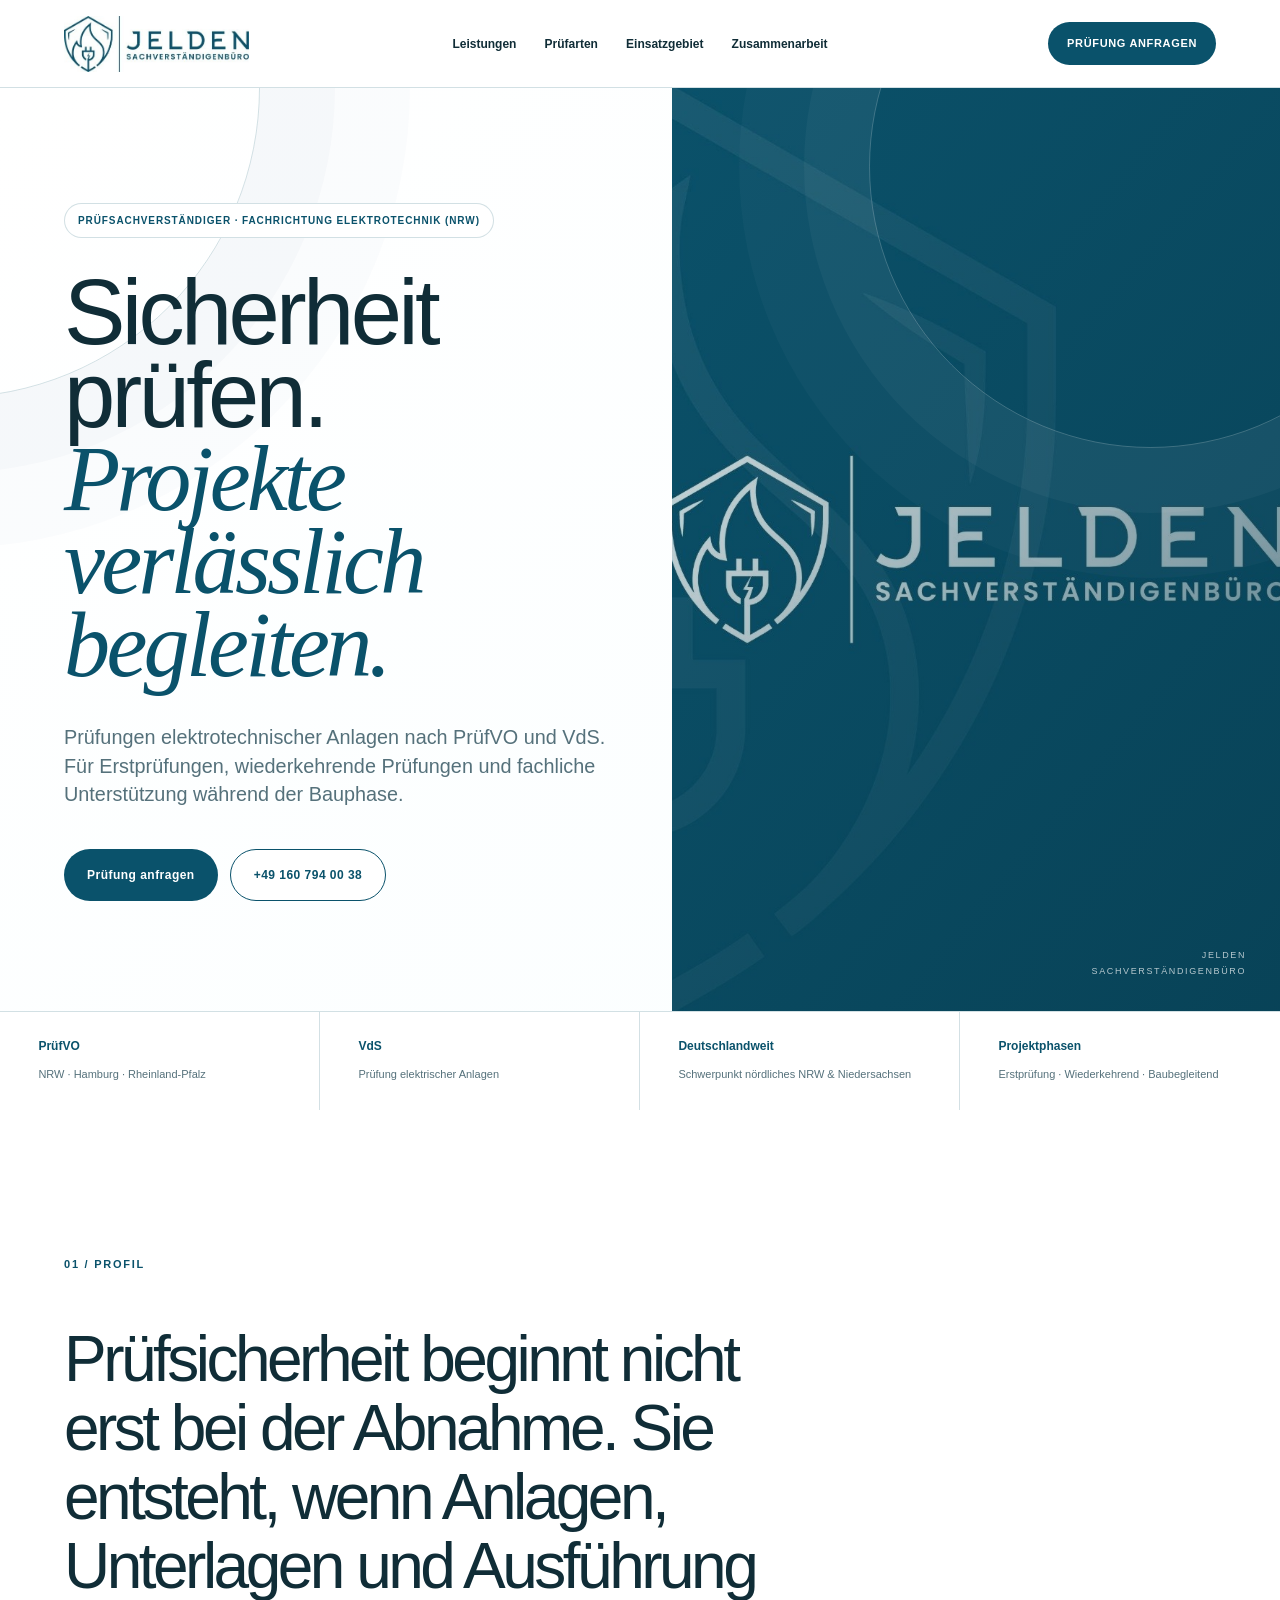
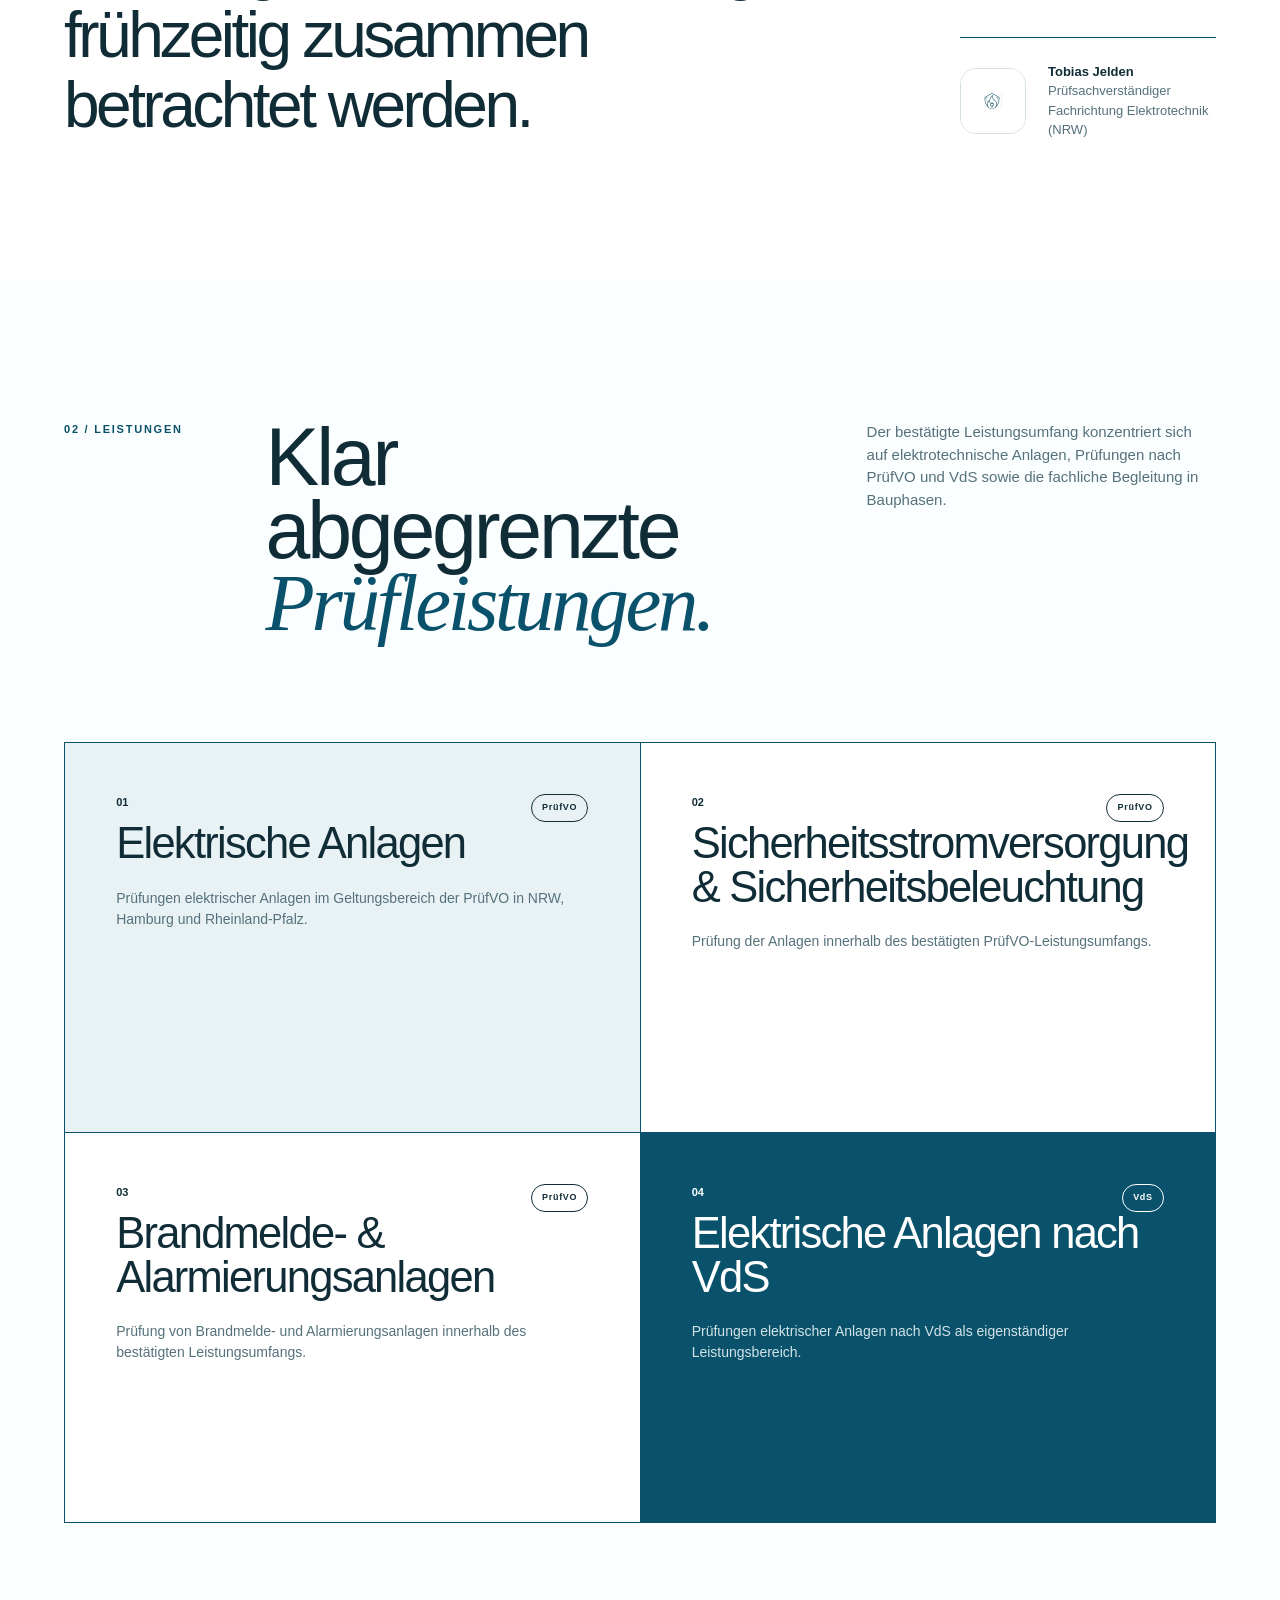
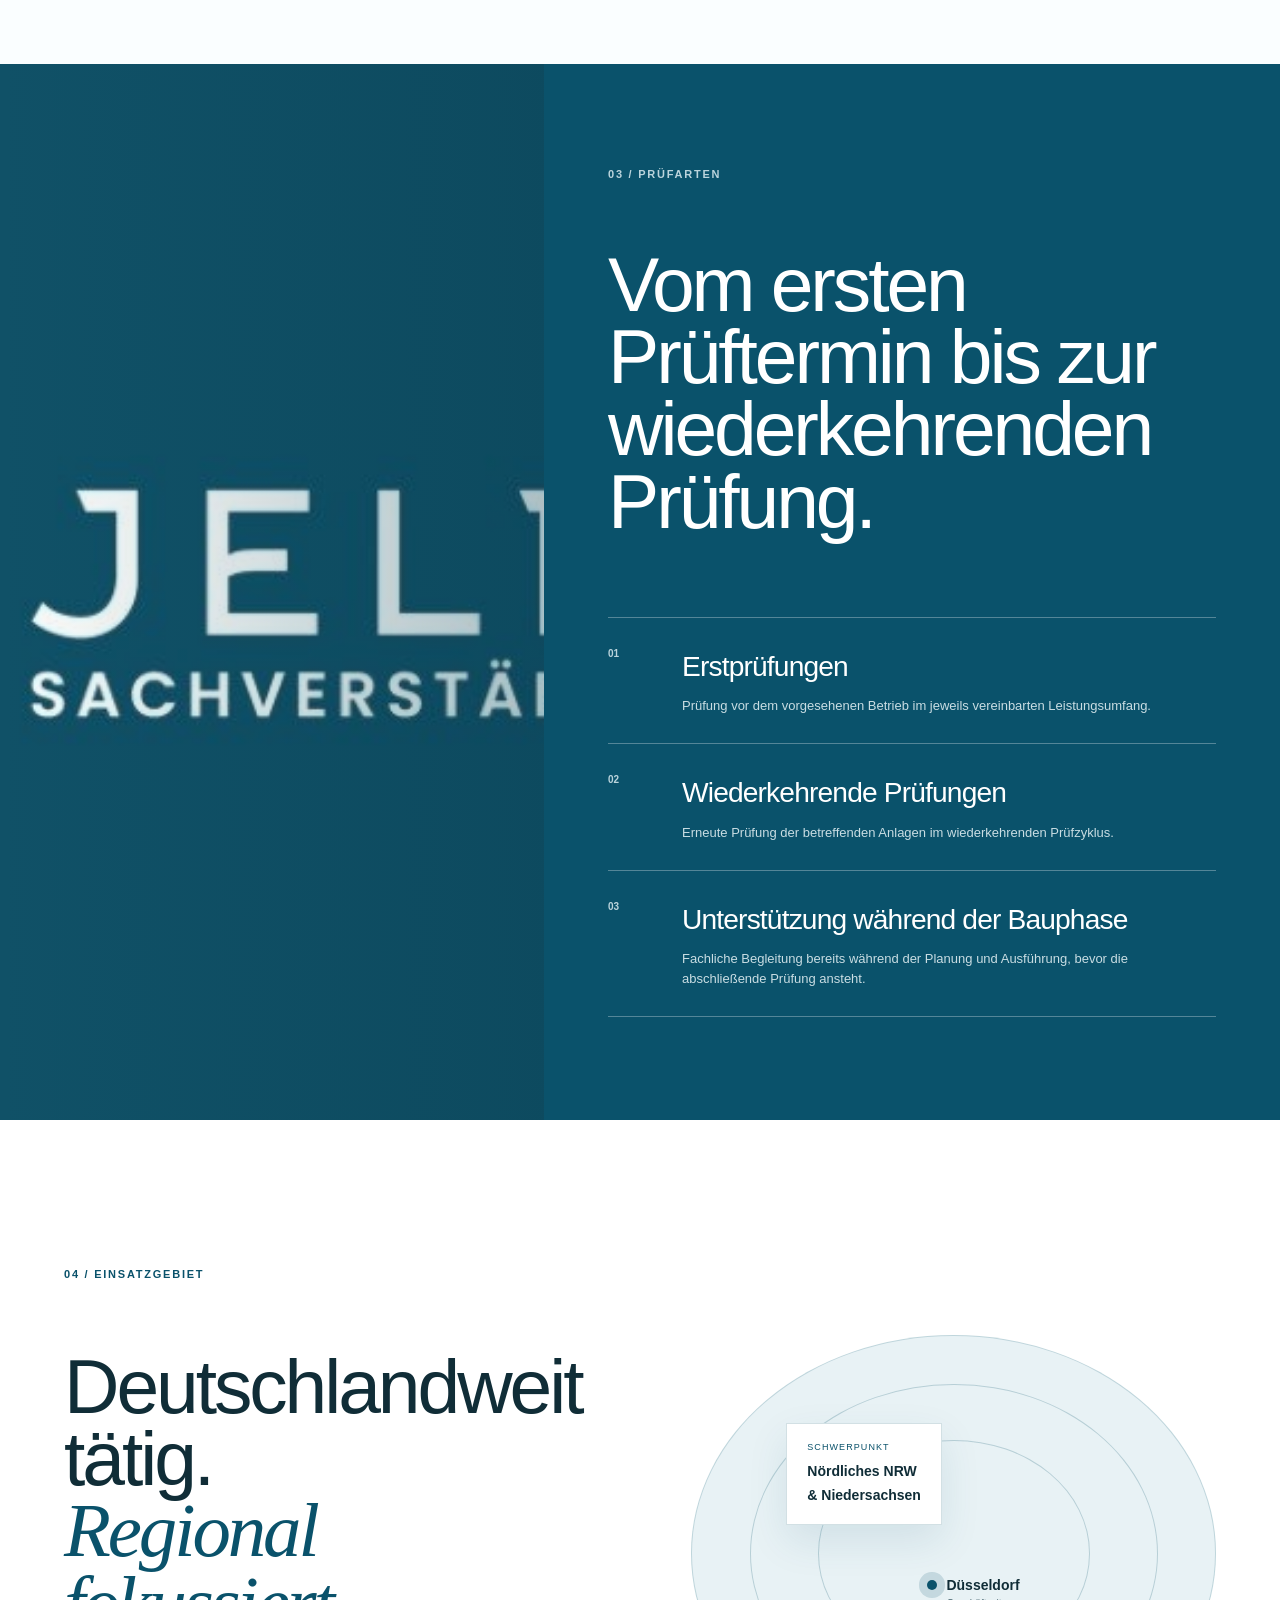
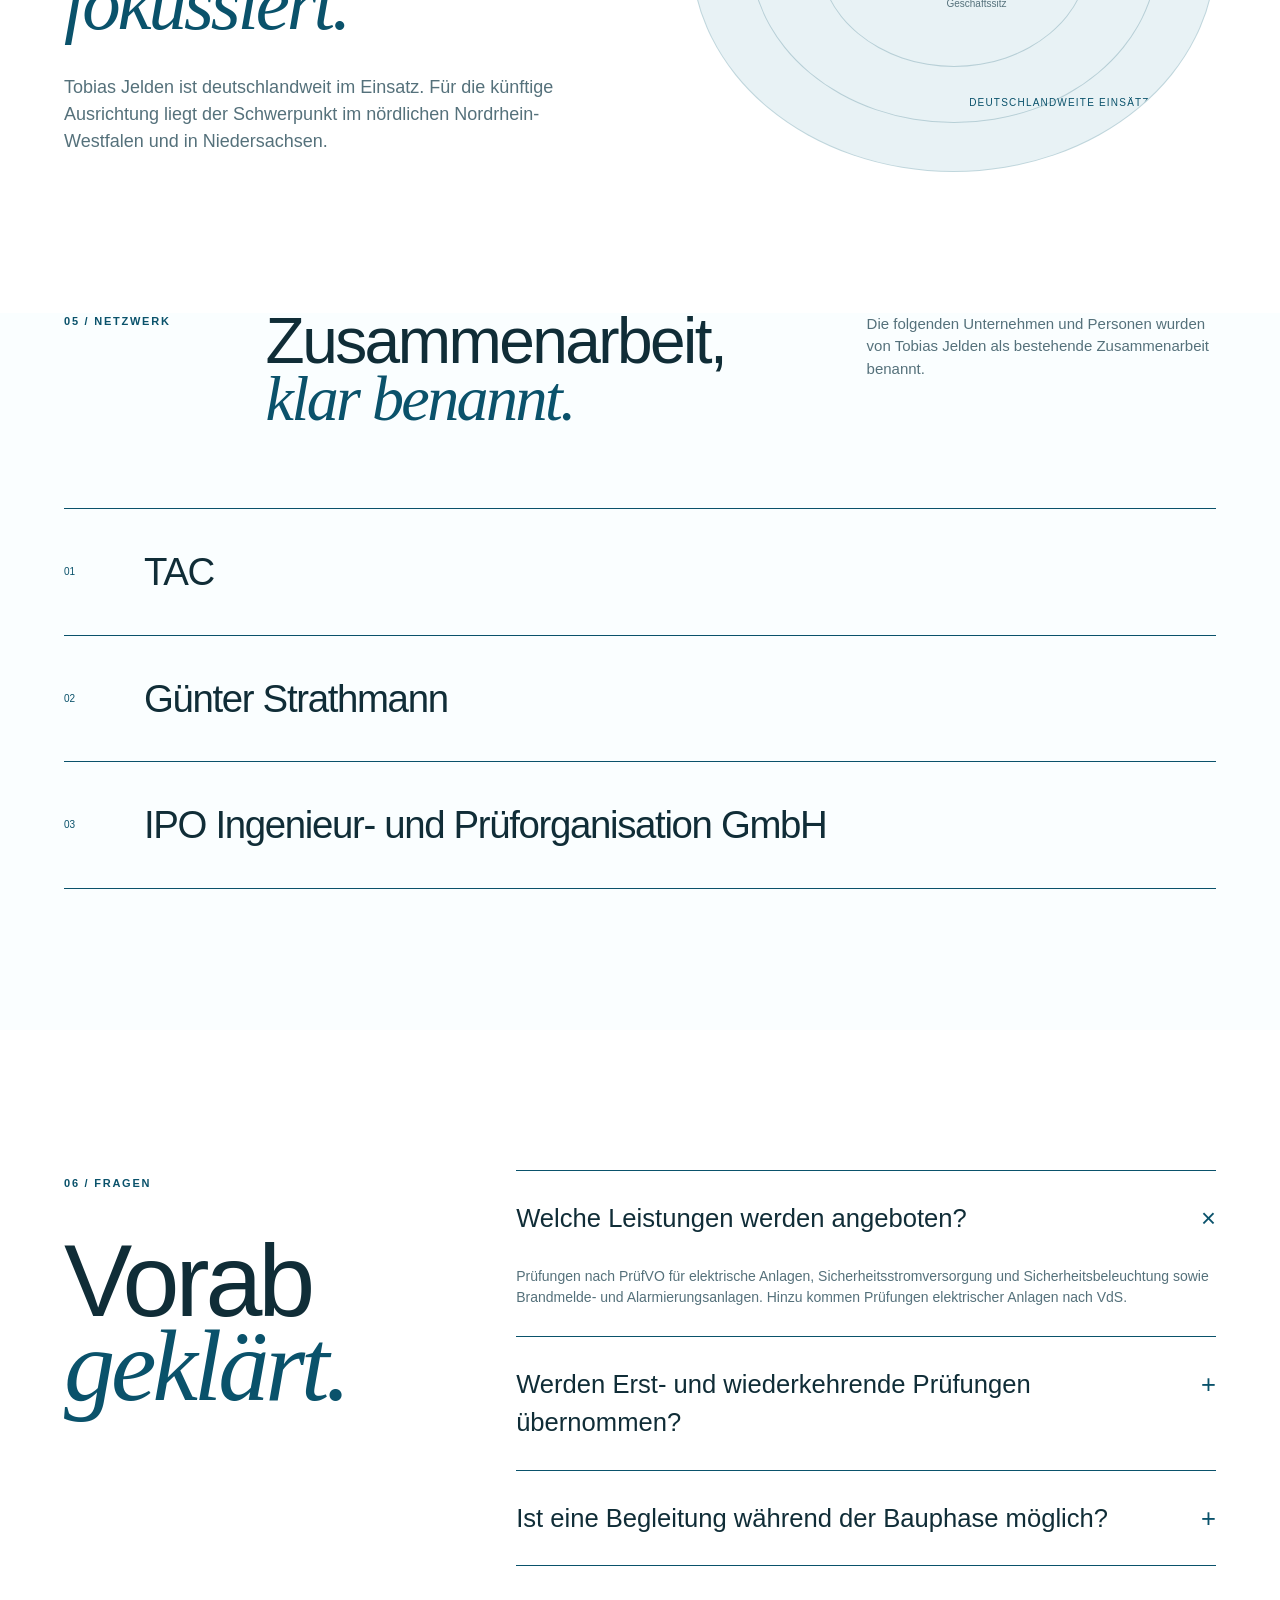
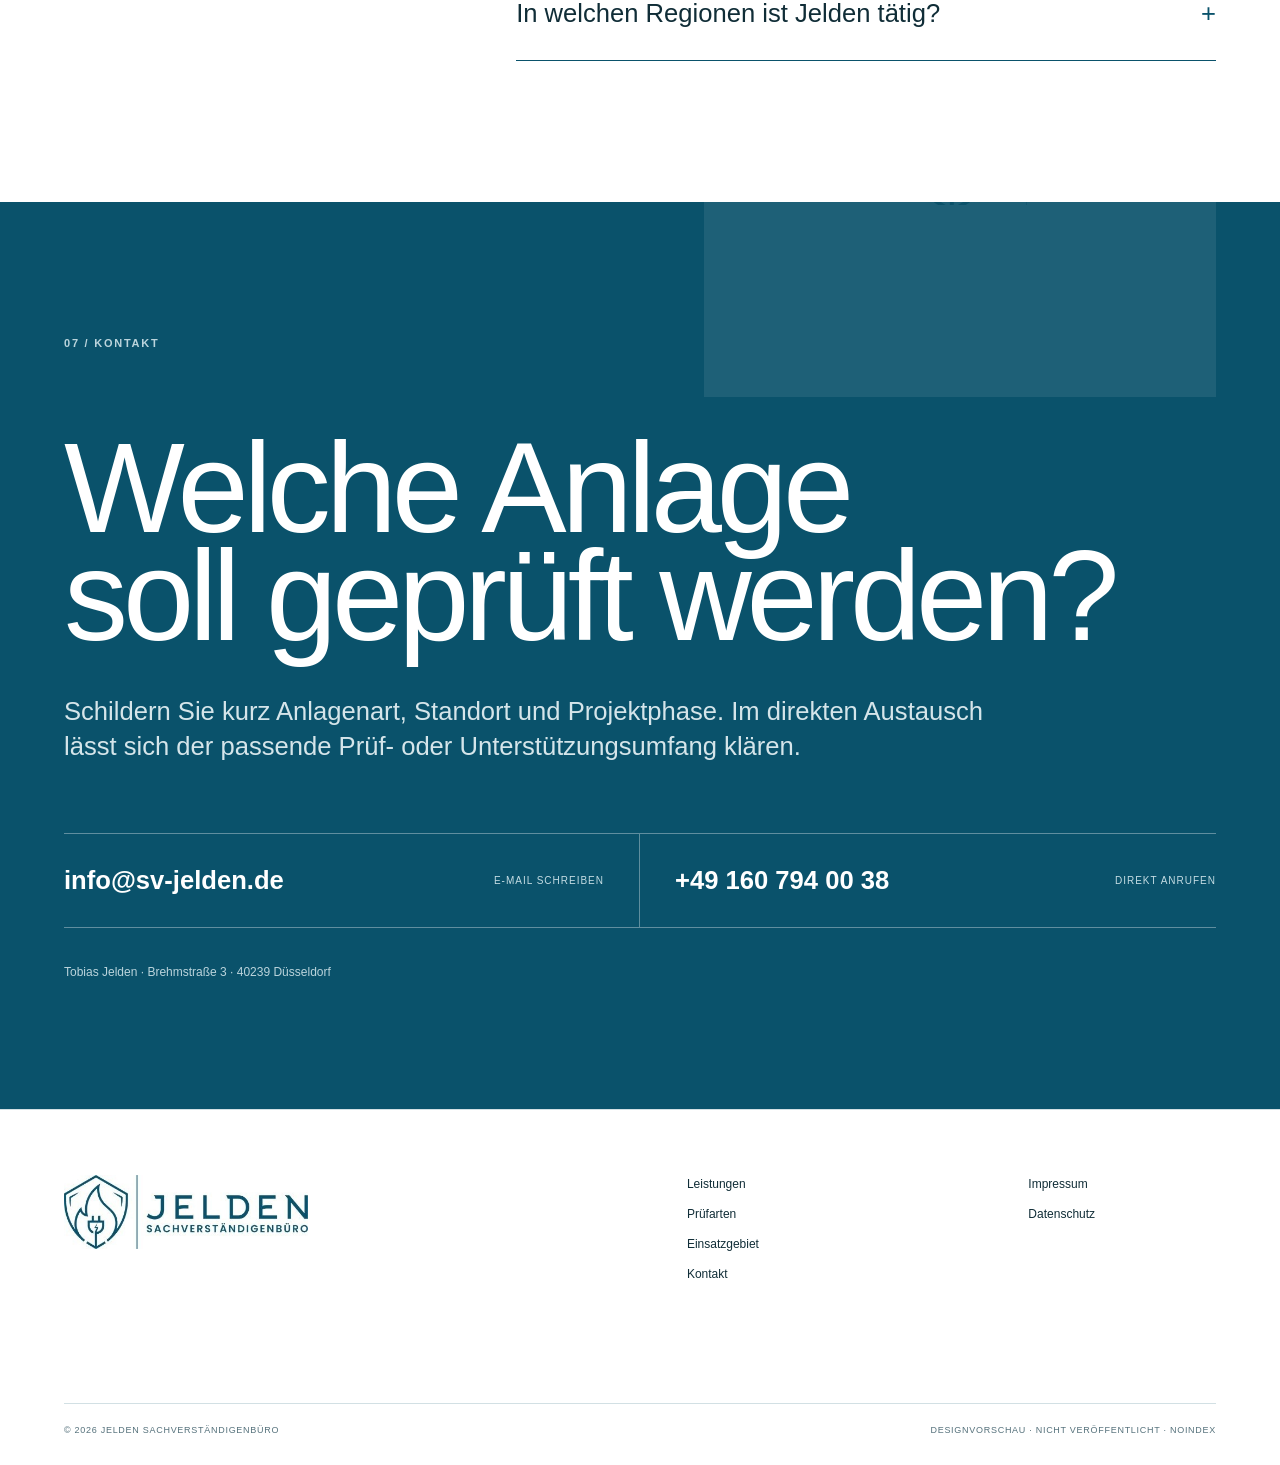
<file: index.html>
<!doctype html>
<html lang="de">
<head>
  <meta charset="utf-8">
  <meta name="viewport" content="width=device-width, initial-scale=1">
  <meta name="robots" content="noindex,nofollow,noarchive">
  <meta name="description" content="Jelden Sachverständigenbüro: Prüfungen elektrotechnischer Anlagen nach PrüfVO und VdS, Erst- und wiederkehrende Prüfungen sowie fachliche Unterstützung während der Bauphase.">
  <meta name="theme-color" content="#0A526B">
  <meta property="og:title" content="Jelden Sachverständigenbüro">
  <meta property="og:description" content="Prüfungen elektrotechnischer Anlagen und fachliche Unterstützung während der Bauphase.">
  <meta property="og:image" content="assets/brand/brand-banner.jpg">
  <title>Jelden Sachverständigenbüro | Prüfsachverständiger Elektrotechnik</title>
  <link rel="icon" href="assets/favicon-32.png?v=4" type="image/png" sizes="32x32">
  <link rel="shortcut icon" href="assets/favicon.ico?v=4">
  <link rel="apple-touch-icon" href="assets/apple-touch-icon.png?v=4">
  <link rel="stylesheet" href="styles.css?v=4">
  <script src="script.js?v=4" defer></script>
</head>
<body>
  <a class="skip-link" href="#main">Zum Inhalt springen</a>

  <header class="site-header" data-header>
    <a class="brand" href="#top" aria-label="Jelden Sachverständigenbüro Startseite">
      <img src="assets/brand/logo-horizontal.jpg" alt="Jelden Sachverständigenbüro">
    </a>
    <button class="menu-toggle" type="button" aria-expanded="false" aria-controls="main-nav" data-menu-toggle>
      <span></span><span></span><span class="sr-only">Menü öffnen</span>
    </button>
    <nav class="main-nav" id="main-nav" aria-label="Hauptnavigation" data-nav>
      <a href="#leistungen">Leistungen</a>
      <a href="#pruefarten">Prüfarten</a>
      <a href="#einsatzgebiet">Einsatzgebiet</a>
      <a href="#zusammenarbeit">Zusammenarbeit</a>
    </nav>
    <a class="header-cta" href="#kontakt">Prüfung anfragen</a>
  </header>

  <main id="main">
    <section class="hero" id="top" aria-labelledby="hero-title">
      <div class="hero-copy">
        <span class="eyebrow">Prüfsachverständiger · Fachrichtung Elektrotechnik (NRW)</span>
        <h1 id="hero-title">Sicherheit prüfen.<br><em>Projekte verlässlich begleiten.</em></h1>
        <p class="hero-lead">Prüfungen elektrotechnischer Anlagen nach PrüfVO und VdS. Für Erstprüfungen, wiederkehrende Prüfungen und fachliche Unterstützung während der Bauphase.</p>
        <div class="hero-actions">
          <a class="button button-primary" href="mailto:info@sv-jelden.de?subject=Anfrage%20Prüfung%20elektrotechnischer%20Anlagen">Prüfung anfragen</a>
          <a class="button button-secondary" href="tel:+491607940038">+49 160 794 00 38</a>
        </div>
      </div>
      <div class="hero-visual" aria-hidden="true">
        <img src="assets/brand/brand-square.jpg" alt="">
        <div class="hero-orbit"></div>
        <span class="visual-note">JELDEN<br>SACHVERSTÄNDIGENBÜRO</span>
      </div>
      <div class="hero-facts" aria-label="Leistungsübersicht">
        <div><strong>PrüfVO</strong><span>NRW · Hamburg · Rheinland-Pfalz</span></div>
        <div><strong>VdS</strong><span>Prüfung elektrischer Anlagen</span></div>
        <div><strong>Deutschlandweit</strong><span>Schwerpunkt nördliches NRW & Niedersachsen</span></div>
        <div><strong>Projektphasen</strong><span>Erstprüfung · Wiederkehrend · Baubegleitend</span></div>
      </div>
    </section>

    <section class="intro section" aria-labelledby="intro-title">
      <span class="section-index">01 / Profil</span>
      <div class="intro-content">
        <p class="statement" id="intro-title">Prüfsicherheit beginnt nicht erst bei der Abnahme. Sie entsteht, wenn Anlagen, Unterlagen und Ausführung frühzeitig zusammen betrachtet werden.</p>
        <div class="intro-aside">
          <img src="assets/brand/brand-mark.png" alt="Bildmarke Jelden Sachverständigenbüro">
          <p><strong>Tobias Jelden</strong><br>Prüfsachverständiger<br>Fachrichtung Elektrotechnik (NRW)</p>
        </div>
      </div>
    </section>

    <section class="services section" id="leistungen" aria-labelledby="services-title">
      <div class="section-heading">
        <span class="section-index">02 / Leistungen</span>
        <h2 id="services-title">Klar abgegrenzte<br><em>Prüfleistungen.</em></h2>
        <p>Der bestätigte Leistungsumfang konzentriert sich auf elektrotechnische Anlagen, Prüfungen nach PrüfVO und VdS sowie die fachliche Begleitung in Bauphasen.</p>
      </div>

      <div class="service-grid">
        <article class="service-card service-card-featured">
          <span class="card-no">01</span>
          <span class="card-tag">PrüfVO</span>
          <h3>Elektrische Anlagen</h3>
          <p>Prüfungen elektrischer Anlagen im Geltungsbereich der PrüfVO in NRW, Hamburg und Rheinland-Pfalz.</p>
        </article>
        <article class="service-card">
          <span class="card-no">02</span>
          <span class="card-tag">PrüfVO</span>
          <h3>Sicherheitsstromversorgung & Sicherheitsbeleuchtung</h3>
          <p>Prüfung der Anlagen innerhalb des bestätigten PrüfVO-Leistungsumfangs.</p>
        </article>
        <article class="service-card">
          <span class="card-no">03</span>
          <span class="card-tag">PrüfVO</span>
          <h3>Brandmelde- & Alarmierungsanlagen</h3>
          <p>Prüfung von Brandmelde- und Alarmierungsanlagen innerhalb des bestätigten Leistungsumfangs.</p>
        </article>
        <article class="service-card service-card-dark">
          <span class="card-no">04</span>
          <span class="card-tag">VdS</span>
          <h3>Elektrische Anlagen nach VdS</h3>
          <p>Prüfungen elektrischer Anlagen nach VdS als eigenständiger Leistungsbereich.</p>
        </article>
      </div>
    </section>

    <section class="modes" id="pruefarten" aria-labelledby="modes-title">
      <div class="modes-brand" aria-hidden="true"><img src="assets/brand/brand-banner.jpg" alt=""></div>
      <div class="modes-copy">
        <span class="section-index section-index-light">03 / Prüfarten</span>
        <h2 id="modes-title">Vom ersten Prüftermin bis zur wiederkehrenden Prüfung.</h2>
        <div class="mode-list">
          <article><span>01</span><div><h3>Erstprüfungen</h3><p>Prüfung vor dem vorgesehenen Betrieb im jeweils vereinbarten Leistungsumfang.</p></div></article>
          <article><span>02</span><div><h3>Wiederkehrende Prüfungen</h3><p>Erneute Prüfung der betreffenden Anlagen im wiederkehrenden Prüfzyklus.</p></div></article>
          <article><span>03</span><div><h3>Unterstützung während der Bauphase</h3><p>Fachliche Begleitung bereits während der Planung und Ausführung, bevor die abschließende Prüfung ansteht.</p></div></article>
        </div>
      </div>
    </section>

    <section class="region section" id="einsatzgebiet" aria-labelledby="region-title">
      <span class="section-index">04 / Einsatzgebiet</span>
      <div class="region-grid">
        <div>
          <h2 id="region-title">Deutschlandweit tätig.<br><em>Regional fokussiert.</em></h2>
          <p>Tobias Jelden ist deutschlandweit im Einsatz. Für die künftige Ausrichtung liegt der Schwerpunkt im nördlichen Nordrhein-Westfalen und in Niedersachsen.</p>
        </div>
        <div class="region-map" aria-label="Regionale Einordnung">
          <div class="region-ring region-ring-one"></div>
          <div class="region-ring region-ring-two"></div>
          <div class="region-point"><i></i><strong>Düsseldorf</strong><span>Geschäftssitz</span></div>
          <div class="region-focus"><span>Schwerpunkt</span><strong>Nördliches NRW<br>& Niedersachsen</strong></div>
          <div class="region-wide">Deutschlandweite Einsätze</div>
        </div>
      </div>
    </section>

    <section class="partners section" id="zusammenarbeit" aria-labelledby="partners-title">
      <div class="section-heading compact">
        <span class="section-index">05 / Netzwerk</span>
        <h2 id="partners-title">Zusammenarbeit,<br><em>klar benannt.</em></h2>
        <p>Die folgenden Unternehmen und Personen wurden von Tobias Jelden als bestehende Zusammenarbeit benannt.</p>
      </div>
      <div class="partner-list">
        <div><span>01</span><strong>TAC</strong></div>
        <div><span>02</span><strong>Günter Strathmann</strong></div>
        <div><span>03</span><strong>IPO Ingenieur- und Prüforganisation GmbH</strong></div>
      </div>
    </section>

    <section class="faq section" aria-labelledby="faq-title">
      <div class="faq-head"><span class="section-index">06 / Fragen</span><h2 id="faq-title">Vorab<br><em>geklärt.</em></h2></div>
      <div class="accordion" data-accordion>
        <article class="accordion-item">
          <button aria-expanded="true"><span>Welche Leistungen werden angeboten?</span><i>×</i></button>
          <div class="accordion-panel"><p>Prüfungen nach PrüfVO für elektrische Anlagen, Sicherheitsstromversorgung und Sicherheitsbeleuchtung sowie Brandmelde- und Alarmierungsanlagen. Hinzu kommen Prüfungen elektrischer Anlagen nach VdS.</p></div>
        </article>
        <article class="accordion-item">
          <button aria-expanded="false"><span>Werden Erst- und wiederkehrende Prüfungen übernommen?</span><i>+</i></button>
          <div class="accordion-panel"><p>Ja. Beide Prüfarten gehören zum bestätigten Leistungsumfang.</p></div>
        </article>
        <article class="accordion-item">
          <button aria-expanded="false"><span>Ist eine Begleitung während der Bauphase möglich?</span><i>+</i></button>
          <div class="accordion-panel"><p>Ja. Fachliche Unterstützung während der Bauphase wird neben den eigentlichen Prüfungen angeboten.</p></div>
        </article>
        <article class="accordion-item">
          <button aria-expanded="false"><span>In welchen Regionen ist Jelden tätig?</span><i>+</i></button>
          <div class="accordion-panel"><p>Die Tätigkeit ist deutschlandweit. Der künftige regionale Schwerpunkt liegt im nördlichen NRW und in Niedersachsen. PrüfVO-Leistungen werden für NRW, Hamburg und Rheinland-Pfalz ausgewiesen.</p></div>
        </article>
      </div>
    </section>

    <section class="contact" id="kontakt" aria-labelledby="contact-title">
      <div class="contact-mark" aria-hidden="true"><img src="assets/brand/brand-mark.png" alt=""></div>
      <span class="section-index section-index-light">07 / Kontakt</span>
      <h2 id="contact-title">Welche Anlage<br>soll geprüft werden?</h2>
      <p>Schildern Sie kurz Anlagenart, Standort und Projektphase. Im direkten Austausch lässt sich der passende Prüf- oder Unterstützungsumfang klären.</p>
      <div class="contact-actions">
        <a href="mailto:info@sv-jelden.de?subject=Anfrage%20Jelden%20Sachverständigenbüro"><strong>info@sv-jelden.de</strong><span>E-Mail schreiben</span></a>
        <a href="tel:+491607940038"><strong>+49 160 794 00 38</strong><span>Direkt anrufen</span></a>
      </div>
      <address>Tobias Jelden · Brehmstraße 3 · 40239 Düsseldorf</address>
    </section>
  </main>

  <footer class="site-footer">
    <img src="assets/brand/logo-horizontal.jpg" alt="Jelden Sachverständigenbüro">
    <nav><a href="#leistungen">Leistungen</a><a href="#pruefarten">Prüfarten</a><a href="#einsatzgebiet">Einsatzgebiet</a><a href="#kontakt">Kontakt</a></nav>
    <div class="footer-legal"><button type="button" data-legal="impressum">Impressum</button><button type="button" data-legal="datenschutz">Datenschutz</button></div>
    <div class="footer-meta"><span>© <span data-year></span> Jelden Sachverständigenbüro</span><span>Designvorschau · nicht veröffentlicht · noindex</span></div>
  </footer>

  <dialog class="legal-dialog" data-legal-dialog>
    <button class="dialog-close" type="button" data-legal-close aria-label="Dialog schließen">×</button>
    <div data-legal-content></div>
  </dialog>
</body>
</html>
</file>
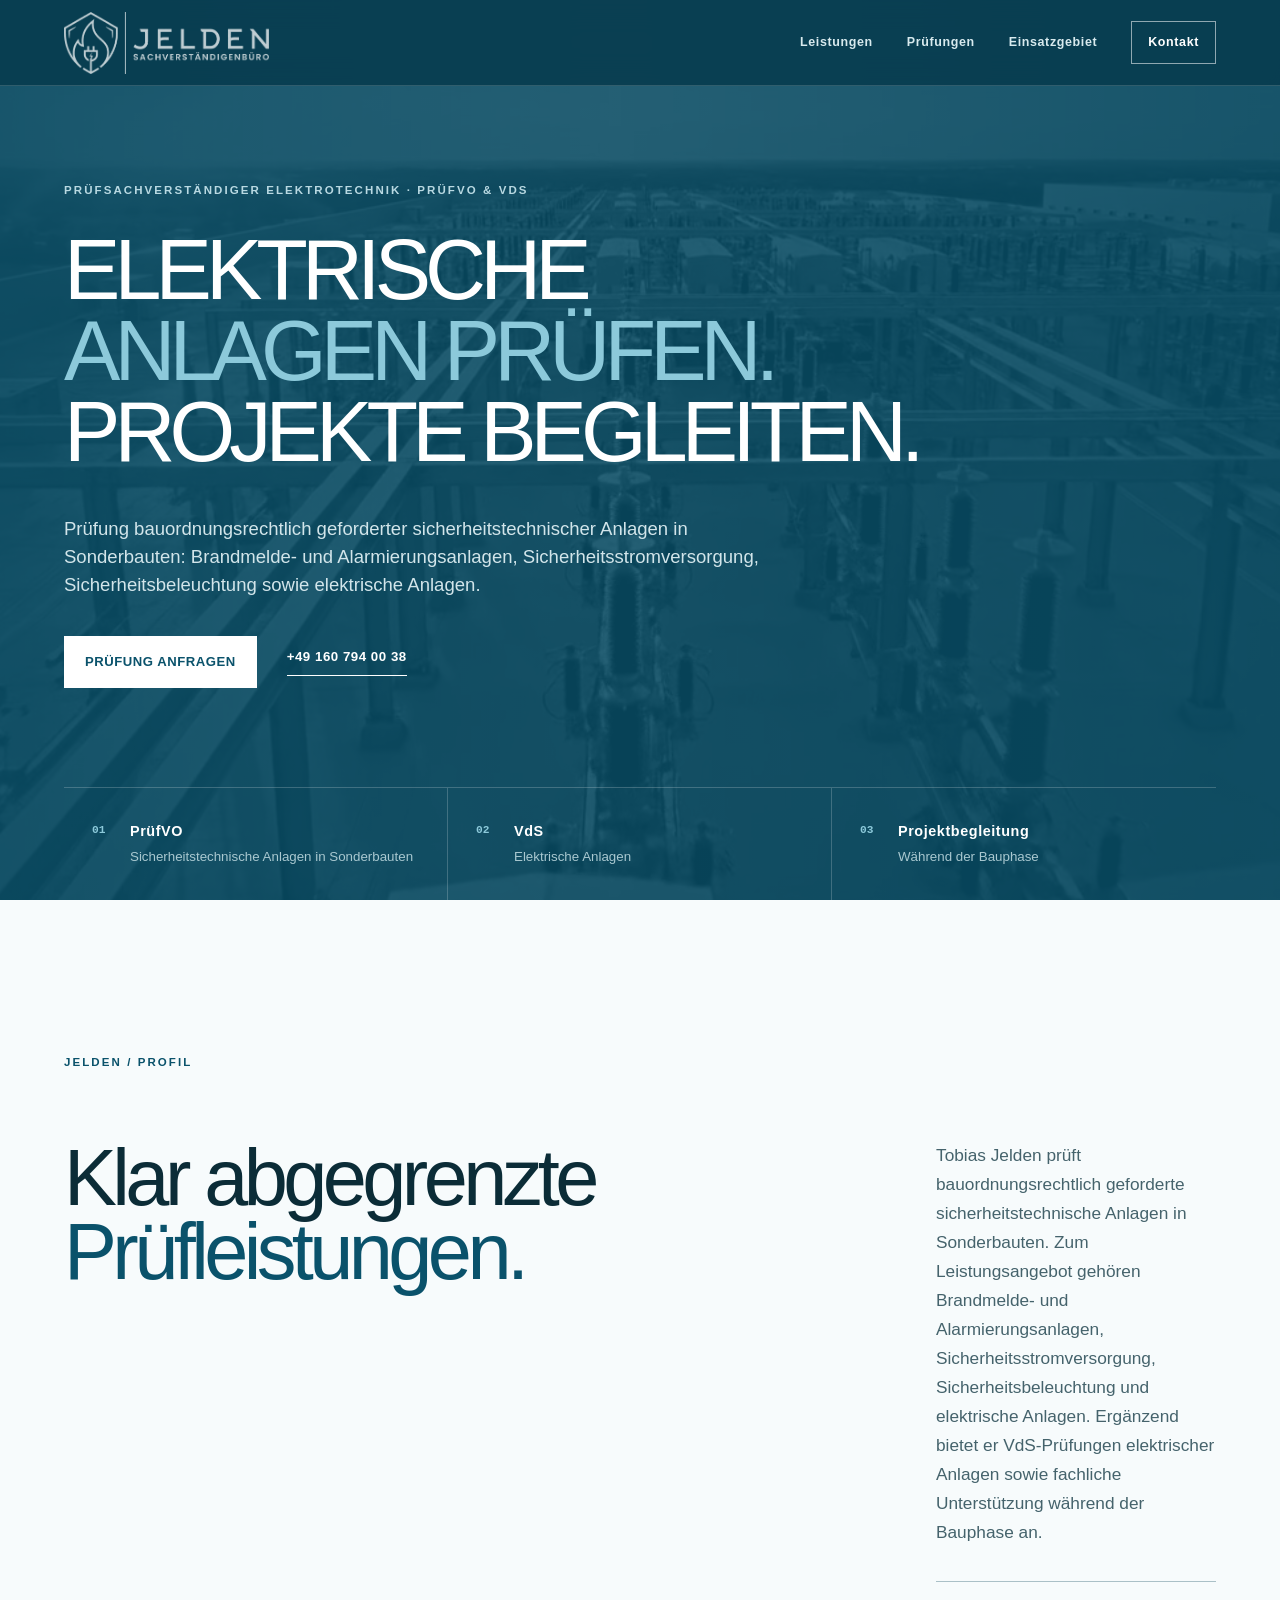
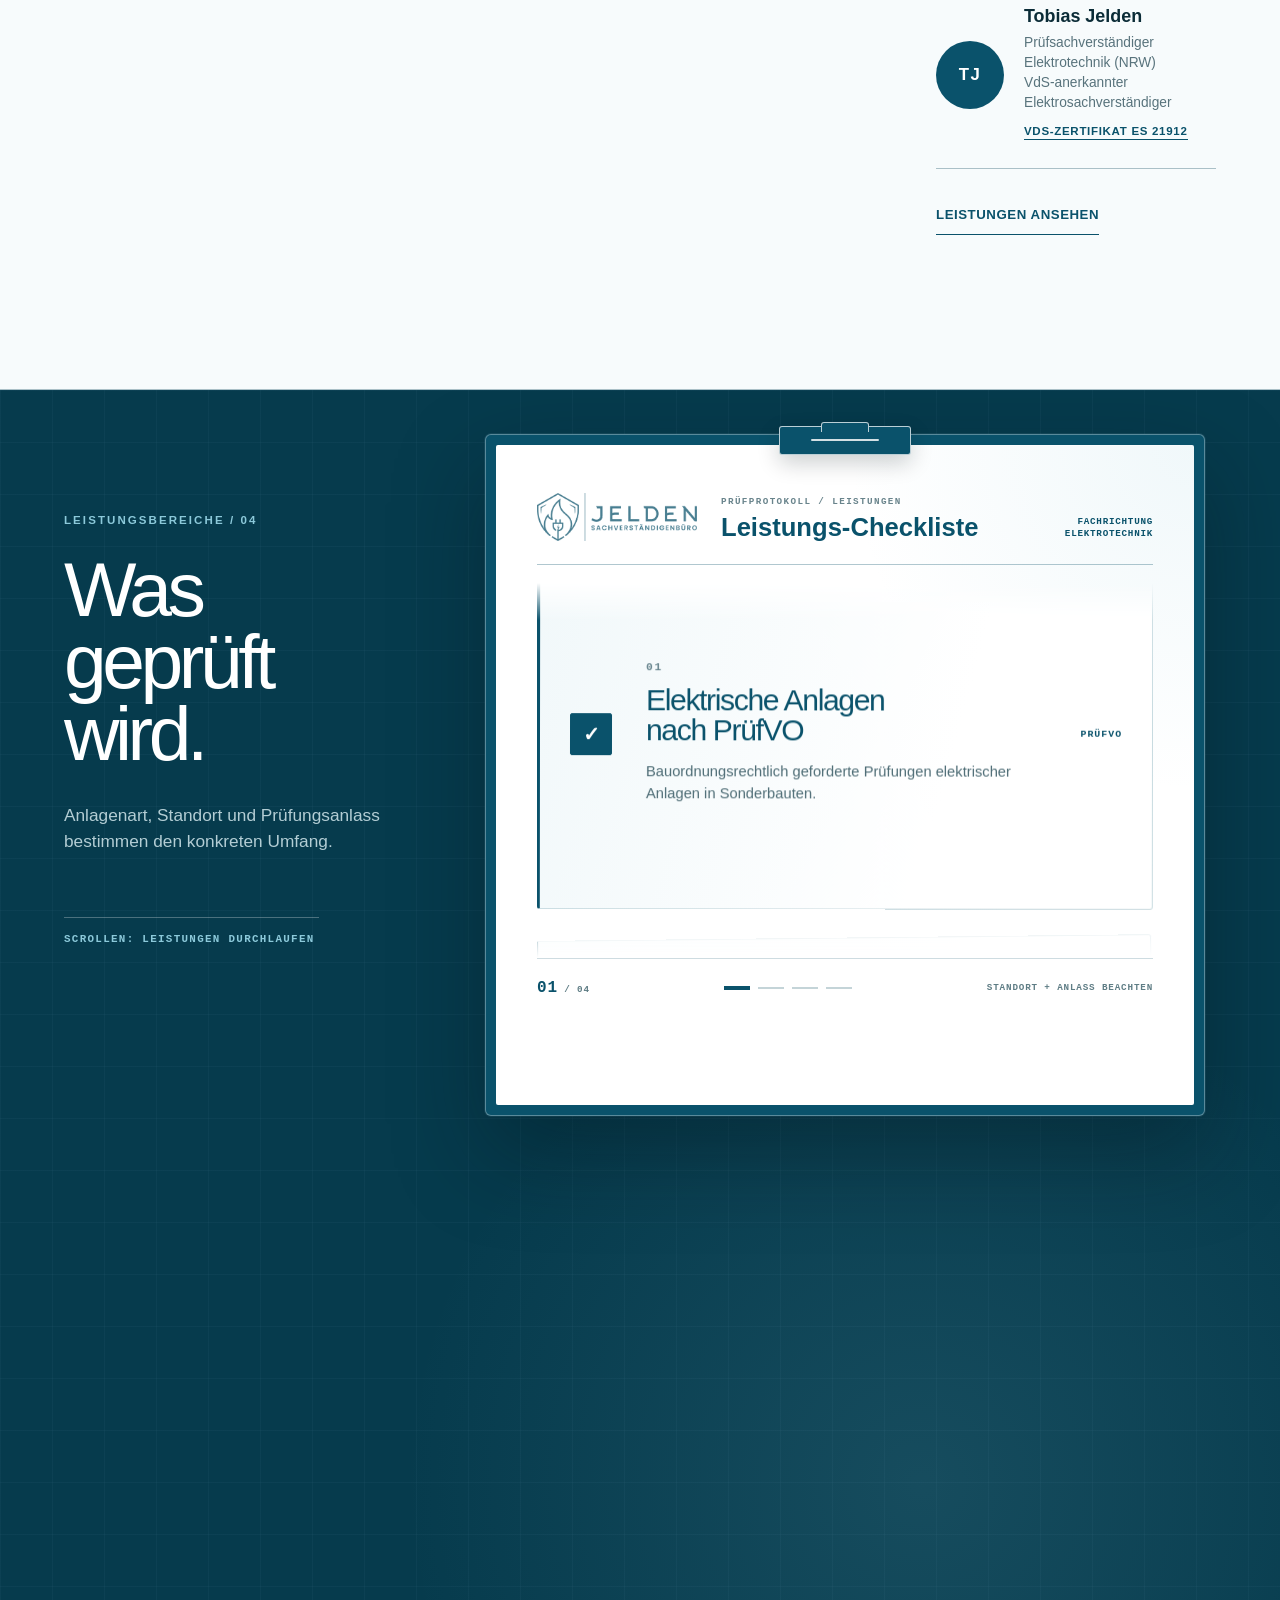
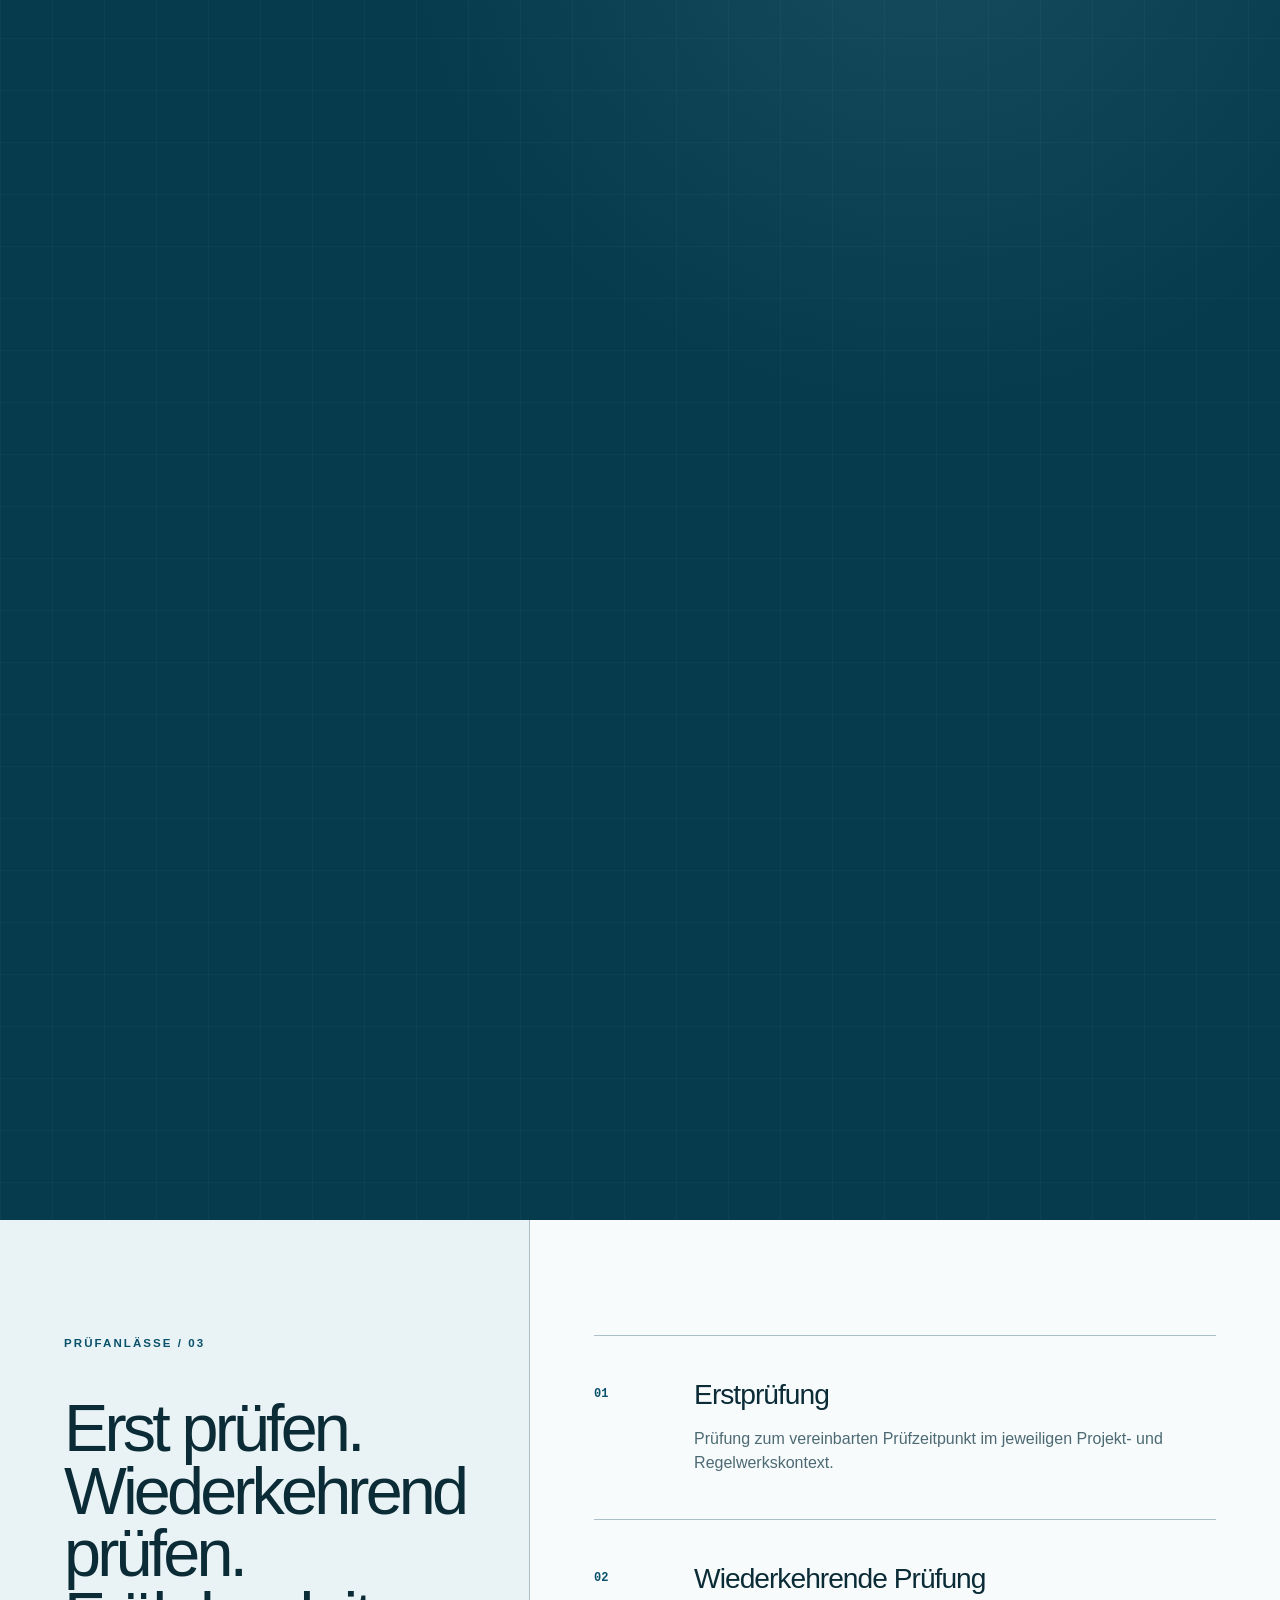
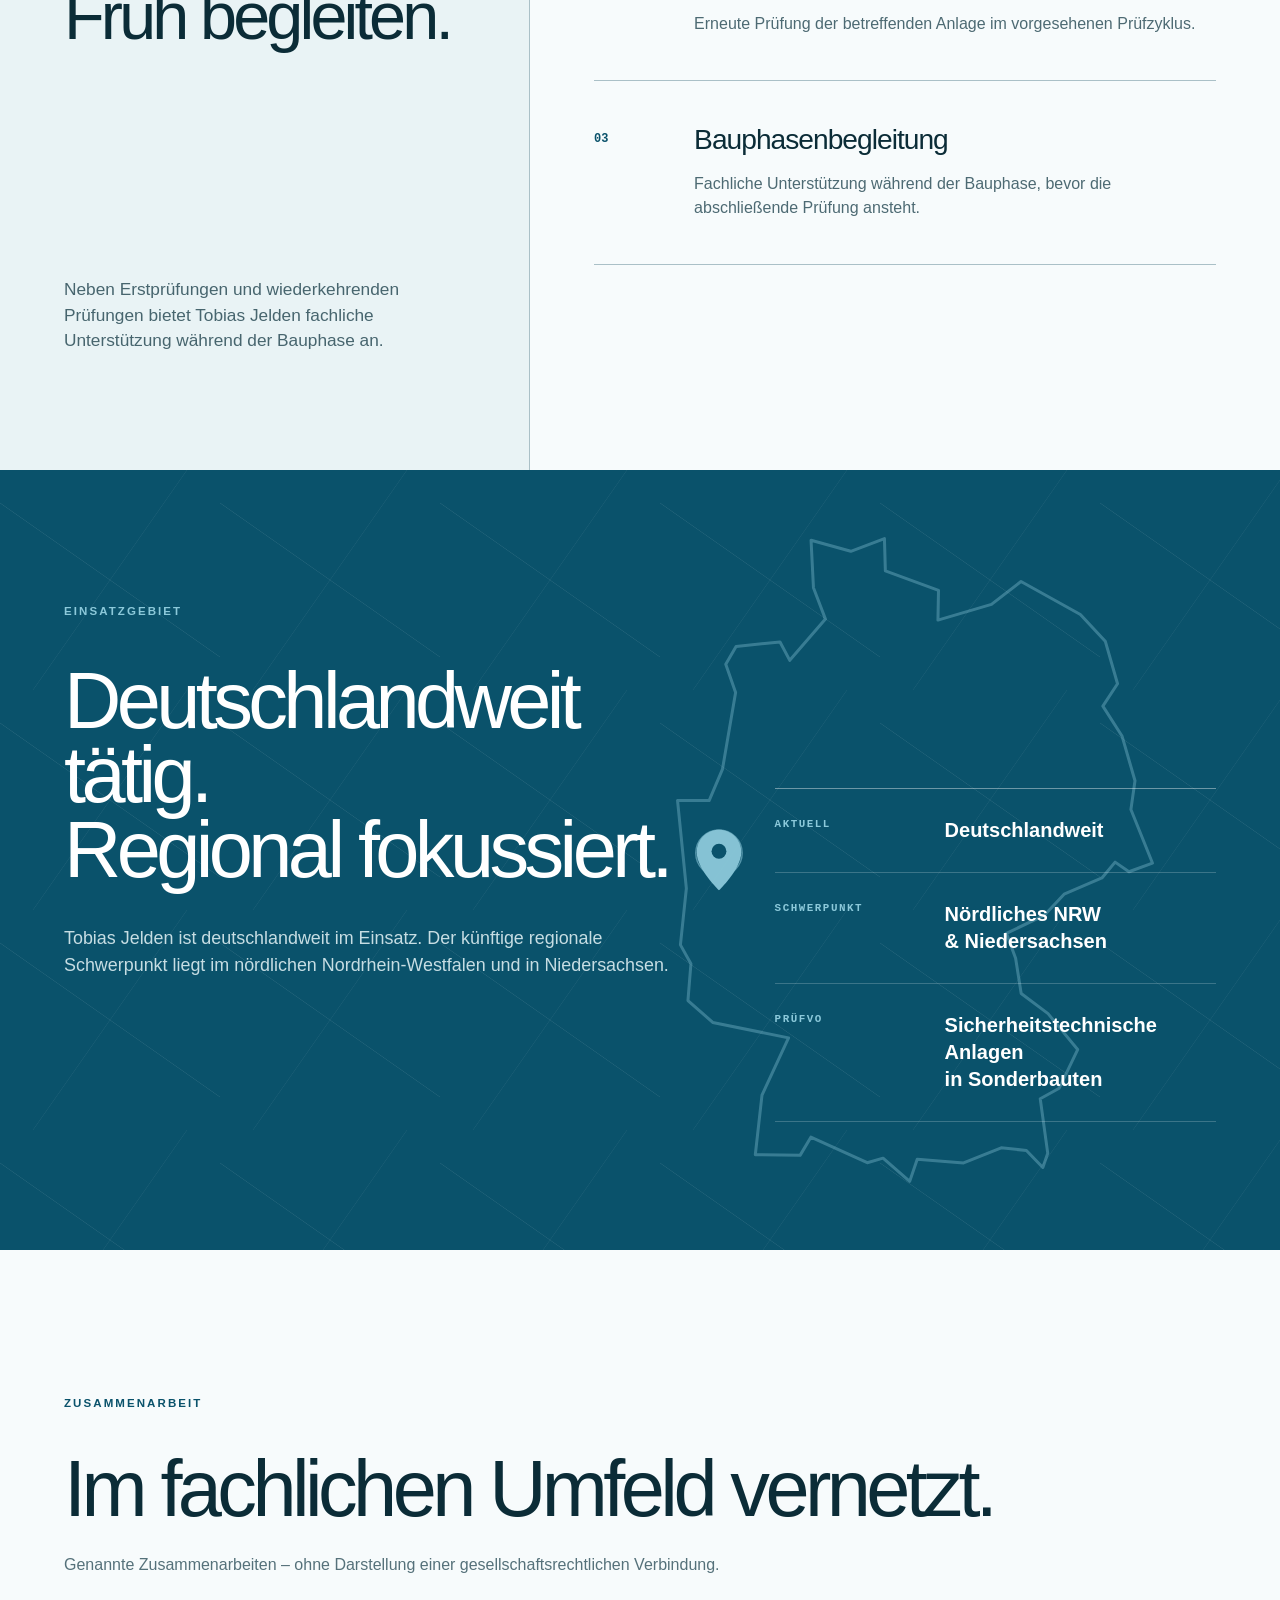
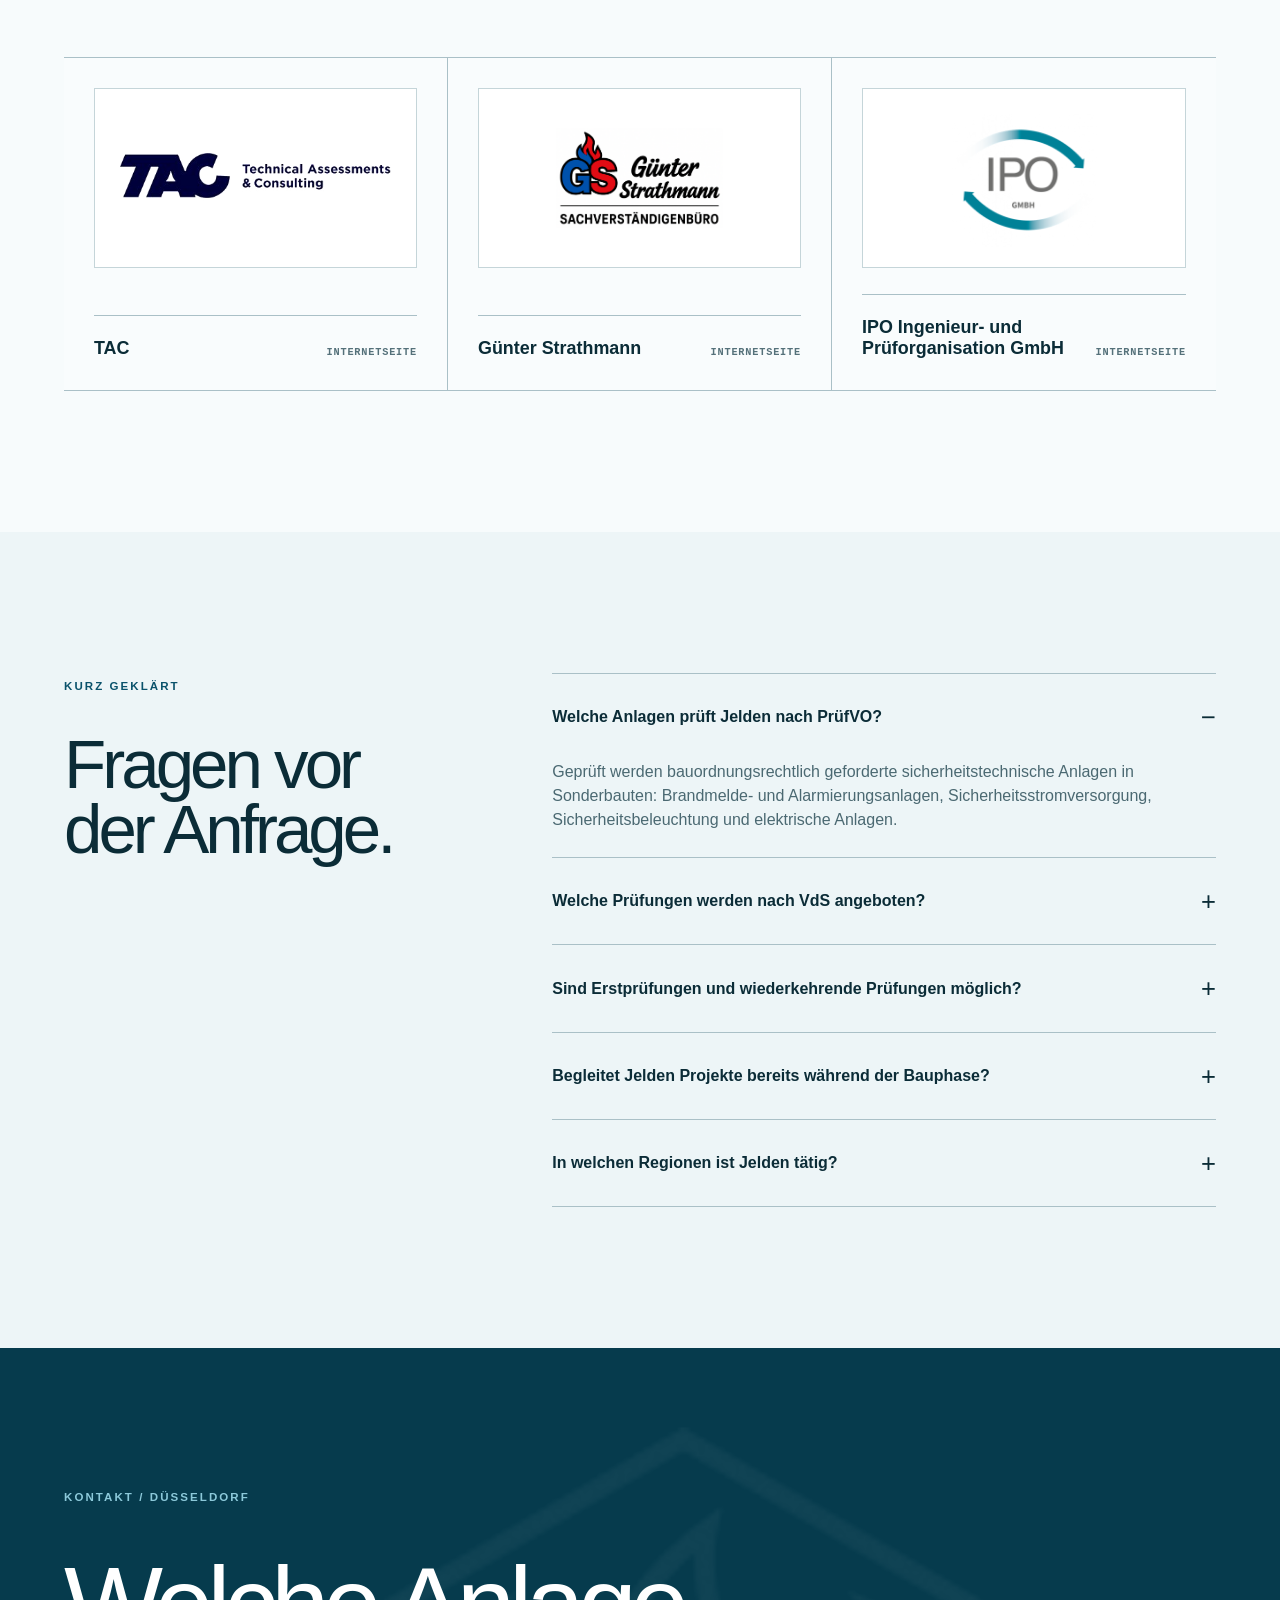
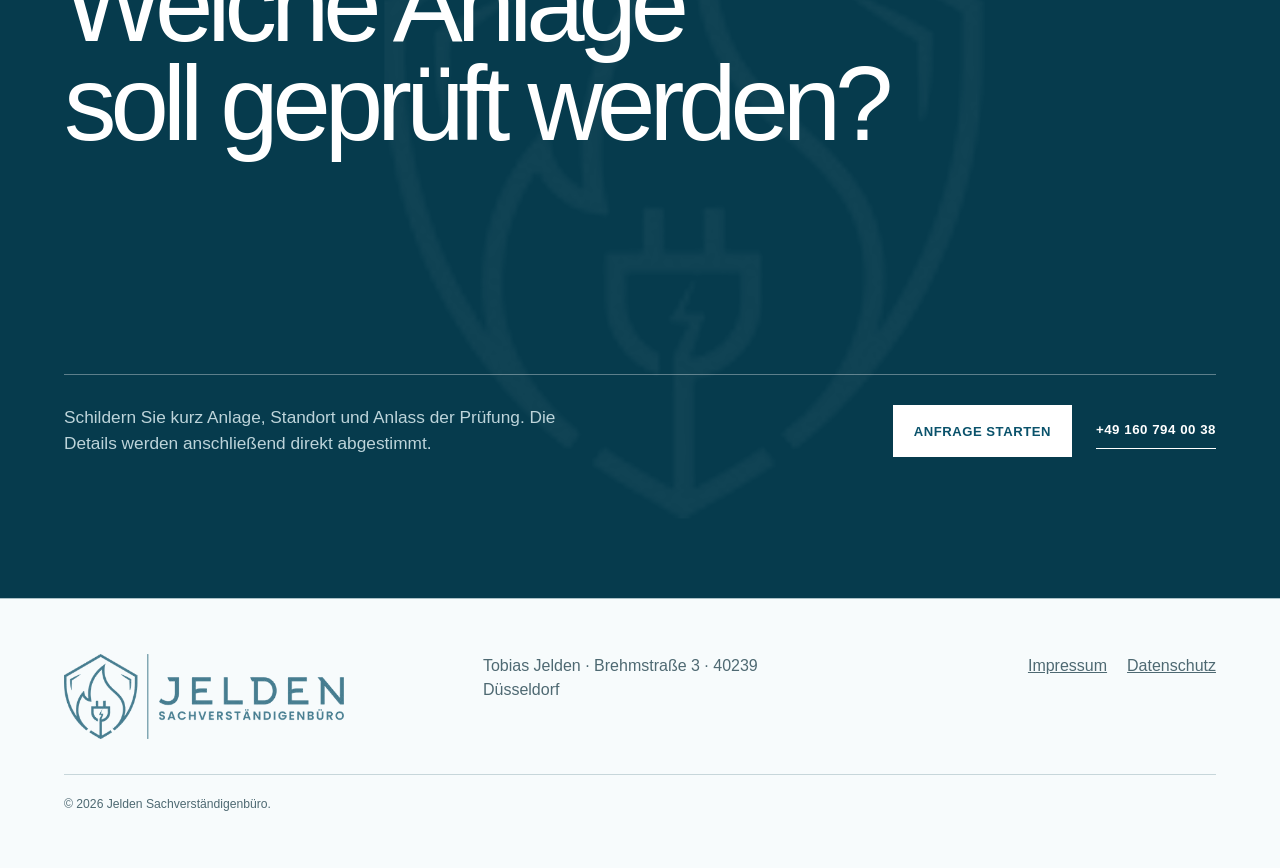
<file: v2/index.html>
<!doctype html>
<html lang="de">
<head>
  <meta charset="utf-8">
  <meta name="viewport" content="width=device-width, initial-scale=1">
  <meta name="robots" content="noindex,nofollow,noarchive">
  <meta name="description" content="Prüfungen elektrischer Anlagen, Sicherheitsstromversorgung, Sicherheitsbeleuchtung sowie Brandmelde- und Alarmierungsanlagen nach PrüfVO und VdS.">
  <meta name="theme-color" content="#0a526b">
  <meta property="og:title" content="Prüfsachverständiger Elektrotechnik | Jelden">
  <meta property="og:description" content="Prüfungen elektrischer Anlagen, Sicherheitsstromversorgung, Sicherheitsbeleuchtung sowie Brandmelde- und Alarmierungsanlagen nach PrüfVO und VdS.">
  <meta property="og:type" content="website">
  <title>Prüfsachverständiger Elektrotechnik | Jelden</title>
  <link rel="icon" href="../assets/favicon.ico?v=5">
  <link rel="apple-touch-icon" href="../assets/apple-touch-icon.png?v=5">
  <link rel="stylesheet" href="styles.css?v=28">
  <script src="script.js?v=13" defer></script>
</head>
<body>
  <a class="skip-link" href="#main">Zum Inhalt springen</a>

  <header class="site-header" data-header>
    <a class="brand" href="#top" aria-label="Jelden Sachverständigenbüro – Start">
      <img src="../assets/brand/logo-white-transparent.png?v=3" alt="Jelden Sachverständigenbüro" width="449" height="136">
    </a>
    <button class="menu-toggle" type="button" aria-label="Menü öffnen" aria-controls="main-nav" aria-expanded="false" data-menu-toggle>
      <span></span><span></span>
    </button>
    <nav class="main-nav" id="main-nav" aria-label="Hauptnavigation" data-nav>
      <a href="#leistungen">Leistungen</a>
      <a href="#pruefungen">Prüfungen</a>
      <a href="#gebiet">Einsatzgebiet</a>
      <a href="#kontakt" class="nav-cta">Kontakt</a>
    </nav>
  </header>

  <main id="main">
    <section class="hero" id="top">
      <div class="hero-media" aria-hidden="true">
        <video class="hero-video hero-video-pruefanlagen" data-hero-video muted autoplay loop playsinline preload="auto" poster="../assets/video/hero-jelden-pruefanlagen.jpg?v=5">
          <source src="../assets/video/hero-jelden-pruefanlagen.mp4?v=5" type="video/mp4">
          <source src="../assets/video/hero-jelden-pruefanlagen.webm?v=5" type="video/webm">
        </video>
      </div>
      <div class="hero-content">
        <p class="kicker">Prüfsachverständiger Elektrotechnik · PrüfVO &amp; VdS</p>
        <h1>ELEKTRISCHE<br><span>ANLAGEN PRÜFEN.</span><br>PROJEKTE BEGLEITEN.</h1>
        <p class="hero-lead">Prüfung bauordnungsrechtlich geforderter sicherheitstechnischer Anlagen in Sonderbauten: Brandmelde- und Alarmierungsanlagen, Sicherheitsstromversorgung, Sicherheitsbeleuchtung sowie elektrische Anlagen.</p>
        <div class="hero-actions">
          <a class="button button-light" href="kontakt.html">Prüfung anfragen</a>
          <a class="text-link" href="tel:+491607940038">+49 160 794 00 38</a>
        </div>
      </div>
      <div class="hero-facts">
        <div><span>01</span><strong>PrüfVO</strong><small>Sicherheitstechnische Anlagen in Sonderbauten</small></div>
        <div><span>02</span><strong>VdS</strong><small>Elektrische Anlagen</small></div>
        <div><span>03</span><strong>Projektbegleitung</strong><small>Während der Bauphase</small></div>
      </div>
    </section>

    <section class="statement" aria-labelledby="statement-title">
      <div class="section-code">JELDEN / PROFIL</div>
      <h2 id="statement-title">Klar abgegrenzte<br><span>Prüfleistungen.</span></h2>
      <div class="statement-copy">
        <p>Tobias Jelden prüft bauordnungsrechtlich geforderte sicherheitstechnische Anlagen in Sonderbauten. Zum Leistungsangebot gehören Brandmelde- und Alarmierungsanlagen, Sicherheitsstromversorgung, Sicherheitsbeleuchtung und elektrische Anlagen. Ergänzend bietet er VdS-Prüfungen elektrischer Anlagen sowie fachliche Unterstützung während der Bauphase an.</p>
        <div class="profile-proof" aria-label="Qualifikation von Tobias Jelden">
          <span class="profile-monogram" aria-hidden="true">TJ</span>
          <div>
            <strong>Tobias Jelden</strong>
            <span>Prüfsachverständiger Elektrotechnik (NRW)<br>VdS-anerkannter Elektrosachverständiger</span>
            <a href="https://vds.de/zertifikate/zertifikat/3F853292" target="_blank" rel="noopener noreferrer">VdS-Zertifikat ES 21912</a>
          </div>
        </div>
        <a class="line-link" href="#leistungen">Leistungen ansehen</a>
      </div>
    </section>

    <section class="services" id="leistungen" aria-labelledby="services-title" data-clipboard-section>
      <header class="services-intro dark-head">
        <span class="section-code">LEISTUNGSBEREICHE / 04</span>
        <h2 id="services-title">Was geprüft wird.</h2>
        <p>Anlagenart, Standort und Prüfungsanlass bestimmen den konkreten Umfang.</p>
        <span class="scroll-note" aria-hidden="true">Scrollen: Leistungen durchlaufen</span>
      </header>
      <div class="clipboard-track">
        <div class="clipboard-stage">
          <div class="clipboard" data-clipboard data-current-service="01">
            <div class="clipboard-clip" aria-hidden="true"><span></span></div>
            <div class="clipboard-sheet">
              <div class="sheet-head">
                <img class="sheet-logo" src="../assets/brand/logo-teal-transparent.png" alt="Jelden Sachverständigenbüro" width="449" height="136">
                <div><span>PRÜFPROTOKOLL / LEISTUNGEN</span><strong>Leistungs-Checkliste</strong></div>
                <small>Fachrichtung<br>Elektrotechnik</small>
              </div>
              <div class="service-list" aria-label="Vier Leistungsbereiche, die beim Scrollen nacheinander angezeigt werden">
                <article class="service-row is-active is-checked" data-clipboard-item>
                  <span class="service-check" aria-hidden="true">✓</span>
                  <div><span class="service-number">01</span><h3>Elektrische Anlagen nach PrüfVO</h3><p>Bauordnungsrechtlich geforderte Prüfungen elektrischer Anlagen in Sonderbauten.</p></div>
                  <span class="service-tag">PRÜFVO</span>
                </article>
                <article class="service-row" data-clipboard-item>
                  <span class="service-check" aria-hidden="true">✓</span>
                  <div><span class="service-number">02</span><h3>Sicherheitsstrom&shy;versorgung &amp; Sicherheits&shy;beleuchtung</h3><p>Prüfungen von Sicherheitsstromversorgungs- und Sicherheitsbeleuchtungsanlagen nach PrüfVO.</p></div>
                  <span class="service-tag">PRÜFVO</span>
                </article>
                <article class="service-row" data-clipboard-item>
                  <span class="service-check" aria-hidden="true">✓</span>
                  <div><span class="service-number">03</span><h3>Brandmelde- &amp; Alarmierungs&shy;anlagen</h3><p>Prüfungen von Brandmelde- und Alarmierungsanlagen nach PrüfVO.</p></div>
                  <span class="service-tag">PRÜFVO</span>
                </article>
                <article class="service-row" data-clipboard-item>
                  <span class="service-check" aria-hidden="true">✓</span>
                  <div><span class="service-number">04</span><h3>VdS-Prüfung elektrischer Anlagen</h3><p>Prüfungen elektrischer Anlagen durch einen VdS-anerkannten Elektrosachverständigen.</p></div>
                  <span class="service-tag">VdS</span>
                </article>
              </div>
              <div class="sheet-foot" aria-hidden="true">
                <span class="sheet-counter"><b data-service-current>01</b> / 04</span>
                <span class="service-progress"><i class="is-current"></i><i></i><i></i><i></i></span>
                <span>Standort + Anlass beachten</span>
              </div>
            </div>
          </div>
        </div>
      </div>
    </section>

    <section class="inspection-modes" id="pruefungen" aria-labelledby="modes-title">
      <div class="modes-intro">
        <span class="section-code">PRÜFANLÄSSE / 03</span>
        <h2 id="modes-title">Erst prüfen.<br>Wiederkehrend prüfen.<br>Früh begleiten.</h2>
        <p>Neben Erstprüfungen und wiederkehrenden Prüfungen bietet Tobias Jelden fachliche Unterstützung während der Bauphase an.</p>
      </div>
      <div class="modes-list">
        <article><span>01</span><h3>Erstprüfung</h3><p>Prüfung zum vereinbarten Prüfzeitpunkt im jeweiligen Projekt- und Regelwerkskontext.</p></article>
        <article><span>02</span><h3>Wiederkehrende Prüfung</h3><p>Erneute Prüfung der betreffenden Anlage im vorgesehenen Prüfzyklus.</p></article>
        <article><span>03</span><h3>Bauphasenbegleitung</h3><p>Fachliche Unterstützung während der Bauphase, bevor die abschließende Prüfung ansteht.</p></article>
      </div>
    </section>

    <section class="territory" id="gebiet" aria-labelledby="territory-title">
      <div class="territory-grid" aria-hidden="true"></div>
      <div class="territory-map" aria-hidden="true">
        <img src="../assets/maps/germany-duesseldorf.svg?v=2" alt="" width="620" height="760">
      </div>
      <div class="territory-copy">
        <span class="section-code">EINSATZGEBIET</span>
        <h2 id="territory-title">Deutschlandweit tätig.<br>Regional fokussiert.</h2>
        <p>Tobias Jelden ist deutschlandweit im Einsatz. Der künftige regionale Schwerpunkt liegt im nördlichen Nordrhein-Westfalen und in Niedersachsen.</p>
      </div>
      <div class="territory-data">
        <div><span>AKTUELL</span><strong>Deutschlandweit</strong></div>
        <div><span>SCHWERPUNKT</span><strong>Nördliches NRW<br>& Niedersachsen</strong></div>
        <div><span>PRÜFVO</span><strong>Sicherheitstechnische Anlagen<br>in Sonderbauten</strong></div>
      </div>
    </section>

    <section class="partners" aria-labelledby="partners-title">
      <span class="section-code">ZUSAMMENARBEIT</span>
      <h2 id="partners-title">Im fachlichen Umfeld vernetzt.</h2>
      <p class="partners-note">Genannte Zusammenarbeiten – ohne Darstellung einer gesellschaftsrechtlichen Verbindung.</p>
      <div class="partner-list">
        <a class="partner-card" href="https://www.tac-sv.de/" target="_blank" rel="noopener noreferrer" aria-label="Internetseite von TAC – Technical Assessments &amp; Consulting öffnen">
          <span class="partner-logo partner-logo-tac">
            <img src="../assets/partners/tac-technical-assessments-consulting.png" alt="TAC – Technical Assessments &amp; Consulting" width="392" height="72">
          </span>
          <span class="partner-meta"><strong>TAC</strong><small>Internetseite</small></span>
        </a>
        <a class="partner-card" href="https://www.xn--geprfte-sicherheit-p6b.de/" target="_blank" rel="noopener noreferrer" aria-label="Internetseite des Sachverständigenbüros Günter Strathmann öffnen">
          <span class="partner-logo partner-logo-strathmann">
            <img src="../assets/partners/guenter-strathmann-sachverstaendigenbuero.png" alt="Günter Strathmann Sachverständigenbüro" width="753" height="451">
          </span>
          <span class="partner-meta"><strong>Günter Strathmann</strong><small>Internetseite</small></span>
        </a>
        <a class="partner-card" href="https://www.ipo-sv.de/" target="_blank" rel="noopener noreferrer" aria-label="Internetseite der IPO Ingenieur- und Prüforganisation GmbH öffnen">
          <span class="partner-logo partner-logo-ipo">
            <img src="../assets/partners/ipo-ingenieur-prueforganisation.png" alt="IPO Ingenieur- und Prüforganisation GmbH" width="300" height="276">
          </span>
          <span class="partner-meta"><strong>IPO Ingenieur- und Prüforganisation GmbH</strong><small>Internetseite</small></span>
        </a>
      </div>
    </section>

    <section class="faq-section" aria-labelledby="faq-title">
      <div>
        <span class="section-code">KURZ GEKLÄRT</span>
        <h2 id="faq-title">Fragen vor der Anfrage.</h2>
      </div>
      <div class="faq-list" data-accordion>
        <article class="faq-item is-open">
          <button id="faq-question-1" type="button" aria-expanded="true" aria-controls="faq-answer-1"><span>Welche Anlagen prüft Jelden nach PrüfVO?</span><span class="faq-icon">−</span></button>
          <div class="faq-answer" id="faq-answer-1" role="region" aria-labelledby="faq-question-1" aria-hidden="false"><p>Geprüft werden bauordnungsrechtlich geforderte sicherheitstechnische Anlagen in Sonderbauten: Brandmelde- und Alarmierungsanlagen, Sicherheitsstromversorgung, Sicherheitsbeleuchtung und elektrische Anlagen.</p></div>
        </article>
        <article class="faq-item">
          <button id="faq-question-2" type="button" aria-expanded="false" aria-controls="faq-answer-2"><span>Welche Prüfungen werden nach VdS angeboten?</span><span class="faq-icon">+</span></button>
          <div class="faq-answer" id="faq-answer-2" role="region" aria-labelledby="faq-question-2" aria-hidden="true"><p>Prüfungen elektrischer Anlagen nach VdS. Tobias Jeldens Anerkennung als Elektrosachverständiger ist über das verlinkte VdS-Zertifikat ES 21912 nachweisbar.</p></div>
        </article>
        <article class="faq-item">
          <button id="faq-question-3" type="button" aria-expanded="false" aria-controls="faq-answer-3"><span>Sind Erstprüfungen und wiederkehrende Prüfungen möglich?</span><span class="faq-icon">+</span></button>
          <div class="faq-answer" id="faq-answer-3" role="region" aria-labelledby="faq-question-3" aria-hidden="true"><p>Ja. Beide Prüfarten gehören zum bestätigten Leistungsumfang.</p></div>
        </article>
        <article class="faq-item">
          <button id="faq-question-4" type="button" aria-expanded="false" aria-controls="faq-answer-4"><span>Begleitet Jelden Projekte bereits während der Bauphase?</span><span class="faq-icon">+</span></button>
          <div class="faq-answer" id="faq-answer-4" role="region" aria-labelledby="faq-question-4" aria-hidden="true"><p>Ja. Neben den Prüfungen ist fachliche Unterstützung während der Bauphase möglich.</p></div>
        </article>
        <article class="faq-item">
          <button id="faq-question-5" type="button" aria-expanded="false" aria-controls="faq-answer-5"><span>In welchen Regionen ist Jelden tätig?</span><span class="faq-icon">+</span></button>
          <div class="faq-answer" id="faq-answer-5" role="region" aria-labelledby="faq-question-5" aria-hidden="true"><p>Deutschlandweit. Der künftige regionale Schwerpunkt liegt im nördlichen NRW und in Niedersachsen.</p></div>
        </article>
      </div>
    </section>

    <section class="contact" id="kontakt" aria-labelledby="contact-title">
      <div class="contact-mark" aria-hidden="true"><img src="../assets/brand/mark-white-transparent.png?v=2" alt=""></div>
      <span class="section-code">KONTAKT / DÜSSELDORF</span>
      <h2 id="contact-title">Welche Anlage<br>soll geprüft werden?</h2>
      <div class="contact-bottom">
        <p>Schildern Sie kurz Anlage, Standort und Anlass der Prüfung. Die Details werden anschließend direkt abgestimmt.</p>
        <div class="contact-actions">
          <a class="button button-light" href="kontakt.html">Anfrage starten</a>
          <a class="text-link" href="tel:+491607940038">+49 160 794 00 38</a>
        </div>
      </div>
    </section>
  </main>

  <footer class="site-footer">
    <a class="footer-brand" href="#top"><img src="../assets/brand/logo-teal-transparent.png" alt="Jelden Sachverständigenbüro"></a>
    <address>Tobias Jelden · Brehmstraße 3 · 40239 Düsseldorf</address>
    <div class="footer-links"><a href="impressum.html">Impressum</a><a href="datenschutz.html">Datenschutz</a></div>
    <p>© <span data-year></span> Jelden Sachverständigenbüro.</p>
  </footer>

</body>
</html>
</file>
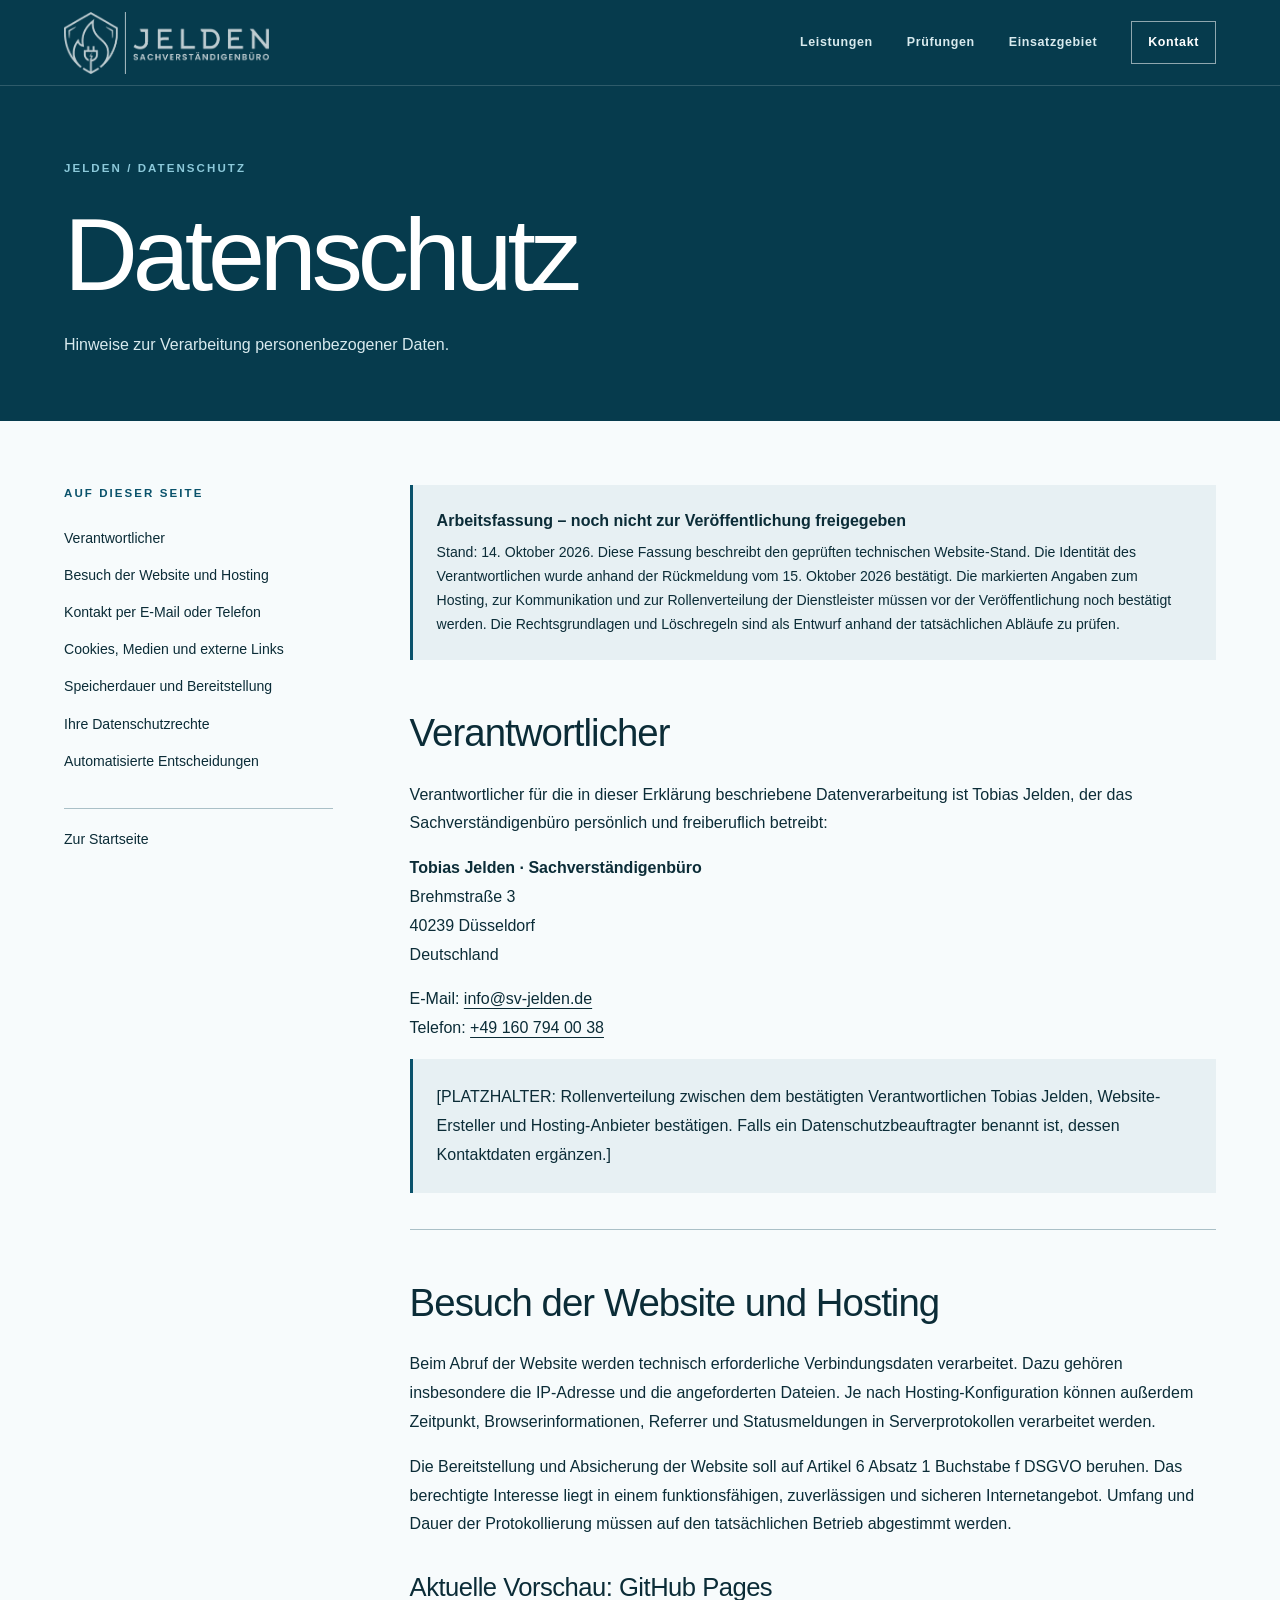
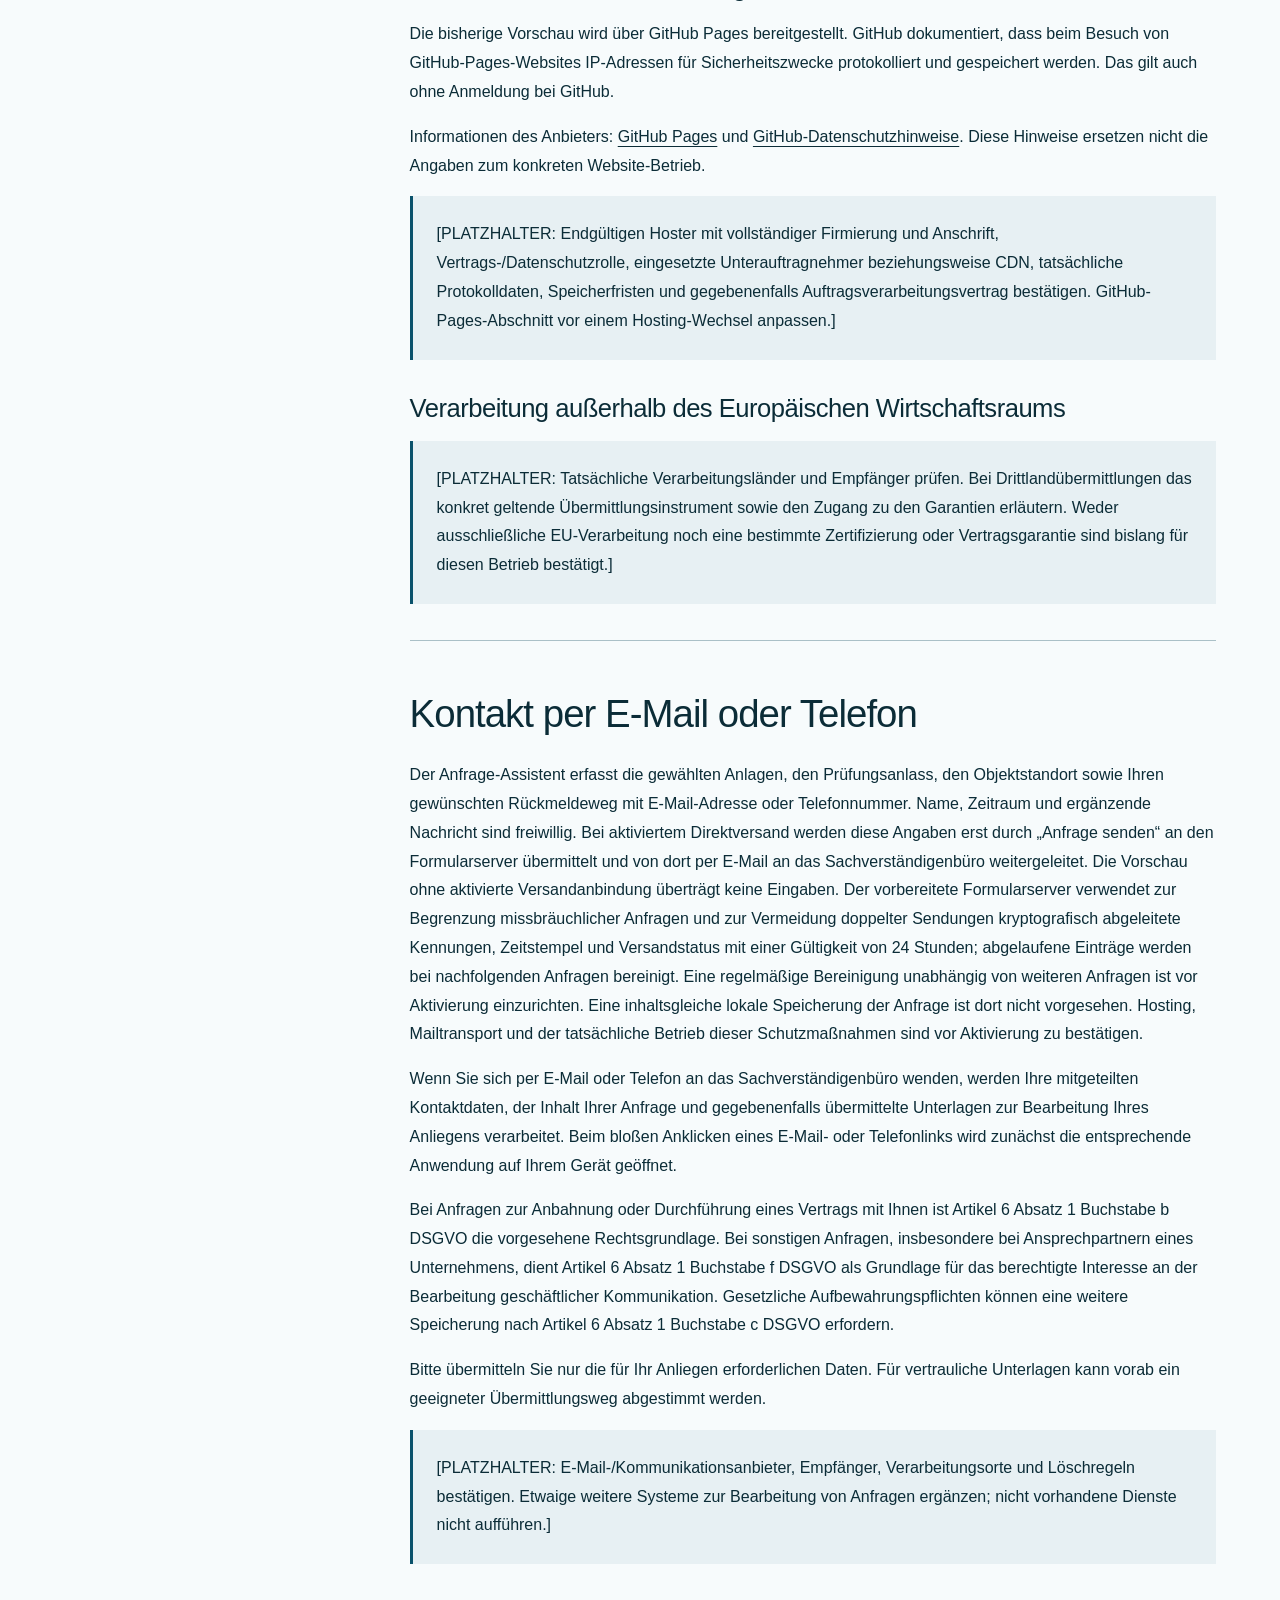
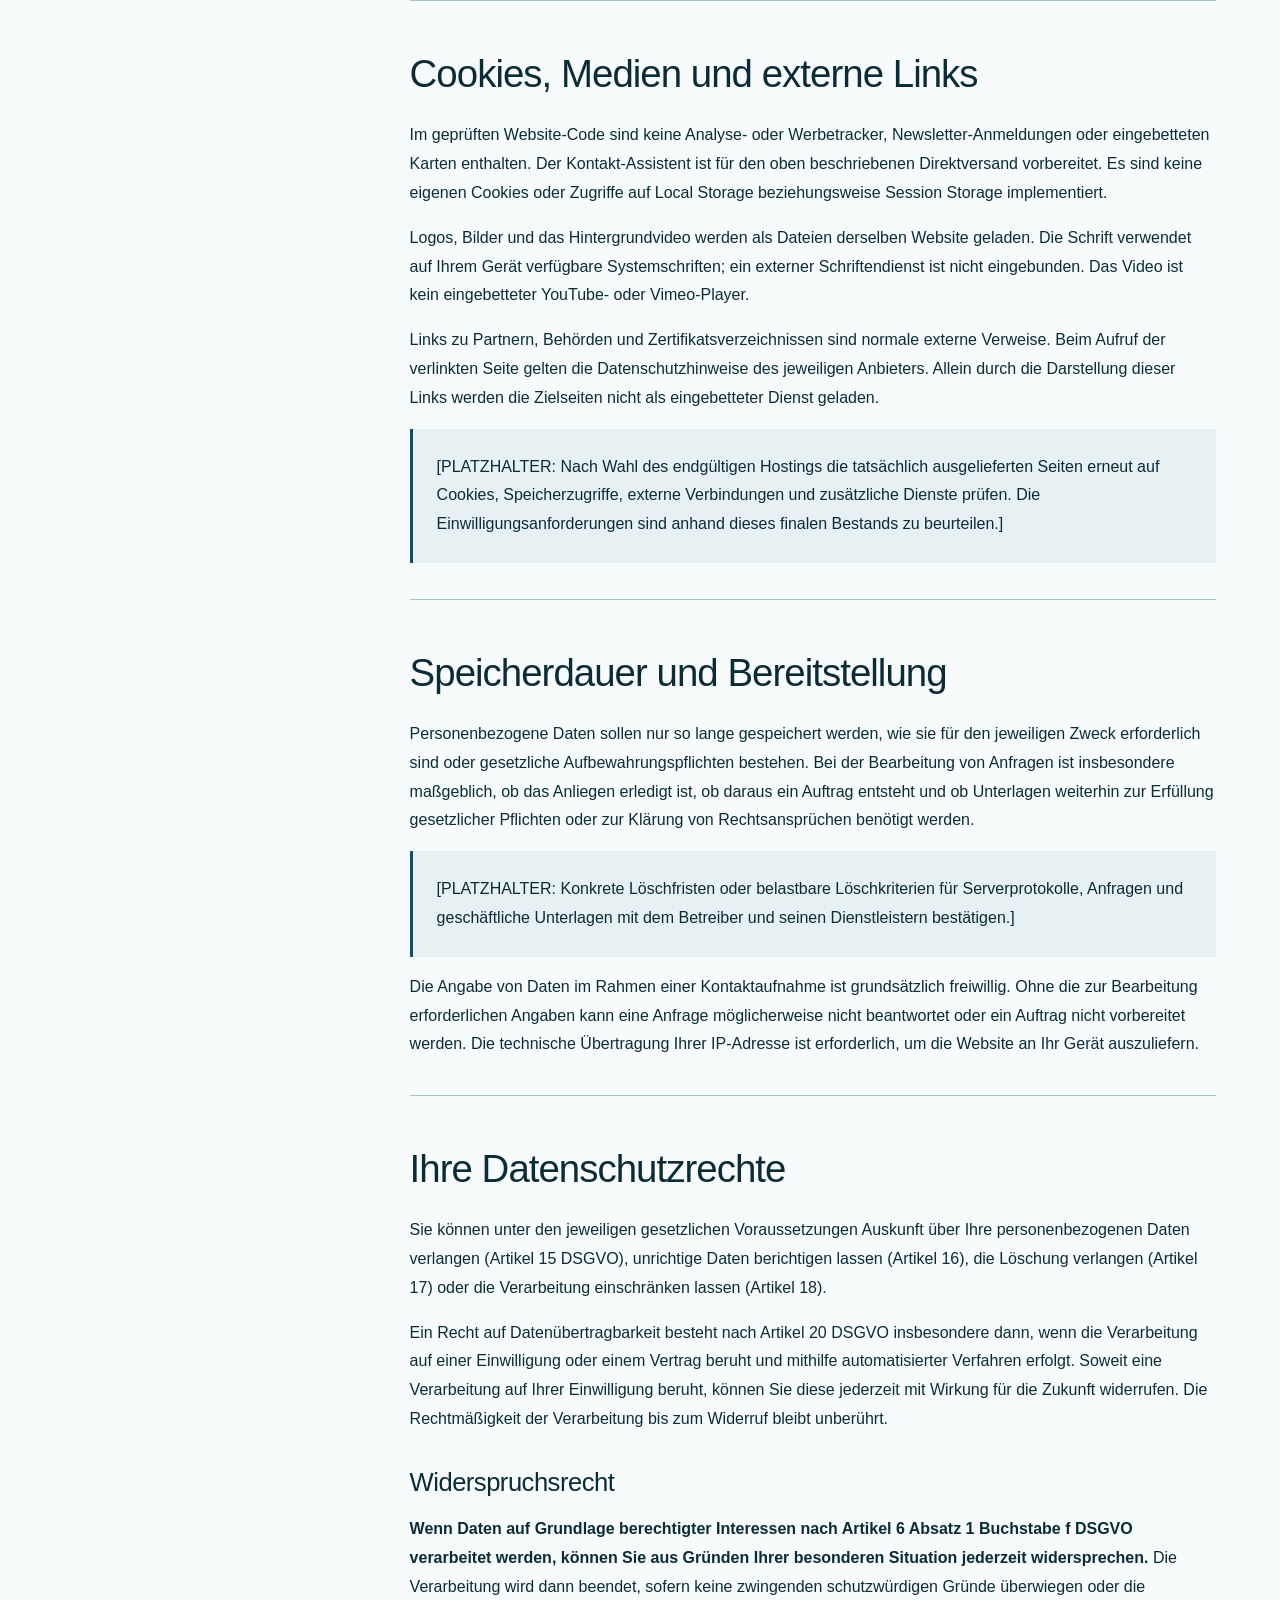
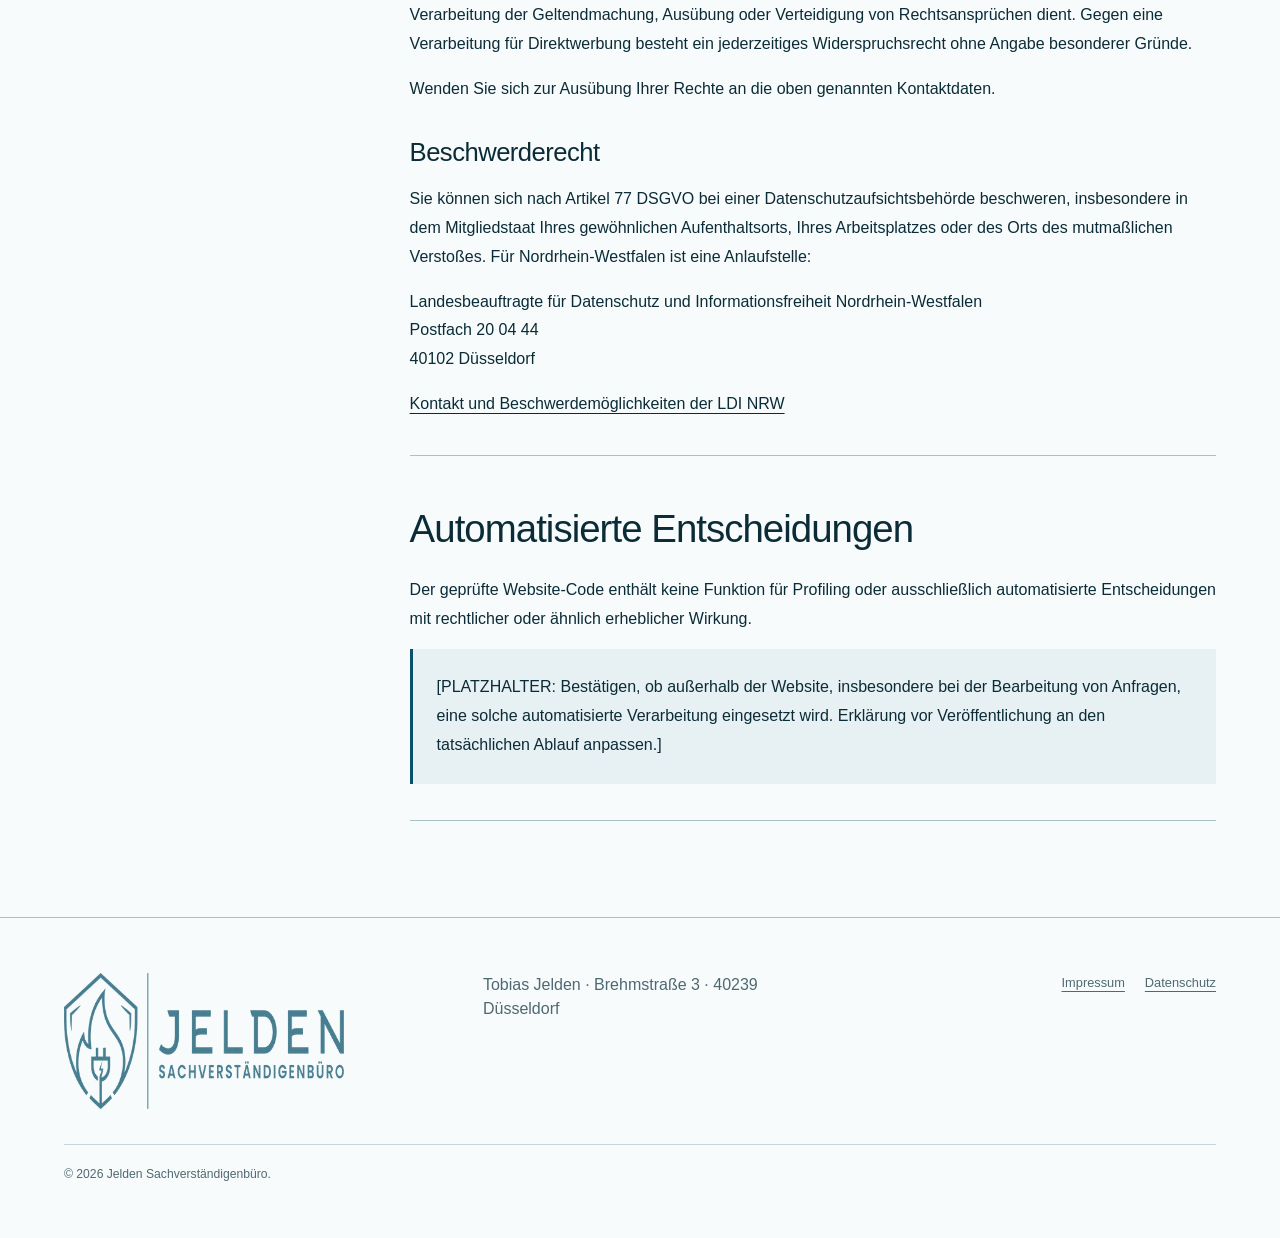
<file: v2/datenschutz.html>
<!doctype html>
<html lang="de">
<head>
  <meta charset="utf-8">
  <meta name="viewport" content="width=device-width, initial-scale=1">
  <meta name="robots" content="noindex,nofollow,noarchive">
  <meta name="description" content="Hinweise zum Datenschutz beim Besuch der Website und bei Kontaktaufnahme mit dem Sachverständigenbüro Tobias Jelden.">
  <meta name="theme-color" content="#0a526b">
  <title>Datenschutz | Jelden Sachverständigenbüro</title>
  <link rel="icon" href="../assets/favicon.ico?v=5">
  <link rel="apple-touch-icon" href="../assets/apple-touch-icon.png?v=5">
  <link rel="stylesheet" href="styles.css?v=28">
  <link rel="stylesheet" href="legal.css?v=2">
  <script src="script.js?v=13" defer></script>
</head>
<body class="legal-page">
  <a class="skip-link" href="#main">Zum Inhalt springen</a>
  <header class="site-header" data-header>
    <a class="brand" href="index.html" aria-label="Jelden Sachverständigenbüro – Startseite"><img src="../assets/brand/logo-white-transparent.png?v=3" alt="Jelden Sachverständigenbüro" width="449" height="136"></a>
    <button class="menu-toggle" type="button" aria-label="Menü öffnen" aria-controls="main-nav" aria-expanded="false" data-menu-toggle><span></span><span></span></button>
    <nav class="main-nav" id="main-nav" aria-label="Hauptnavigation" data-nav>
      <a href="index.html#leistungen">Leistungen</a><a href="index.html#pruefungen">Prüfungen</a><a href="index.html#gebiet">Einsatzgebiet</a><a href="index.html#kontakt" class="nav-cta">Kontakt</a>
    </nav>
  </header>
  <main id="main"><section class="legal-heading" aria-labelledby="legal-title"><p class="section-code">JELDEN / DATENSCHUTZ</p><h1 id="legal-title">Datenschutz</h1><p>Hinweise zur Verarbeitung personenbezogener Daten.</p></section><div class="legal-layout"><aside class="legal-index" aria-label="Inhaltsübersicht"><span class="section-code">AUF DIESER SEITE</span><a href="#verantwortlich">Verantwortlicher</a><a href="#website">Besuch der Website und Hosting</a><a href="#kontakt">Kontakt per E-Mail oder Telefon</a><a href="#technik">Cookies, Medien und externe Links</a><a href="#speicherung">Speicherdauer und Bereitstellung</a><a href="#rechte">Ihre Datenschutzrechte</a><a href="#entscheidungen">Automatisierte Entscheidungen</a><a href="index.html" class="legal-back">Zur Startseite</a></aside><div class="legal-content"><aside class="legal-review" aria-label="Bearbeitungsstand"><strong>Arbeitsfassung – noch nicht zur Veröffentlichung freigegeben</strong><p>Stand: 14. Oktober 2026. Diese Fassung beschreibt den geprüften technischen Website-Stand. Die Identität des Verantwortlichen wurde anhand der Rückmeldung vom 15. Oktober 2026 bestätigt. Die markierten Angaben zum Hosting, zur Kommunikation und zur Rollenverteilung der Dienstleister müssen vor der Veröffentlichung noch bestätigt werden. Die Rechtsgrundlagen und Löschregeln sind als Entwurf anhand der tatsächlichen Abläufe zu prüfen.</p></aside><section id="verantwortlich" aria-labelledby="verantwortlich-title"><h2 id="verantwortlich-title">Verantwortlicher</h2><p>Verantwortlicher für die in dieser Erklärung beschriebene Datenverarbeitung ist Tobias Jelden, der das Sachverständigenbüro persönlich und freiberuflich betreibt:</p><address><strong>Tobias Jelden · Sachverständigenbüro</strong><br>Brehmstraße 3<br>40239 Düsseldorf<br>Deutschland</address><p>E-Mail: <a href="mailto:info@sv-jelden.de">info@sv-jelden.de</a><br>Telefon: <a href="tel:+491607940038">+49 160 794 00 38</a></p><p class="legal-review" data-release-blocker="verantwortlicher">[PLATZHALTER: Rollenverteilung zwischen dem bestätigten Verantwortlichen Tobias Jelden, Website-Ersteller und Hosting-Anbieter bestätigen. Falls ein Datenschutzbeauftragter benannt ist, dessen Kontaktdaten ergänzen.]</p></section><section id="website" aria-labelledby="website-title"><h2 id="website-title">Besuch der Website und Hosting</h2><p>Beim Abruf der Website werden technisch erforderliche Verbindungsdaten verarbeitet. Dazu gehören insbesondere die IP-Adresse und die angeforderten Dateien. Je nach Hosting-Konfiguration können außerdem Zeitpunkt, Browserinformationen, Referrer und Statusmeldungen in Serverprotokollen verarbeitet werden.</p><p>Die Bereitstellung und Absicherung der Website soll auf Artikel 6 Absatz 1 Buchstabe f DSGVO beruhen. Das berechtigte Interesse liegt in einem funktionsfähigen, zuverlässigen und sicheren Internetangebot. Umfang und Dauer der Protokollierung müssen auf den tatsächlichen Betrieb abgestimmt werden.</p><h3>Aktuelle Vorschau: GitHub Pages</h3><p>Die bisherige Vorschau wird über GitHub Pages bereitgestellt. GitHub dokumentiert, dass beim Besuch von GitHub-Pages-Websites IP-Adressen für Sicherheitszwecke protokolliert und gespeichert werden. Das gilt auch ohne Anmeldung bei GitHub.</p><p>Informationen des Anbieters: <a href="https://docs.github.com/en/pages/getting-started-with-github-pages/what-is-github-pages" target="_blank" rel="noopener noreferrer">GitHub Pages</a> und <a href="https://docs.github.com/en/site-policy/privacy-policies/github-general-privacy-statement" target="_blank" rel="noopener noreferrer">GitHub-Datenschutzhinweise</a>. Diese Hinweise ersetzen nicht die Angaben zum konkreten Website-Betrieb.</p><p class="legal-review" data-release-blocker="hosting">[PLATZHALTER: Endgültigen Hoster mit vollständiger Firmierung und Anschrift, Vertrags-/Datenschutzrolle, eingesetzte Unterauftragnehmer beziehungsweise CDN, tatsächliche Protokolldaten, Speicherfristen und gegebenenfalls Auftragsverarbeitungsvertrag bestätigen. GitHub-Pages-Abschnitt vor einem Hosting-Wechsel anpassen.]</p><h3>Verarbeitung außerhalb des Europäischen Wirtschaftsraums</h3><p class="legal-review" data-release-blocker="drittland">[PLATZHALTER: Tatsächliche Verarbeitungsländer und Empfänger prüfen. Bei Drittlandübermittlungen das konkret geltende Übermittlungsinstrument sowie den Zugang zu den Garantien erläutern. Weder ausschließliche EU-Verarbeitung noch eine bestimmte Zertifizierung oder Vertragsgarantie sind bislang für diesen Betrieb bestätigt.]</p></section><section id="kontakt" aria-labelledby="kontakt-title"><h2 id="kontakt-title">Kontakt per E-Mail oder Telefon</h2><p>Der Anfrage-Assistent erfasst die gewählten Anlagen, den Prüfungsanlass, den Objektstandort sowie Ihren gewünschten Rückmeldeweg mit E-Mail-Adresse oder Telefonnummer. Name, Zeitraum und ergänzende Nachricht sind freiwillig. Bei aktiviertem Direktversand werden diese Angaben erst durch „Anfrage senden“ an den Formularserver übermittelt und von dort per E-Mail an das Sachverständigenbüro weitergeleitet. Die Vorschau ohne aktivierte Versandanbindung überträgt keine Eingaben. Der vorbereitete Formularserver verwendet zur Begrenzung missbräuchlicher Anfragen und zur Vermeidung doppelter Sendungen kryptografisch abgeleitete Kennungen, Zeitstempel und Versandstatus mit einer Gültigkeit von 24 Stunden; abgelaufene Einträge werden bei nachfolgenden Anfragen bereinigt. Eine regelmäßige Bereinigung unabhängig von weiteren Anfragen ist vor Aktivierung einzurichten. Eine inhaltsgleiche lokale Speicherung der Anfrage ist dort nicht vorgesehen. Hosting, Mailtransport und der tatsächliche Betrieb dieser Schutzmaßnahmen sind vor Aktivierung zu bestätigen.</p><p>Wenn Sie sich per E-Mail oder Telefon an das Sachverständigenbüro wenden, werden Ihre mitgeteilten Kontaktdaten, der Inhalt Ihrer Anfrage und gegebenenfalls übermittelte Unterlagen zur Bearbeitung Ihres Anliegens verarbeitet. Beim bloßen Anklicken eines E-Mail- oder Telefonlinks wird zunächst die entsprechende Anwendung auf Ihrem Gerät geöffnet.</p><p>Bei Anfragen zur Anbahnung oder Durchführung eines Vertrags mit Ihnen ist Artikel 6 Absatz 1 Buchstabe b DSGVO die vorgesehene Rechtsgrundlage. Bei sonstigen Anfragen, insbesondere bei Ansprechpartnern eines Unternehmens, dient Artikel 6 Absatz 1 Buchstabe f DSGVO als Grundlage für das berechtigte Interesse an der Bearbeitung geschäftlicher Kommunikation. Gesetzliche Aufbewahrungspflichten können eine weitere Speicherung nach Artikel 6 Absatz 1 Buchstabe c DSGVO erfordern.</p><p>Bitte übermitteln Sie nur die für Ihr Anliegen erforderlichen Daten. Für vertrauliche Unterlagen kann vorab ein geeigneter Übermittlungsweg abgestimmt werden.</p><p class="legal-review" data-release-blocker="kommunikation">[PLATZHALTER: E-Mail-/Kommunikationsanbieter, Empfänger, Verarbeitungsorte und Löschregeln bestätigen. Etwaige weitere Systeme zur Bearbeitung von Anfragen ergänzen; nicht vorhandene Dienste nicht aufführen.]</p></section><section id="technik" aria-labelledby="technik-title"><h2 id="technik-title">Cookies, Medien und externe Links</h2><p>Im geprüften Website-Code sind keine Analyse- oder Werbetracker, Newsletter-Anmeldungen oder eingebetteten Karten enthalten. Der Kontakt-Assistent ist für den oben beschriebenen Direktversand vorbereitet. Es sind keine eigenen Cookies oder Zugriffe auf Local Storage beziehungsweise Session Storage implementiert.</p><p>Logos, Bilder und das Hintergrundvideo werden als Dateien derselben Website geladen. Die Schrift verwendet auf Ihrem Gerät verfügbare Systemschriften; ein externer Schriftendienst ist nicht eingebunden. Das Video ist kein eingebetteter YouTube- oder Vimeo-Player.</p><p>Links zu Partnern, Behörden und Zertifikatsverzeichnissen sind normale externe Verweise. Beim Aufruf der verlinkten Seite gelten die Datenschutzhinweise des jeweiligen Anbieters. Allein durch die Darstellung dieser Links werden die Zielseiten nicht als eingebetteter Dienst geladen.</p><p class="legal-review" data-release-blocker="live-technik">[PLATZHALTER: Nach Wahl des endgültigen Hostings die tatsächlich ausgelieferten Seiten erneut auf Cookies, Speicherzugriffe, externe Verbindungen und zusätzliche Dienste prüfen. Die Einwilligungsanforderungen sind anhand dieses finalen Bestands zu beurteilen.]</p></section><section id="speicherung" aria-labelledby="speicherung-title"><h2 id="speicherung-title">Speicherdauer und Bereitstellung</h2><p>Personenbezogene Daten sollen nur so lange gespeichert werden, wie sie für den jeweiligen Zweck erforderlich sind oder gesetzliche Aufbewahrungspflichten bestehen. Bei der Bearbeitung von Anfragen ist insbesondere maßgeblich, ob das Anliegen erledigt ist, ob daraus ein Auftrag entsteht und ob Unterlagen weiterhin zur Erfüllung gesetzlicher Pflichten oder zur Klärung von Rechtsansprüchen benötigt werden.</p><p class="legal-review" data-release-blocker="loeschung">[PLATZHALTER: Konkrete Löschfristen oder belastbare Löschkriterien für Serverprotokolle, Anfragen und geschäftliche Unterlagen mit dem Betreiber und seinen Dienstleistern bestätigen.]</p><p>Die Angabe von Daten im Rahmen einer Kontaktaufnahme ist grundsätzlich freiwillig. Ohne die zur Bearbeitung erforderlichen Angaben kann eine Anfrage möglicherweise nicht beantwortet oder ein Auftrag nicht vorbereitet werden. Die technische Übertragung Ihrer IP-Adresse ist erforderlich, um die Website an Ihr Gerät auszuliefern.</p></section><section id="rechte" aria-labelledby="rechte-title"><h2 id="rechte-title">Ihre Datenschutzrechte</h2><p>Sie können unter den jeweiligen gesetzlichen Voraussetzungen Auskunft über Ihre personenbezogenen Daten verlangen (Artikel 15 DSGVO), unrichtige Daten berichtigen lassen (Artikel 16), die Löschung verlangen (Artikel 17) oder die Verarbeitung einschränken lassen (Artikel 18).</p><p>Ein Recht auf Datenübertragbarkeit besteht nach Artikel 20 DSGVO insbesondere dann, wenn die Verarbeitung auf einer Einwilligung oder einem Vertrag beruht und mithilfe automatisierter Verfahren erfolgt. Soweit eine Verarbeitung auf Ihrer Einwilligung beruht, können Sie diese jederzeit mit Wirkung für die Zukunft widerrufen. Die Rechtmäßigkeit der Verarbeitung bis zum Widerruf bleibt unberührt.</p><h3>Widerspruchsrecht</h3><p><strong>Wenn Daten auf Grundlage berechtigter Interessen nach Artikel 6 Absatz 1 Buchstabe f DSGVO verarbeitet werden, können Sie aus Gründen Ihrer besonderen Situation jederzeit widersprechen.</strong> Die Verarbeitung wird dann beendet, sofern keine zwingenden schutzwürdigen Gründe überwiegen oder die Verarbeitung der Geltendmachung, Ausübung oder Verteidigung von Rechtsansprüchen dient. Gegen eine Verarbeitung für Direktwerbung besteht ein jederzeitiges Widerspruchsrecht ohne Angabe besonderer Gründe.</p><p>Wenden Sie sich zur Ausübung Ihrer Rechte an die oben genannten Kontaktdaten.</p><h3>Beschwerderecht</h3><p>Sie können sich nach Artikel 77 DSGVO bei einer Datenschutzaufsichtsbehörde beschweren, insbesondere in dem Mitgliedstaat Ihres gewöhnlichen Aufenthaltsorts, Ihres Arbeitsplatzes oder des Orts des mutmaßlichen Verstoßes. Für Nordrhein-Westfalen ist eine Anlaufstelle:</p><address>Landesbeauftragte für Datenschutz und Informationsfreiheit Nordrhein-Westfalen<br>Postfach 20 04 44<br>40102 Düsseldorf</address><p><a href="https://www.ldi.nrw.de/kontakt" target="_blank" rel="noopener noreferrer">Kontakt und Beschwerdemöglichkeiten der LDI NRW</a></p></section><section id="entscheidungen" aria-labelledby="entscheidungen-title"><h2 id="entscheidungen-title">Automatisierte Entscheidungen</h2><p>Der geprüfte Website-Code enthält keine Funktion für Profiling oder ausschließlich automatisierte Entscheidungen mit rechtlicher oder ähnlich erheblicher Wirkung.</p><p class="legal-review" data-release-blocker="automatisierung">[PLATZHALTER: Bestätigen, ob außerhalb der Website, insbesondere bei der Bearbeitung von Anfragen, eine solche automatisierte Verarbeitung eingesetzt wird. Erklärung vor Veröffentlichung an den tatsächlichen Ablauf anpassen.]</p></section></div></div></main>
  <footer class="site-footer">
    <a class="footer-brand" href="index.html"><img src="../assets/brand/logo-teal-transparent.png" alt="Jelden Sachverständigenbüro" width="449" height="136"></a>
    <address>Tobias Jelden · Brehmstraße 3 · 40239 Düsseldorf</address>
    <div class="footer-links"><a href="impressum.html">Impressum</a><a href="datenschutz.html" aria-current="page">Datenschutz</a></div>
    <p>© <span data-year>2026</span> Jelden Sachverständigenbüro.</p>
  </footer>
</body>
</html>
</file>
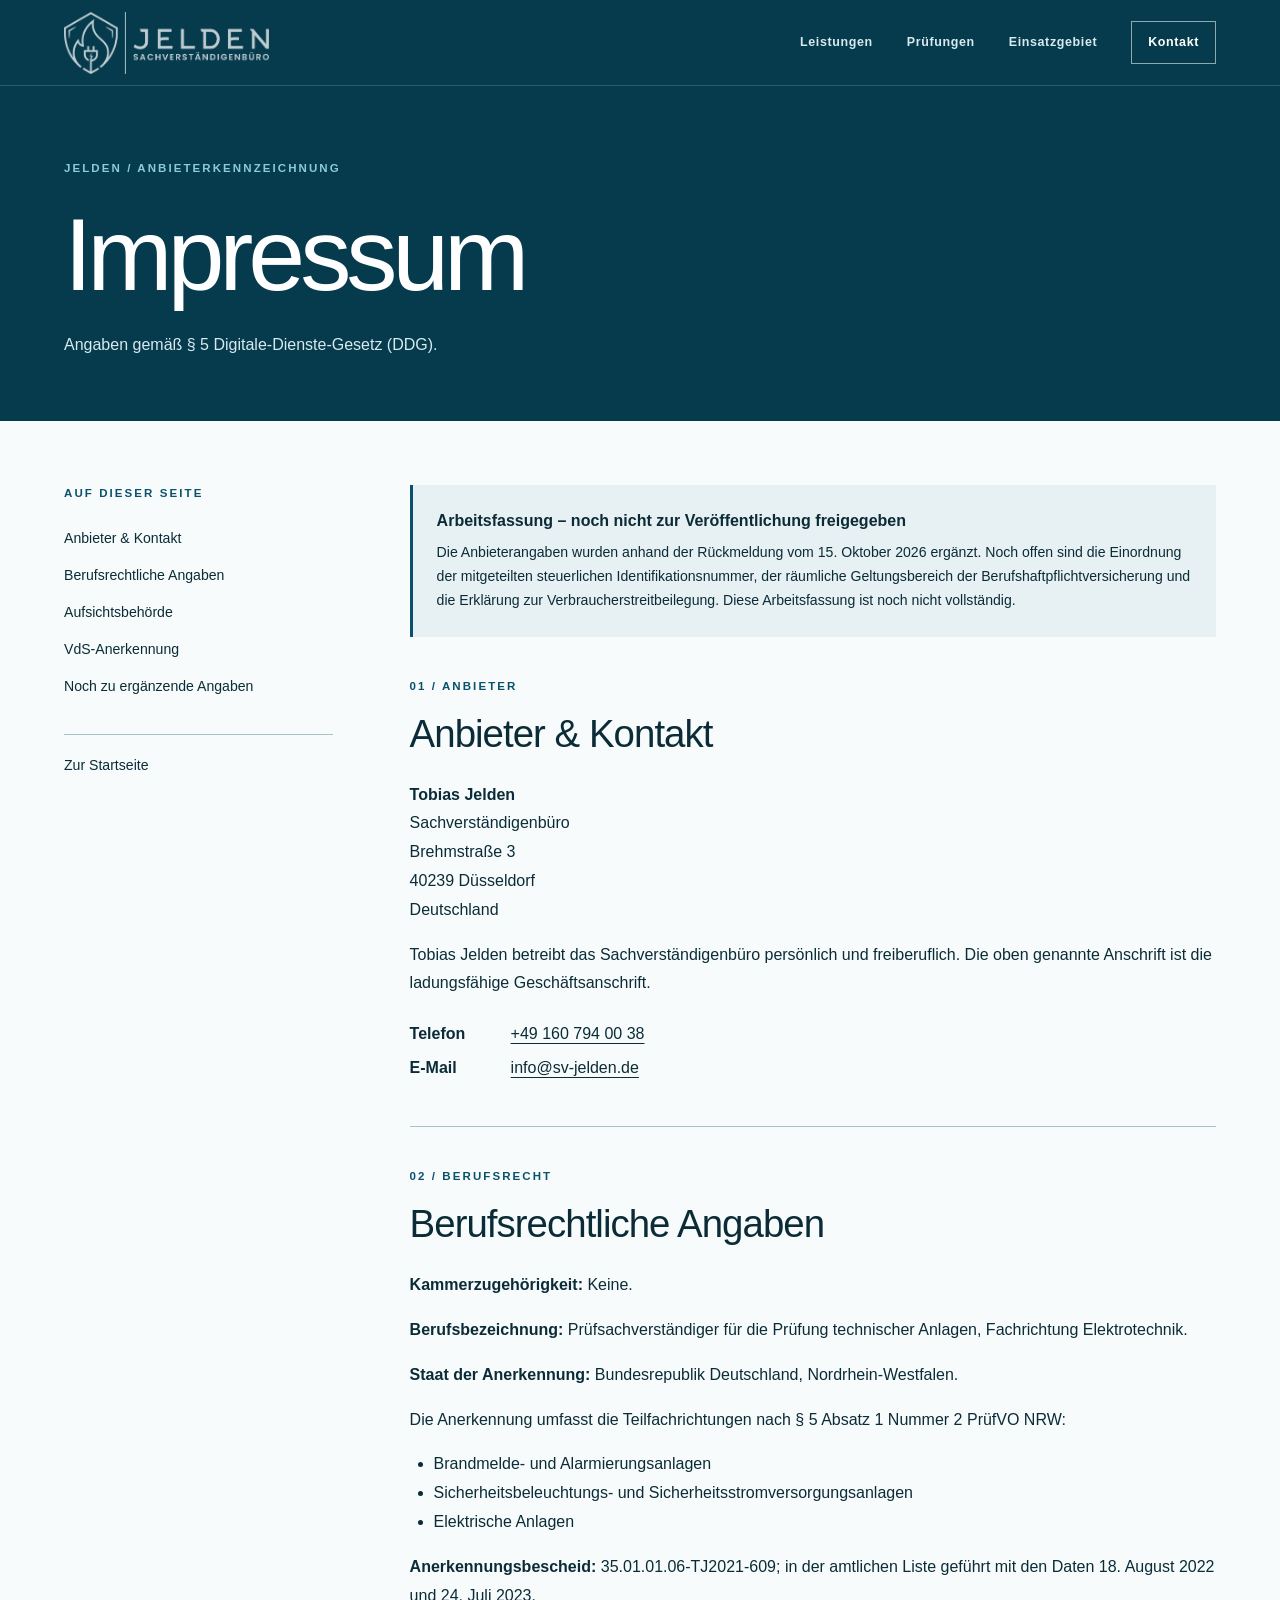
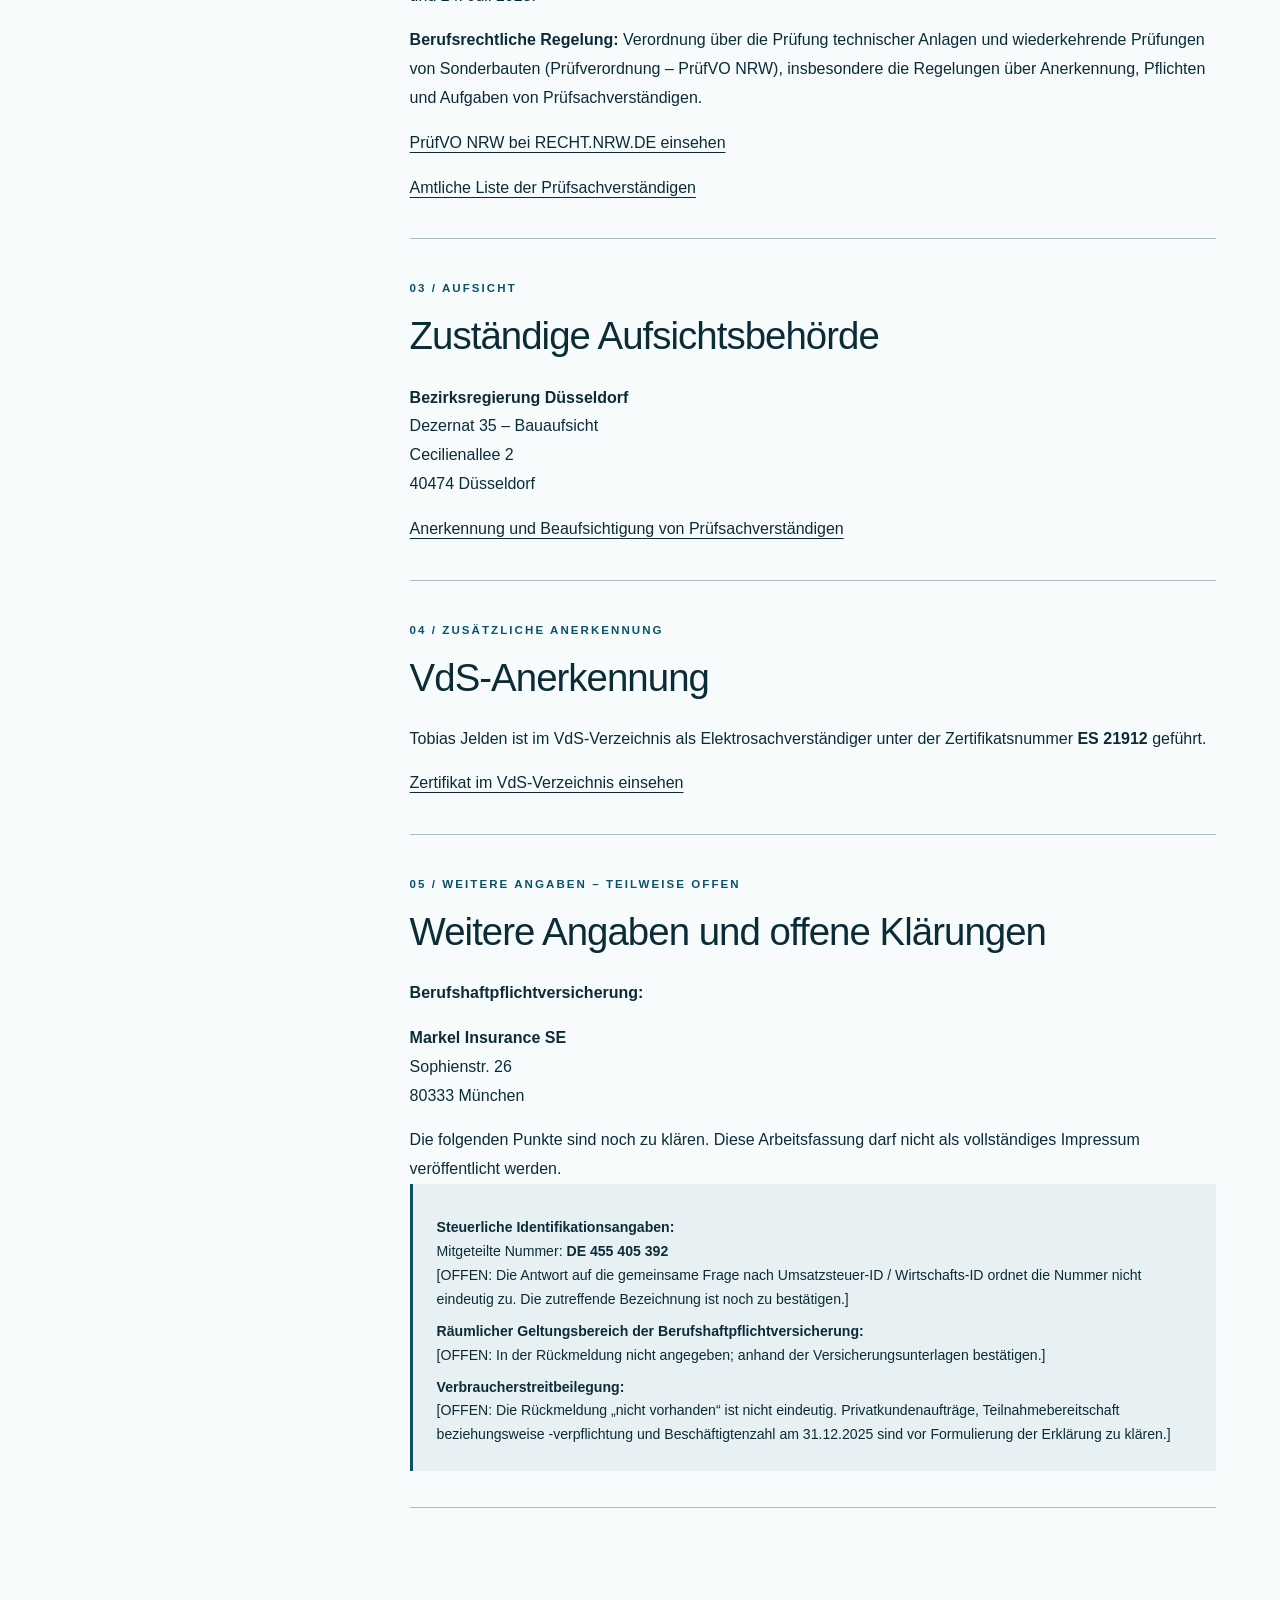
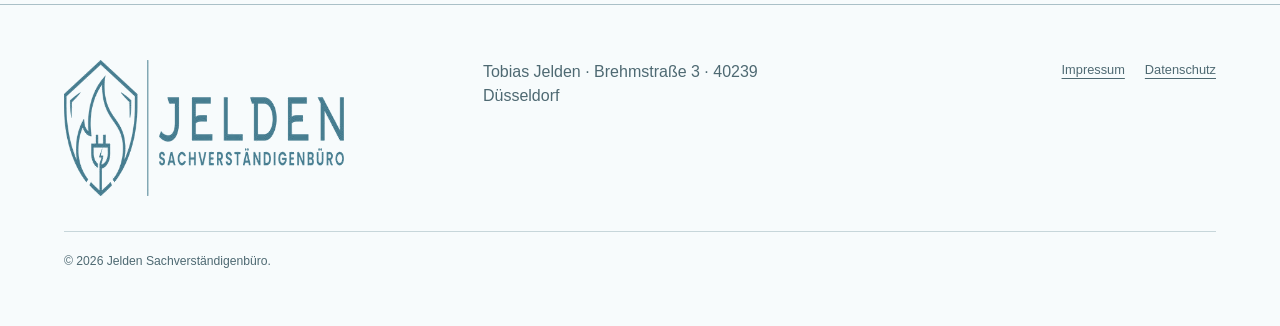
<file: v2/impressum.html>
<!doctype html>
<html lang="de">
<head>
  <meta charset="utf-8">
  <meta name="viewport" content="width=device-width, initial-scale=1">
  <meta name="robots" content="noindex,nofollow,noarchive">
  <meta name="description" content="Anbieterkennzeichnung und berufsrechtliche Angaben des Sachverständigenbüros Tobias Jelden.">
  <meta name="theme-color" content="#0a526b">
  <title>Impressum | Jelden Sachverständigenbüro</title>
  <link rel="icon" href="../assets/favicon.ico?v=5">
  <link rel="apple-touch-icon" href="../assets/apple-touch-icon.png?v=5">
  <link rel="stylesheet" href="styles.css?v=28">
  <link rel="stylesheet" href="legal.css?v=2">
  <script src="script.js?v=13" defer></script>
</head>
<body class="legal-page">
  <a class="skip-link" href="#main">Zum Inhalt springen</a>
  <header class="site-header" data-header>
    <a class="brand" href="index.html" aria-label="Jelden Sachverständigenbüro – Startseite"><img src="../assets/brand/logo-white-transparent.png?v=3" alt="Jelden Sachverständigenbüro" width="449" height="136"></a>
    <button class="menu-toggle" type="button" aria-label="Menü öffnen" aria-controls="main-nav" aria-expanded="false" data-menu-toggle><span></span><span></span></button>
    <nav class="main-nav" id="main-nav" aria-label="Hauptnavigation" data-nav>
      <a href="index.html#leistungen">Leistungen</a><a href="index.html#pruefungen">Prüfungen</a><a href="index.html#gebiet">Einsatzgebiet</a><a href="index.html#kontakt" class="nav-cta">Kontakt</a>
    </nav>
  </header>
  <main id="main">
    <section class="legal-heading" aria-labelledby="legal-title">
      <p class="section-code">JELDEN / ANBIETERKENNZEICHNUNG</p>
      <h1 id="legal-title">Impressum</h1>
      <p>Angaben gemäß § 5 Digitale-Dienste-Gesetz (DDG).</p>
    </section>
    <div class="legal-layout">
      <aside class="legal-index" aria-label="Inhaltsübersicht">
        <span class="section-code">AUF DIESER SEITE</span>
        <a href="#anbieter">Anbieter &amp; Kontakt</a>
        <a href="#beruf">Berufsrechtliche Angaben</a>
        <a href="#aufsicht">Aufsichtsbehörde</a>
        <a href="#vds">VdS-Anerkennung</a>
        <a href="#offene-angaben">Noch zu ergänzende Angaben</a>
        <a href="index.html" class="legal-back">Zur Startseite</a>
      </aside>
      <div class="legal-content">
        <aside class="legal-review" aria-label="Bearbeitungsstand">
          <strong>Arbeitsfassung – noch nicht zur Veröffentlichung freigegeben</strong>
          <p>Die Anbieterangaben wurden anhand der Rückmeldung vom 15. Oktober 2026 ergänzt. Noch offen sind die Einordnung der mitgeteilten steuerlichen Identifikationsnummer, der räumliche Geltungsbereich der Berufshaftpflichtversicherung und die Erklärung zur Verbraucherstreitbeilegung. Diese Arbeitsfassung ist noch nicht vollständig.</p>
        </aside>
        <section id="anbieter" aria-labelledby="anbieter-title">
          <span class="section-code">01 / ANBIETER</span>
          <h2 id="anbieter-title">Anbieter &amp; Kontakt</h2>
          <address><strong>Tobias Jelden</strong><br>Sachverständigenbüro<br>Brehmstraße 3<br>40239 Düsseldorf<br>Deutschland</address>
          <p>Tobias Jelden betreibt das Sachverständigenbüro persönlich und freiberuflich. Die oben genannte Anschrift ist die ladungsfähige Geschäftsanschrift.</p>
          <dl class="legal-details">
            <div><dt>Telefon</dt><dd><a href="tel:+491607940038">+49 160 794 00 38</a></dd></div>
            <div><dt>E-Mail</dt><dd><a href="mailto:info@sv-jelden.de">info@sv-jelden.de</a></dd></div>
          </dl>
        </section>
        <section id="beruf" aria-labelledby="beruf-title">
          <span class="section-code">02 / BERUFSRECHT</span>
          <h2 id="beruf-title">Berufsrechtliche Angaben</h2>
          <p><strong>Kammerzugehörigkeit:</strong> Keine.</p>
          <p><strong>Berufsbezeichnung:</strong> Prüfsachverständiger für die Prüfung technischer Anlagen, Fachrichtung Elektrotechnik.</p>
          <p><strong>Staat der Anerkennung:</strong> Bundesrepublik Deutschland, Nordrhein-Westfalen.</p>
          <p>Die Anerkennung umfasst die Teilfachrichtungen nach § 5 Absatz 1 Nummer 2 PrüfVO NRW:</p>
          <ul><li>Brandmelde- und Alarmierungsanlagen</li><li>Sicherheitsbeleuchtungs- und Sicherheitsstromversorgungsanlagen</li><li>Elektrische Anlagen</li></ul>
          <p><strong>Anerkennungsbescheid:</strong> 35.01.01.06-TJ2021-609; in der amtlichen Liste geführt mit den Daten 18. August 2022 und 24. Juli 2023.</p>
          <p><strong>Berufsrechtliche Regelung:</strong> Verordnung über die Prüfung technischer Anlagen und wiederkehrende Prüfungen von Sonderbauten (Prüfverordnung – PrüfVO NRW), insbesondere die Regelungen über Anerkennung, Pflichten und Aufgaben von Prüfsachverständigen.</p>
          <p><a href="https://recht.nrw.de/lrgv/rechtsverordnung/26112024-verordnung-ueber-die-pruefung-technischer-anlagen-und-wiederkehrende" target="_blank" rel="noopener noreferrer">PrüfVO NRW bei RECHT.NRW.DE einsehen</a></p>
          <p><a href="https://www.brd.nrw.de/Themen/Planen-Bauen/Bauaufsicht/Die-Liste-der-Pruefsachverstaendigen" target="_blank" rel="noopener noreferrer">Amtliche Liste der Prüfsachverständigen</a></p>
        </section>
        <section id="aufsicht" aria-labelledby="aufsicht-title">
          <span class="section-code">03 / AUFSICHT</span>
          <h2 id="aufsicht-title">Zuständige Aufsichtsbehörde</h2>
          <address><strong>Bezirksregierung Düsseldorf</strong><br>Dezernat 35 – Bauaufsicht<br>Cecilienallee 2<br>40474 Düsseldorf</address>
          <p><a href="https://www.brd.nrw.de/themen/planen-bauen/bauaufsicht/anerkennung-und-beaufsichtigung-von-pruefsachverstaendigen" target="_blank" rel="noopener noreferrer">Anerkennung und Beaufsichtigung von Prüfsachverständigen</a></p>
        </section>
        <section id="vds" aria-labelledby="vds-title">
          <span class="section-code">04 / ZUSÄTZLICHE ANERKENNUNG</span>
          <h2 id="vds-title">VdS-Anerkennung</h2>
          <p>Tobias Jelden ist im VdS-Verzeichnis als Elektrosachverständiger unter der Zertifikatsnummer <strong>ES 21912</strong> geführt.</p>
          <p><a href="https://vds.de/zertifikate/zertifikat/3F853292" target="_blank" rel="noopener noreferrer">Zertifikat im VdS-Verzeichnis einsehen</a></p>
        </section>
        <section id="offene-angaben" aria-labelledby="offene-angaben-title" data-release-blocker="anbieterangaben">
          <span class="section-code">05 / WEITERE ANGABEN – TEILWEISE OFFEN</span>
          <h2 id="offene-angaben-title">Weitere Angaben und offene Klärungen</h2>
          <p><strong>Berufshaftpflichtversicherung:</strong></p>
          <address><strong>Markel Insurance SE</strong><br>Sophienstr. 26<br>80333 München</address>
          <p>Die folgenden Punkte sind noch zu klären. Diese Arbeitsfassung darf nicht als vollständiges Impressum veröffentlicht werden.</p>
          <div class="legal-review">
            <p data-release-blocker="steuer-id-einordnung"><strong>Steuerliche Identifikationsangaben:</strong><br>Mitgeteilte Nummer: <strong>DE 455 405 392</strong><br>[OFFEN: Die Antwort auf die gemeinsame Frage nach Umsatzsteuer-ID / Wirtschafts-ID ordnet die Nummer nicht eindeutig zu. Die zutreffende Bezeichnung ist noch zu bestätigen.]</p>
            <p data-release-blocker="versicherung-geltungsbereich"><strong>Räumlicher Geltungsbereich der Berufshaftpflichtversicherung:</strong><br>[OFFEN: In der Rückmeldung nicht angegeben; anhand der Versicherungsunterlagen bestätigen.]</p>
            <p data-release-blocker="verbraucherstreitbeilegung"><strong>Verbraucherstreitbeilegung:</strong><br>[OFFEN: Die Rückmeldung „nicht vorhanden“ ist nicht eindeutig. Privatkundenaufträge, Teilnahmebereitschaft beziehungsweise -verpflichtung und Beschäftigtenzahl am 31.12.2025 sind vor Formulierung der Erklärung zu klären.]</p>
          </div>
        </section>
      </div>
    </div>
  </main>
  <footer class="site-footer">
    <a class="footer-brand" href="index.html"><img src="../assets/brand/logo-teal-transparent.png" alt="Jelden Sachverständigenbüro" width="449" height="136"></a>
    <address>Tobias Jelden · Brehmstraße 3 · 40239 Düsseldorf</address>
    <div class="footer-links"><a href="impressum.html" aria-current="page">Impressum</a><a href="datenschutz.html">Datenschutz</a></div>
    <p>© <span data-year>2026</span> Jelden Sachverständigenbüro.</p>
  </footer>
</body>
</html>
</file>
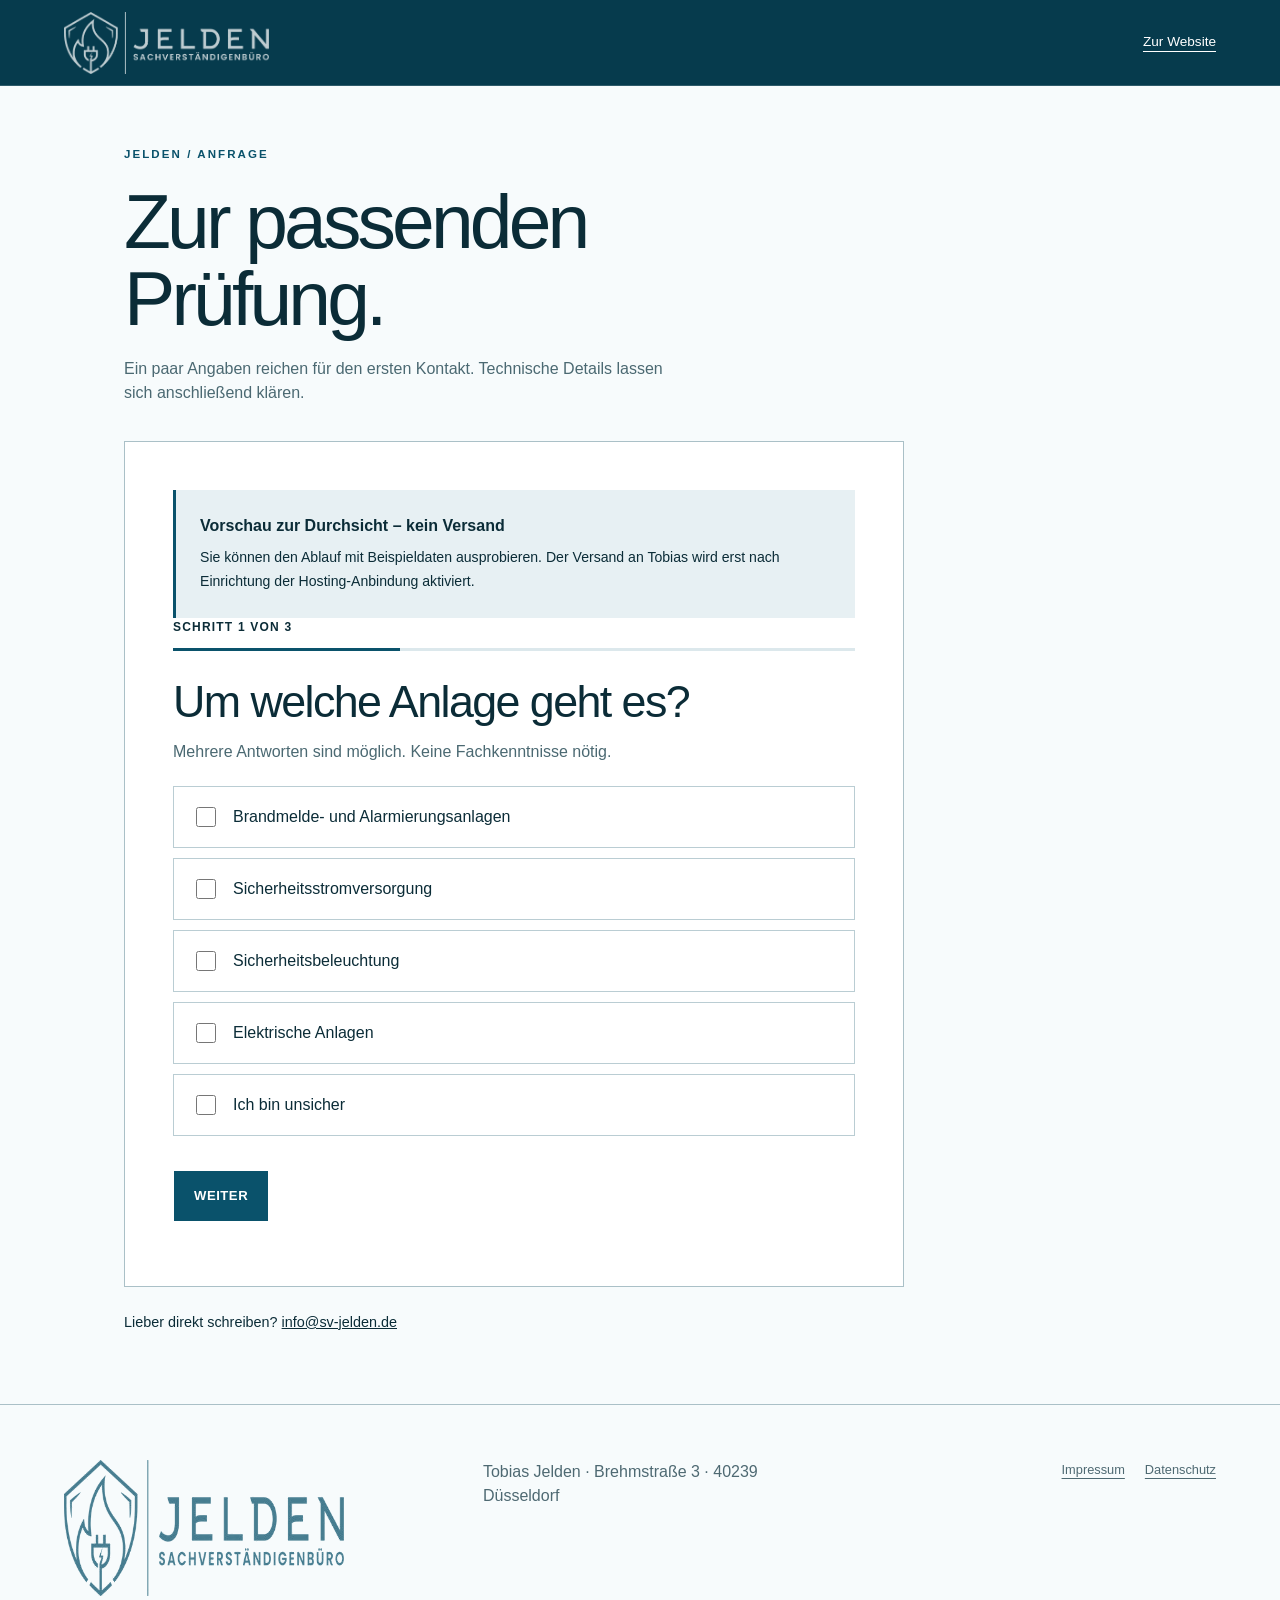
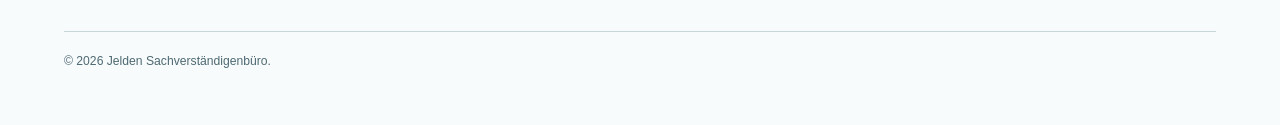
<file: v2/kontakt.html>
<!doctype html>
<html lang="de">
<head>
<meta charset="utf-8"><meta name="viewport" content="width=device-width, initial-scale=1"><meta name="robots" content="noindex,nofollow,noarchive"><meta name="theme-color" content="#0a526b">
<title>Prüfung anfragen | Jelden Sachverständigenbüro</title>
<link rel="icon" href="../assets/favicon.ico?v=5"><link rel="stylesheet" href="styles.css?v=28"><link rel="stylesheet" href="legal.css?v=2"><link rel="stylesheet" href="kontakt.css?v=1"><script src="script.js?v=13" defer></script><script src="kontakt.js?v=2" defer></script>
</head>
<body class="legal-page funnel-page">
<a class="skip-link" href="#main">Zum Inhalt springen</a>
<header class="site-header"><a class="brand" href="index.html" aria-label="Jelden – Startseite"><img src="../assets/brand/logo-white-transparent.png?v=3" alt="Jelden Sachverständigenbüro" width="449" height="136"></a><a class="funnel-exit" href="index.html#kontakt">Zur Website</a></header>
<main id="main" class="funnel-main">
<div class="funnel-heading"><p class="section-code">JELDEN / ANFRAGE</p><h1>Zur passenden<br>Prüfung.</h1><p>Ein paar Angaben reichen für den ersten Kontakt. Technische Details lassen sich anschließend klären.</p></div>
<div class="funnel-panel">
<aside class="legal-review" aria-label="Vorschaustatus"><strong>Vorschau zur Durchsicht – kein Versand</strong><p>Sie können den Ablauf mit Beispieldaten ausprobieren. Der Versand an Tobias wird erst nach Einrichtung der Hosting-Anbindung aktiviert.</p></aside>
<noscript><p>Für die schrittweise Anfrage bitte JavaScript aktivieren oder direkt an <a href="mailto:info@sv-jelden.de">info@sv-jelden.de</a> schreiben. Nennen Sie einfach die Anlage, Ihr Anliegen und den Ort.</p></noscript>
<form id="anfrage" data-endpoint="" hidden>
<p class="funnel-progress" id="progress" aria-live="polite">Schritt 1 von 3</p>
<div class="progress-track" aria-hidden="true"><span id="progress-bar"></span></div>
<section data-step="0" aria-labelledby="step-0-title">
<h2 id="step-0-title" tabindex="-1">Um welche Anlage geht es?</h2><p class="step-note">Mehrere Antworten sind möglich. Keine Fachkenntnisse nötig.</p>
<fieldset><legend class="sr-only">Anlagen auswählen</legend>
<label class="choice"><input type="checkbox" name="anlage" value="Brandmelde- und Alarmierungsanlagen"><span>Brandmelde- und Alarmierungsanlagen</span></label>
<label class="choice"><input type="checkbox" name="anlage" value="Sicherheitsstromversorgung"><span>Sicherheitsstromversorgung</span></label>
<label class="choice"><input type="checkbox" name="anlage" value="Sicherheitsbeleuchtung"><span>Sicherheitsbeleuchtung</span></label>
<label class="choice"><input type="checkbox" name="anlage" value="Elektrische Anlagen"><span>Elektrische Anlagen</span></label>
<label class="choice"><input type="checkbox" name="anlage" value="Noch unklar" id="unsicher"><span>Ich bin unsicher</span></label>
</fieldset>
<button class="button funnel-primary" type="button" data-next>Weiter</button>
</section>
<section data-step="1" aria-labelledby="step-1-title" hidden>
<h2 id="step-1-title" tabindex="-1">Was benötigen Sie?</h2><p class="step-note">Wählen Sie, was am ehesten passt.</p>
<fieldset><legend class="sr-only">Anliegen auswählen</legend>
<label class="choice"><input type="radio" name="anlass" value="Erstprüfung"><span>Erstprüfung</span></label>
<label class="choice"><input type="radio" name="anlass" value="Wiederkehrende Prüfung"><span>Wiederkehrende Prüfung</span></label>
<label class="choice"><input type="radio" name="anlass" value="VdS-Prüfung elektrischer Anlagen"><span>VdS-Prüfung elektrischer Anlagen</span></label>
<label class="choice"><input type="radio" name="anlass" value="Begleitung während der Bauphase"><span>Begleitung während der Bauphase</span></label>
<label class="choice"><input type="radio" name="anlass" value="Bitte gemeinsam klären"><span>Das möchte ich gemeinsam klären</span></label>
</fieldset>
<div class="funnel-actions"><button class="funnel-back" type="button" data-back>Zurück</button><button class="button funnel-primary" type="button" data-next>Weiter</button></div>
</section>
<section data-step="2" aria-labelledby="step-2-title" hidden>
<h2 id="step-2-title" tabindex="-1">Wie darf ich mich zurückmelden?</h2><p class="step-note">Wählen Sie Ihren bevorzugten Rückmeldeweg. Nur die passende Kontaktangabe ist erforderlich.</p>
<label class="field-label" for="ort">PLZ oder Ort <span>(Pflichtfeld)</span></label><input class="text-field" id="ort" name="ort" type="text" maxlength="100" autocomplete="off" placeholder="z. B. Düsseldorf" required>
<label class="field-label" for="rueckweg">Gewünschte Rückmeldung</label><select class="text-field" id="rueckweg" name="rueckweg" required><option value="">Bitte auswählen</option><option value="email">Per E-Mail</option><option value="telefon">Telefonischer Rückruf</option></select>
<div id="kontaktfeld" hidden><label class="field-label" for="rueckkontakt" id="kontakt-label">Kontaktangabe</label><input class="text-field" id="rueckkontakt" name="rueckkontakt" maxlength="254" disabled></div>
<div hidden aria-hidden="true"><label for="website">Website</label><input id="website" name="website" tabindex="-1" autocomplete="off"></div>
<details class="optional-fields"><summary>Weitere Angaben ergänzen (freiwillig)</summary>
<label class="field-label" for="name">Ihr Name</label><input class="text-field" id="name" name="name" autocomplete="name" maxlength="100">
<label class="field-label" for="termin">Gewünschter Zeitraum</label><input class="text-field" id="termin" name="termin" placeholder="z. B. im November oder noch offen" maxlength="100">
<label class="field-label" for="nachricht">Was ist noch wichtig?</label><textarea class="text-field" id="nachricht" name="nachricht" rows="3" maxlength="700" placeholder="Bitte nur die für Ihre Anfrage nötigen Angaben eintragen."></textarea>
</details>
<p class="privacy-note">Mit „Anfrage senden“ übermitteln Sie Ihre Angaben zur Bearbeitung an Tobias Jelden. Ihr gewünschter Rückmeldeweg wird in der Anfrage angegeben. <a href="datenschutz.html">Datenschutzhinweise</a></p>
<div class="funnel-actions"><button class="funnel-back" type="button" data-back>Zurück</button><button class="button funnel-primary" type="submit">Anfrage prüfen</button></div>
</section>
<p id="form-error" class="form-error" role="alert"></p>
</form>
<section id="summary" hidden aria-labelledby="summary-title"><p class="section-code">IHRE ANFRAGE</p><h2 id="summary-title" tabindex="-1">Passt alles?</h2><p class="step-note">Die Anfrage wird an info@sv-jelden.de übermittelt. Tobias meldet sich auf dem von Ihnen gewählten Weg zurück.</p><dl id="summary-list"></dl><p id="preview-note" class="privacy-note" hidden>Vorschau: Der direkte Versand ist noch nicht angebunden. Es werden keine Angaben übertragen.</p><button id="send-button" type="button" class="button funnel-primary">Anfrage senden</button><p id="send-status" role="status" aria-live="polite"></p><button id="edit-button" type="button" class="funnel-back">Angaben bearbeiten</button></section>
</div>
<p class="funnel-direct">Lieber direkt schreiben? <a href="mailto:info@sv-jelden.de">info@sv-jelden.de</a></p>
</main>
<footer class="site-footer"><a class="footer-brand" href="index.html"><img src="../assets/brand/logo-teal-transparent.png" alt="Jelden Sachverständigenbüro" width="449" height="136"></a><address>Tobias Jelden · Brehmstraße 3 · 40239 Düsseldorf</address><div class="footer-links"><a href="impressum.html">Impressum</a><a href="datenschutz.html">Datenschutz</a></div><p>© <span data-year>2026</span> Jelden Sachverständigenbüro.</p></footer>
</body></html>
</file>
<file: styles.css>
@layer reset,base,layout,responsive;

@layer reset{
  *,*::before,*::after{box-sizing:border-box}
  html{scroll-behavior:smooth}
  body,h1,h2,h3,p,figure{margin:0}
  img{display:block;max-width:100%}
  a{color:inherit;text-decoration:none}
  button{font:inherit}
}

@layer base{
  :root{
    --brand:#0A526B;
    --brand-deep:#073C4F;
    --brand-soft:#E8F2F5;
    --ice:#FAFEFF;
    --white:#FFFFFF;
    --ink:#102D37;
    --muted:#55717B;
    --line:rgba(10,82,107,.18);
    --pad:clamp(22px,5vw,84px);
    --serif:Georgia,"Times New Roman",serif;
    --sans:Inter,"Avenir Next",Avenir,"Helvetica Neue",Arial,sans-serif;
  }
  html{scroll-behavior:smooth;overflow-x:clip}
  body{background:var(--ice);color:var(--ink);font-family:var(--sans);font-size:16px;line-height:1.5;overflow-x:clip}
  body.menu-open{overflow:hidden}
  ::selection{background:var(--brand);color:var(--white)}
  .sr-only{position:absolute;width:1px;height:1px;padding:0;margin:-1px;overflow:hidden;clip:rect(0,0,0,0);white-space:nowrap;border:0}
  .skip-link{position:fixed;top:-80px;left:18px;z-index:100;background:var(--white);color:var(--brand);padding:12px 16px;border:1px solid var(--brand)}
  .skip-link:focus{top:18px}
  .section{padding:clamp(90px,11vw,180px) var(--pad)}
  .section-index{font-size:11px;font-weight:700;letter-spacing:.16em;text-transform:uppercase;color:var(--brand)}
  .section-index-light{color:#BBD4DC}
  h1,h2,h3{font-weight:500;letter-spacing:-.04em}
  h1 em,h2 em{font-family:var(--serif);font-weight:400}
}

@layer layout{
  .site-header{height:88px;padding:0 var(--pad);display:grid;grid-template-columns:minmax(230px,1fr) auto minmax(190px,1fr);align-items:center;background:rgba(255,255,255,.94);border-bottom:1px solid var(--line);position:sticky;top:0;z-index:20;backdrop-filter:blur(14px)}
  .brand{width:min(310px,28vw)}
  .brand img{width:100%;height:56px;object-fit:contain;object-position:left center}
  .main-nav{display:flex;gap:clamp(19px,2.2vw,38px);font-size:12px;font-weight:650;color:var(--ink)}
  .main-nav a{padding:13px 0;position:relative}
  .main-nav a::after{content:"";position:absolute;left:0;right:100%;bottom:8px;height:2px;background:var(--brand);transition:right .25s ease}
  .main-nav a:hover::after{right:0}
  .header-cta{justify-self:end;background:var(--brand);color:var(--white);padding:13px 19px;border-radius:999px;font-size:11px;font-weight:750;text-transform:uppercase;letter-spacing:.06em}
  .header-cta:hover{background:var(--brand-deep)}
  .menu-toggle{display:none;border:0;background:none;padding:10px}
  .menu-toggle>span:not(.sr-only){display:block;width:26px;height:2px;background:var(--brand);margin:6px 0}

  .hero{min-height:calc(100svh - 88px);display:grid;grid-template-columns:1.05fr .95fr;grid-template-rows:1fr auto;position:relative;overflow:hidden;background:linear-gradient(135deg,var(--white),var(--ice))}
  .hero::before{content:"";position:absolute;width:620px;height:620px;border:1px solid var(--line);border-radius:50%;left:-360px;top:-310px;box-shadow:0 0 0 75px rgba(10,82,107,.02),0 0 0 150px rgba(10,82,107,.015)}
  .hero-copy{padding:clamp(72px,9vw,145px) var(--pad) 110px;align-self:center;position:relative;z-index:2}
  .eyebrow{display:inline-flex;border:1px solid var(--line);background:var(--white);color:var(--brand);border-radius:999px;padding:9px 13px;font-size:10px;font-weight:750;letter-spacing:.09em;text-transform:uppercase;margin-bottom:34px}
  .hero h1{font-size:clamp(58px,7.2vw,118px);line-height:.9;max-width:900px;color:var(--ink)}
  .hero h1 em{display:inline-block;color:var(--brand)}
  .hero-lead{font-size:clamp(18px,1.55vw,25px);line-height:1.45;max-width:750px;color:var(--muted);margin-top:36px}
  .hero-actions{display:flex;gap:12px;flex-wrap:wrap;margin-top:40px}
  .button{display:inline-flex;align-items:center;justify-content:center;min-height:52px;padding:0 23px;border-radius:999px;font-size:12px;font-weight:750;letter-spacing:.04em}
  .button-primary{background:var(--brand);color:var(--white)}
  .button-primary:hover{background:var(--brand-deep)}
  .button-secondary{border:1px solid var(--brand);color:var(--brand);background:var(--white)}
  .hero-visual{position:relative;min-height:580px;background:var(--brand);overflow:hidden;isolation:isolate}
  .hero-visual::after{content:"";position:absolute;inset:0;background:linear-gradient(130deg,rgba(7,60,79,.08),rgba(7,60,79,.7));z-index:1}
  .hero-visual>img{width:100%;height:100%;object-fit:cover;object-position:center}
  .hero-orbit{position:absolute;width:min(44vw,680px);aspect-ratio:1;border:1px solid rgba(255,255,255,.22);border-radius:50%;right:-25%;top:-22%;z-index:2;box-shadow:0 0 0 65px rgba(255,255,255,.035),0 0 0 130px rgba(255,255,255,.025)}
  .visual-note{position:absolute;right:34px;bottom:32px;color:rgba(255,255,255,.7);z-index:2;font-size:9px;letter-spacing:.18em;line-height:1.8;text-align:right}
  .hero-facts{grid-column:1/-1;display:grid;grid-template-columns:repeat(4,1fr);border-top:1px solid var(--line);background:var(--white);position:relative;z-index:3}
  .hero-facts>div{padding:25px clamp(18px,3vw,46px);border-right:1px solid var(--line)}
  .hero-facts>div:last-child{border-right:0}
  .hero-facts strong{display:block;font-size:12px;color:var(--brand);margin-bottom:6px}
  .hero-facts span{font-size:11px;color:var(--muted)}

  .intro{background:var(--white)}
  .intro-content{display:grid;grid-template-columns:1.5fr .5fr;gap:10vw;align-items:end;margin-top:50px}
  .statement{font-size:clamp(35px,5vw,78px);line-height:1.08;letter-spacing:-.055em;max-width:1120px}
  .intro-aside{border-top:1px solid var(--brand);padding-top:24px;display:flex;gap:22px;align-items:center;color:var(--muted);font-size:13px}
  .intro-aside img{width:66px;height:66px;border-radius:16px;border:1px solid var(--line)}
  .intro-aside strong{color:var(--ink)}

  .services{background:var(--ice)}
  .section-heading{display:grid;grid-template-columns:.25fr 1.05fr .7fr;gap:6vw;align-items:start}
  .section-heading h2{font-size:clamp(48px,6.3vw,102px);line-height:.9}
  .section-heading h2 em{color:var(--brand)}
  .section-heading>p{font-size:15px;color:var(--muted);max-width:500px}
  .service-grid{margin-top:clamp(70px,8vw,130px);display:grid;grid-template-columns:repeat(2,1fr);border-top:1px solid var(--brand);border-left:1px solid var(--brand)}
  .service-card{min-height:390px;padding:clamp(28px,4vw,60px);border-right:1px solid var(--brand);border-bottom:1px solid var(--brand);display:grid;grid-template-columns:1fr auto;align-content:start;background:var(--white);transition:background .25s,color .25s}
  .service-card:hover{background:var(--brand-soft)}
  .service-card-featured{background:var(--brand-soft)}
  .service-card-dark{background:var(--brand);color:var(--white)}
  .service-card-dark:hover{background:var(--brand-deep)}
  .card-no{font-size:11px;font-weight:750}
  .card-tag{justify-self:end;border:1px solid currentColor;border-radius:999px;padding:6px 10px;font-size:9px;font-weight:750;letter-spacing:.08em}
  .service-card h3{grid-column:1/-1;font-size:clamp(30px,3.4vw,54px);line-height:1;margin-top:auto;max-width:760px}
  .service-card p{grid-column:1/-1;font-size:14px;margin-top:22px;max-width:640px;color:var(--muted)}
  .service-card-dark p{color:#D2E3E8}

  .modes{display:grid;grid-template-columns:.85fr 1.15fr;background:var(--brand);color:var(--white);min-height:900px}
  .modes>*{min-width:0}
  .modes-brand{position:relative;overflow:hidden;min-height:650px;background:var(--brand-deep)}
  .modes-brand img{width:100%;height:100%;object-fit:cover;filter:saturate(.9)}
  .modes-brand::after{content:"";position:absolute;inset:0;background:linear-gradient(90deg,transparent,rgba(7,60,79,.32))}
  .modes-copy{padding:clamp(80px,8vw,140px) var(--pad);display:flex;flex-direction:column}
  .modes-copy h2{font-size:clamp(50px,6vw,96px);line-height:.94;margin:65px 0 80px}
  .mode-list{border-top:1px solid rgba(255,255,255,.3)}
  .mode-list article{display:grid;grid-template-columns:50px 1fr;gap:24px;padding:28px 0;border-bottom:1px solid rgba(255,255,255,.3)}
  .mode-list article>span{font-size:10px;color:#BBD4DC;font-weight:750}
  .mode-list h3{font-size:clamp(22px,2.2vw,34px);letter-spacing:-.03em}
  .mode-list p{font-size:13px;color:#C9DDE3;margin-top:8px;max-width:620px}

  .region{background:var(--white)}
  .region-grid{display:grid;grid-template-columns:1fr 1fr;gap:8vw;align-items:center;margin-top:50px}
  .region h2{font-size:clamp(49px,6vw,98px);line-height:.93}
  .region h2 em{color:var(--brand)}
  .region-grid>div:first-child>p{font-size:18px;color:var(--muted);max-width:680px;margin-top:35px}
  .region-map{aspect-ratio:1.2;position:relative;background:var(--brand-soft);border-radius:50%;overflow:hidden;border:1px solid var(--line)}
  .region-ring{position:absolute;border:1px solid rgba(10,82,107,.22);border-radius:50%}
  .region-ring-one{inset:11%}
  .region-ring-two{inset:24%}
  .region-point{position:absolute;left:45%;top:55%;display:grid;padding-left:19px}
  .region-point i{position:absolute;left:0;top:5px;width:10px;height:10px;border-radius:50%;background:var(--brand);box-shadow:0 0 0 8px rgba(10,82,107,.16)}
  .region-point strong{font-size:14px}.region-point span{font-size:10px;color:var(--muted)}
  .region-focus{position:absolute;left:18%;top:20%;background:var(--white);padding:17px 20px;border:1px solid var(--line);box-shadow:0 16px 40px rgba(10,82,107,.1)}
  .region-focus span{display:block;font-size:9px;text-transform:uppercase;letter-spacing:.12em;color:var(--brand);margin-bottom:5px}
  .region-focus strong{font-size:14px}
  .region-wide{position:absolute;right:11%;bottom:14%;font-size:10px;text-transform:uppercase;letter-spacing:.12em;color:var(--brand)}

  .partners{background:var(--ice);padding-top:0}
  .section-heading.compact h2{font-size:clamp(43px,5vw,80px)}
  .partner-list{border-top:1px solid var(--brand);margin-top:80px}
  .partner-list>div{display:grid;grid-template-columns:80px 1fr;align-items:center;padding:34px 0;border-bottom:1px solid var(--brand);transition:padding .25s,background .25s}
  .partner-list>div:hover{padding-left:18px;background:var(--white)}
  .partner-list span{font-size:10px;color:var(--brand)}
  .partner-list strong{font-size:clamp(24px,3vw,46px);font-weight:500;letter-spacing:-.035em}

  .faq{display:grid;grid-template-columns:.65fr 1.35fr;gap:9vw;background:var(--white)}
  .faq-head h2{font-size:clamp(62px,8vw,126px);line-height:.82;margin-top:45px}
  .faq-head h2 em{color:var(--brand)}
  .accordion{border-top:1px solid var(--brand)}
  .accordion-item{border-bottom:1px solid var(--brand)}
  .accordion-item button{width:100%;border:0;background:none;padding:28px 0;display:flex;justify-content:space-between;gap:20px;text-align:left;color:var(--ink);cursor:pointer;font-size:clamp(18px,2vw,28px)}
  .accordion-item button i{font-style:normal;color:var(--brand)}
  .accordion-panel{display:grid;grid-template-rows:0fr;transition:grid-template-rows .25s ease}
  .accordion-panel p{overflow:hidden;max-width:720px;font-size:14px;color:var(--muted)}
  .accordion-item button[aria-expanded=true]+.accordion-panel{grid-template-rows:1fr}
  .accordion-item button[aria-expanded=true]+.accordion-panel p{padding-bottom:28px}

  .contact{position:relative;overflow:hidden;background:var(--brand);color:var(--white);padding:clamp(90px,10vw,160px) var(--pad)}
  .contact-mark{position:absolute;right:-10%;top:-35%;width:min(55vw,850px);opacity:.08}
  .contact h2{font-size:clamp(64px,10vw,164px);line-height:.84;max-width:1250px;margin:80px 0 45px;position:relative;z-index:1}
  .contact>p{font-size:clamp(18px,2vw,30px);line-height:1.35;color:#D5E5EA;max-width:920px;position:relative;z-index:1}
  .contact-actions{display:grid;grid-template-columns:1fr 1fr;border-top:1px solid rgba(255,255,255,.35);border-bottom:1px solid rgba(255,255,255,.35);margin-top:70px;position:relative;z-index:1}
  .contact-actions a{padding:27px 0;display:flex;justify-content:space-between;align-items:center;gap:30px}
  .contact-actions a:first-child{padding-right:35px;border-right:1px solid rgba(255,255,255,.35)}
  .contact-actions a:last-child{padding-left:35px}
  .contact-actions strong{font-size:clamp(17px,2vw,27px);font-weight:550}
  .contact-actions span{font-size:10px;text-transform:uppercase;letter-spacing:.1em;color:#C4DCE3}
  .contact address{font-style:normal;font-size:12px;color:#BBD4DC;margin-top:35px}

  .site-footer{background:var(--white);padding:65px var(--pad) 28px;display:grid;grid-template-columns:1.2fr .6fr .4fr;gap:60px;border-top:1px solid var(--line)}
  .site-footer>img{width:min(340px,100%);height:74px;object-fit:contain;object-position:left top}
  .site-footer nav,.footer-legal{display:flex;flex-direction:column;gap:12px;font-size:12px}
  .footer-legal button{border:0;background:none;text-align:left;padding:0;color:var(--ink);cursor:pointer}
  .footer-meta{grid-column:1/-1;margin-top:60px;padding-top:20px;border-top:1px solid var(--line);display:flex;justify-content:space-between;color:var(--muted);font-size:9px;text-transform:uppercase;letter-spacing:.08em}

  dialog{border:0;max-width:none}
  dialog::backdrop{background:rgba(3,34,44,.76);backdrop-filter:blur(5px)}
  .legal-dialog{width:min(720px,calc(100% - 28px));padding:clamp(30px,5vw,66px);background:var(--white);color:var(--ink);box-shadow:0 35px 120px rgba(3,34,44,.4)}
  .dialog-close{position:absolute;right:22px;top:15px;border:0;background:none;color:var(--brand);font-size:34px;cursor:pointer}
  .legal-dialog h2{font-size:clamp(42px,6vw,76px);line-height:.9;margin-bottom:28px}
  .legal-dialog p{margin:13px 0;color:var(--muted)}
  .legal-dialog .notice{background:var(--brand-soft);padding:18px;color:var(--ink);font-weight:650;margin-bottom:24px}
}

@layer responsive{
  @media(max-width:1100px){
    .site-header{grid-template-columns:1fr auto}.main-nav{position:fixed;inset:88px 0 0;background:rgba(255,255,255,.98);display:flex;flex-direction:column;align-items:flex-start;padding:55px var(--pad);font-size:30px;opacity:0;visibility:hidden;pointer-events:none;transition:opacity .25s ease,visibility .25s ease}.main-nav.is-open{opacity:1;visibility:visible;pointer-events:auto}.header-cta{display:none}.menu-toggle{display:block;justify-self:end}
    .hero{grid-template-columns:1fr 1fr}.hero h1{font-size:clamp(54px,7.6vw,88px)}.hero-facts{grid-template-columns:repeat(2,1fr)}.hero-facts>div:nth-child(2){border-right:0}.hero-facts>div:nth-child(-n+2){border-bottom:1px solid var(--line)}
    .section-heading{grid-template-columns:.2fr 1fr}.section-heading>p{grid-column:2}.modes{grid-template-columns:1fr}.modes-brand{min-height:430px}.region-grid{grid-template-columns:1fr}.region-map{max-width:760px;width:100%;justify-self:center}.faq{grid-template-columns:1fr;gap:80px}.site-footer{grid-template-columns:1fr 1fr}.site-footer>img{grid-column:1/-1}
  }

  @media(max-width:720px){
    .site-header{height:74px;padding:0 18px}.brand{width:230px}.brand img{height:48px}.main-nav{inset:74px 0 0;padding:42px 22px}.hero{display:block;min-height:0}.hero-copy{padding:70px 22px 68px}.eyebrow{font-size:8px;line-height:1.35}.hero h1{font-size:15vw;line-height:.92}.hero-lead{font-size:17px}.hero-actions{display:grid}.button{width:100%}.hero-visual{min-height:460px}.hero-orbit{width:110vw}.visual-note{right:20px;bottom:18px}.hero-facts{grid-template-columns:1fr}.hero-facts>div{border-right:0!important;border-bottom:1px solid var(--line)!important;padding:21px 22px}.hero-facts>div:last-child{border-bottom:0!important}
    .section{padding-left:22px;padding-right:22px}.intro-content{grid-template-columns:1fr;gap:60px}.statement{font-size:35px}.section-heading{grid-template-columns:1fr}.section-heading>*{min-width:0}.section-heading h2{font-size:51px;margin:35px 0 20px}.section-heading>p{grid-column:auto}.service-grid{grid-template-columns:1fr}.service-card{min-height:330px;padding:28px 24px}.service-card h3{font-size:33px}.modes-brand{min-height:260px}.modes-copy{padding:75px 22px}.modes-copy h2{font-size:49px;margin:45px 0 58px}.region h2{font-size:49px}.region-map{aspect-ratio:.9}.region-focus{left:10%;top:12%}.region-point{left:44%;top:55%}.region-wide{right:8%;bottom:10%}.partner-list>div{grid-template-columns:42px 1fr}.partner-list strong{font-size:25px}.faq{gap:65px}.faq-head h2{font-size:75px}.accordion-item button{font-size:19px}.contact{padding-left:22px;padding-right:22px}.contact h2{font-size:16vw;margin:65px 0 35px}.contact>p{font-size:18px}.contact-actions{grid-template-columns:1fr}.contact-actions a:first-child{padding-right:0;border-right:0;border-bottom:1px solid rgba(255,255,255,.35)}.contact-actions a:last-child{padding-left:0}.contact-actions a{display:grid;gap:6px}.site-footer{grid-template-columns:1fr;padding:50px 22px 25px}.site-footer>img{grid-column:auto}.footer-meta{display:grid;gap:9px;margin-top:35px}
  }

  @media(prefers-reduced-motion:reduce){html{scroll-behavior:auto}.main-nav,.accordion-panel{transition:none}}
}
</file>
<file: v2/styles.css>
@layer reset,base,components,layout,responsive;

@layer reset{
  *,*::before,*::after{box-sizing:border-box}
  html{scroll-behavior:smooth;overflow-x:clip}
  body,h1,h2,h3,p,figure{margin:0}
  img{display:block;max-width:100%}
  button,input,textarea{font:inherit}
}

@layer base{
  :root{
    --deep:#063b4d;
    --brand:#0a526b;
    --brand-2:#0a526b;
    --cyan:#8cc9da;
    --ice:#f7fbfc;
    --white:#fff;
    --ink:#0b2c37;
    --muted:#9fbfc8;
    --line:rgba(255,255,255,.2);
    --light-line:#aac0c7;
    --header-h:86px;
    --gutter:clamp(22px,5vw,78px);
    --max:1500px;
    --sans:"Helvetica Neue",Helvetica,Arial,sans-serif;
  }
  body{background:var(--ice);color:var(--ink);font-family:var(--sans);font-size:16px;line-height:1.5;overflow-x:clip}
  a{color:inherit}
  h1,h2,h3{font-weight:520;text-wrap:balance}
  h2{font-size:clamp(3rem,6.2vw,7.3rem);line-height:.94;letter-spacing:-.058em}
  h3{font-size:clamp(1.55rem,2.2vw,2.45rem);line-height:1.05;letter-spacing:-.035em}
  section[id]{scroll-margin-top:var(--header-h)}
  .skip-link{position:fixed;z-index:1000;left:12px;top:10px;padding:10px 14px;background:#fff;color:var(--brand);transform:translateY(-160%)}
  .skip-link:focus{transform:none}
  .section-code,.kicker{font-size:.72rem;font-weight:750;letter-spacing:.18em;text-transform:uppercase}
  .section-code{color:var(--brand-2)}
  .button{min-height:52px;display:inline-flex;align-items:center;justify-content:center;padding:0 20px;text-decoration:none;font-size:.82rem;font-weight:750;letter-spacing:.04em;text-transform:uppercase;border:1px solid currentColor;transition:background .2s,color .2s}
  .button-light{background:#fff;color:var(--brand);border-color:#fff}
  .button-light:hover{background:var(--cyan);border-color:var(--cyan);color:var(--deep)}
  .text-link,.line-link{display:inline-flex;align-items:center;justify-content:flex-start;text-decoration:none;padding-bottom:8px;border-bottom:1px solid currentColor;font-size:.83rem;font-weight:700;letter-spacing:.04em;text-transform:uppercase}
  :where(a,button):focus-visible{outline:3px solid #fff;outline-offset:3px;box-shadow:0 0 0 6px var(--brand-2)}
}

@layer components{
  .site-header{height:var(--header-h);position:fixed;z-index:100;inset:0 0 auto;display:flex;align-items:center;justify-content:space-between;padding:0 var(--gutter);background:rgba(6,59,77,.86);border-bottom:1px solid rgba(255,255,255,.16);backdrop-filter:blur(16px)}
  .brand{display:block;width:280px;height:62px}
  .brand img{width:100%;height:100%;object-fit:contain;object-position:left center}
  .main-nav{display:flex;align-items:center;gap:34px;color:#d8eaee}
  .main-nav a{text-decoration:none;font-size:.78rem;font-weight:650;letter-spacing:.05em}
  .main-nav a:not(.nav-cta):hover{color:#fff}
  .nav-cta{padding:11px 16px;border:1px solid rgba(255,255,255,.55);color:#fff}
  .menu-toggle{display:none;width:48px;height:48px;background:var(--deep);border:1px solid rgba(255,255,255,.45);color:#fff;padding:13px}
  .menu-toggle span{display:block;width:100%;height:1px;background:currentColor;margin:6px 0;transition:transform .2s}
  .menu-toggle[aria-expanded="true"] span:first-child{transform:translateY(3.5px) rotate(45deg)}
  .menu-toggle[aria-expanded="true"] span:last-child{transform:translateY(-3.5px) rotate(-45deg)}

  .service-row{--service-offset:0;--service-opacity:0;position:absolute;inset:12px 0;display:grid;grid-template-columns:52px minmax(0,1fr) 76px;align-items:center;gap:24px;padding:42px 30px;border:1px solid rgba(10,82,107,.18);border-left:3px solid var(--brand);border-radius:3px;color:#24434b;background:linear-gradient(105deg,#f1f8fa 0%,#fff 66%);opacity:var(--service-opacity);transform:translate3d(0,calc(var(--service-offset)*108%),0) rotate(calc(var(--service-offset)*-.7deg));transform-origin:50% 50%;will-change:transform,opacity;pointer-events:none}
  .service-row.is-active{pointer-events:auto}
  .service-row>div{min-width:0}
  .service-check{width:42px;aspect-ratio:1;display:grid;place-items:center;border:1.5px solid var(--brand);border-radius:2px;color:transparent;font-size:1.25rem;font-weight:800}
  .service-row.is-checked .service-check{background:var(--brand);color:#fff}
  .service-number{display:block;margin-bottom:11px;font:750 .7rem/1 monospace;letter-spacing:.16em;color:#66848d}
  .service-row h3{font-size:clamp(1.55rem,2.35vw,2.25rem);line-height:1.01;letter-spacing:-.045em;color:var(--brand)}
  .service-row p{max-width:520px;margin-top:15px;font-size:.92rem;line-height:1.5;color:#4c6b74}
  .service-tag{text-align:right;font:750 .62rem/1 monospace;letter-spacing:.1em;color:var(--brand)}

  .faq-item{border-top:1px solid var(--light-line)}
  .faq-item:last-child{border-bottom:1px solid var(--light-line)}
  .faq-item button{width:100%;display:flex;justify-content:space-between;gap:20px;align-items:center;border:0;background:transparent;color:inherit;text-align:left;padding:24px 0;font-weight:650;cursor:pointer}
  .faq-icon{font-size:1.6rem;font-weight:300}
  .faq-answer{display:grid;grid-template-rows:0fr;transition:grid-template-rows .25s}
  .faq-answer p{overflow:hidden;color:#4b6972;max-width:690px}
  .faq-item.is-open .faq-answer{grid-template-rows:1fr}
  .faq-item.is-open .faq-answer p{padding:0 0 25px}

  .legal-dialog{width:min(640px,calc(100vw - 32px));border:1px solid #9db5bc;background:var(--ice);color:var(--ink);padding:clamp(28px,5vw,54px)}
  .legal-dialog::backdrop{background:rgba(2,25,33,.82);backdrop-filter:blur(5px)}
  .legal-dialog h2{font-size:clamp(2.5rem,5vw,4.5rem);margin:22px 0 30px}
  .legal-dialog p+p{margin-top:18px}
  .dialog-close{position:absolute;right:16px;top:14px;width:42px;height:42px;border:1px solid #8aa7af;background:transparent;color:var(--brand);font-size:1.7rem;cursor:pointer}
}

@layer layout{
  .hero{position:relative;min-height:100svh;padding:calc(var(--header-h) + 72px) var(--gutter) 0;background:var(--brand);color:#fff;overflow:hidden;display:grid;grid-template-columns:minmax(0,1fr);grid-template-rows:1fr auto;gap:35px;isolation:isolate}
  .hero-media{position:absolute;inset:0;z-index:-4;overflow:hidden;background:#063b4d;opacity:.25}
  .hero-media::after{content:"";position:absolute;inset:0;z-index:2;background:linear-gradient(90deg,rgba(4,46,62,.72) 0%,rgba(4,46,62,.48) 48%,rgba(4,46,62,.68) 100%)}
  .hero-video{position:absolute;inset:-3%;width:106%;height:106%;object-fit:cover;pointer-events:none;filter:grayscale(1) saturate(.22) contrast(1.12);opacity:1}
  .hero-video-pruefanlagen{object-position:center center}

  .hero-content{align-self:center;min-width:0;width:100%;max-width:1120px;padding-bottom:40px}
  .kicker{color:#b9d9e2;margin-bottom:30px}
  .hero h1{font-size:clamp(4.2rem,6.6vw,8.6rem);line-height:.96;letter-spacing:-.07em;font-weight:520;white-space:nowrap}
  .hero h1 span{color:var(--cyan)}
  .hero-lead{max-width:730px;margin-top:42px;font-size:clamp(1.05rem,1.45vw,1.4rem);line-height:1.52;color:#d2e5ea}
  .hero-actions{display:flex;align-items:center;gap:30px;margin-top:36px}
  .hero-actions .text-link{color:#fff}

  .hero-facts{grid-column:1/-1;display:grid;grid-template-columns:repeat(3,1fr);border-top:1px solid var(--line)}
  .hero-facts>div{min-height:112px;padding:20px 28px;display:grid;grid-template-columns:38px 1fr;align-content:center;border-right:1px solid var(--line)}
  .hero-facts>div:last-child{border-right:0}
  .hero-facts span{grid-row:1/3;font:700 .7rem/1 monospace;color:var(--cyan);padding-top:4px}
  .hero-facts strong{font-size:.9rem;letter-spacing:.04em}
  .hero-facts small{margin-top:4px;color:#a9c8d0}

  .statement{padding:clamp(90px,12vw,180px) var(--gutter);display:grid;grid-template-columns:minmax(0,1.5fr) minmax(280px,.5fr);gap:70px;border-bottom:1px solid var(--light-line)}
  .statement>.section-code{grid-column:1/-1}
  .statement>*{min-width:0}
  .statement h2 span{color:var(--brand-2)}
  .statement-copy{align-self:end;font-size:1.08rem;line-height:1.68;color:#45636c}
  .statement-copy .line-link{margin-top:35px;color:var(--brand)}
  .profile-proof{display:grid;grid-template-columns:68px minmax(0,1fr);gap:20px;align-items:center;margin-top:34px;padding:24px 0;border-block:1px solid var(--light-line)}
  .profile-monogram{width:68px;aspect-ratio:1;border-radius:50%;display:grid;place-items:center;background:var(--brand);color:#fff;font-size:1.05rem;font-weight:750;letter-spacing:.08em}
  .profile-proof strong,.profile-proof>div>span{display:block}
  .profile-proof strong{color:var(--ink);font-size:1.12rem;line-height:1.2}
  .profile-proof>div>span{margin-top:5px;font-size:.86rem;line-height:1.45;color:#58737c}
  .profile-proof a{display:inline-flex;gap:8px;margin-top:11px;color:var(--brand);font-size:.72rem;line-height:1.35;font-weight:750;letter-spacing:.06em;text-transform:uppercase;text-decoration:none;border-bottom:1px solid currentColor}

  .services{position:relative;min-height:270vh;display:grid;grid-template-columns:minmax(250px,.62fr) minmax(640px,1.38fr);gap:clamp(45px,6vw,100px);padding:0 var(--gutter);background:var(--deep);background-image:linear-gradient(rgba(140,201,218,.045) 1px,transparent 1px),linear-gradient(90deg,rgba(140,201,218,.045) 1px,transparent 1px);background-size:52px 52px;color:#fff;overflow:clip}
  .services::after{content:"";position:absolute;inset:0;pointer-events:none;background:radial-gradient(circle at 72% 45%,rgba(140,201,218,.12),transparent 32%)}
  .services-intro{position:sticky;z-index:2;top:calc(var(--header-h) + 78px);align-self:start;padding-top:clamp(110px,13vh,155px)}
  .services-intro h2{max-width:530px;margin-top:22px;font-size:clamp(3.6rem,6vw,7rem)}
  .services-intro p{max-width:390px;margin-top:34px;color:#b3cdd4;font-size:1.08rem}
  .scroll-note{display:flex;align-items:center;justify-content:space-between;max-width:255px;margin-top:62px;padding-top:14px;border-top:1px solid rgba(255,255,255,.28);font:700 .68rem/1.4 monospace;letter-spacing:.12em;text-transform:uppercase;color:var(--cyan)}
  .dark-head .section-code{color:var(--cyan)}

  .clipboard-track{position:relative;z-index:1;min-height:270vh}
  .clipboard-stage{position:sticky;top:calc(var(--header-h) + 22px);min-height:calc(100vh - var(--header-h) - 44px);display:grid;place-items:center;padding:30px 0}
  .clipboard{position:relative;width:min(720px,100%);padding:10px;border:1px solid rgba(255,255,255,.32);border-radius:6px;background:var(--brand);box-shadow:0 38px 90px rgba(0,18,24,.34),0 0 0 1px rgba(140,201,218,.11);transform:none}
  .clipboard::before{content:"";position:absolute;z-index:4;left:24px;right:24px;top:10px;height:1px;background:rgba(255,255,255,.42);pointer-events:none}
  .clipboard::after{content:none}
  .clipboard-clip{position:absolute;z-index:5;left:50%;top:-9px;width:132px;height:29px;transform:translateX(-50%);border:1px solid rgba(255,255,255,.72);border-radius:3px;background:var(--brand);box-shadow:0 8px 22px rgba(0,18,24,.2)}
  .clipboard-clip::before{content:"";position:absolute;left:50%;top:-5px;width:48px;height:10px;transform:translateX(-50%);border:1px solid rgba(255,255,255,.72);border-bottom:0;border-radius:3px 3px 0 0;background:var(--brand)}
  .clipboard-clip span{position:absolute;left:31px;right:31px;top:12px;height:2px;border:0;border-radius:1px;background:rgba(255,255,255,.82)}
  .clipboard-sheet{position:relative;min-height:660px;padding:48px clamp(27px,3.2vw,46px) 28px;border-radius:2px;background:#fff;color:var(--ink);overflow:hidden;isolation:isolate}
  .clipboard-sheet::before{content:"";position:absolute;z-index:-1;inset:0;background:radial-gradient(circle at 100% 0,rgba(140,201,218,.13),transparent 36%);pointer-events:none}
  .sheet-head{display:grid;grid-template-columns:160px minmax(0,1fr) auto;align-items:end;gap:14px 24px;padding-bottom:23px;border-bottom:1px solid rgba(10,82,107,.32)}
  .sheet-logo{width:160px;height:auto;align-self:center}
  .sheet-head>div span{display:block;margin-bottom:8px;font:750 .58rem/1 monospace;letter-spacing:.15em;color:#69848c}
  .sheet-head strong{display:block;font-size:clamp(1.35rem,2vw,1.85rem);line-height:1.05;color:var(--brand)}
  .sheet-head small{align-self:end;font:700 .58rem/1.35 monospace;letter-spacing:.08em;text-align:right;text-transform:uppercase;color:var(--brand)}
  .service-list{position:relative;height:375px;margin-top:18px;overflow:hidden;-webkit-mask-image:linear-gradient(transparent 0,#000 10%,#000 90%,transparent 100%);mask-image:linear-gradient(transparent 0,#000 10%,#000 90%,transparent 100%)}
  .sheet-foot{display:grid;grid-template-columns:auto 1fr auto;align-items:center;gap:22px;padding-top:19px;border-top:1px solid rgba(10,82,107,.2);font:700 .58rem/1.3 monospace;letter-spacing:.09em;text-transform:uppercase;color:#5f7d85}
  .sheet-counter b{font-size:1rem;color:var(--brand)}
  .service-progress{display:flex;justify-content:center;gap:8px}
  .service-progress i{display:block;width:26px;height:2px;background:#c4d4d8;transition:background .18s,transform .18s}
  .service-progress i.is-current{background:var(--brand);transform:scaleY(2)}

  .inspection-modes{display:grid;grid-template-columns:.75fr 1.25fr;min-height:850px;background:var(--ice)}
  .modes-intro{padding:clamp(90px,9vw,145px) var(--gutter);background:#e9f3f5;border-right:1px solid var(--light-line);display:flex;flex-direction:column}
  .modes-intro h2{font-size:clamp(3rem,5.2vw,6.4rem);margin:45px 0 38px}
  .modes-intro p{max-width:550px;font-size:1.08rem;color:#47656e;margin-top:auto}
  .modes-list{padding:clamp(90px,9vw,145px) var(--gutter);counter-reset:item}
  .modes-list article{position:relative;padding:44px 0 44px 100px;border-top:1px solid var(--light-line)}
  .modes-list article:last-child{border-bottom:1px solid var(--light-line)}
  .modes-list article>span{position:absolute;left:0;top:52px;font:700 .75rem/1 monospace;color:var(--brand-2)}
  .modes-list h3{margin-bottom:18px}
  .modes-list p{color:#4d6a73;max-width:660px}

  .territory{position:relative;min-height:780px;background:var(--brand);color:#fff;overflow:hidden;padding:clamp(90px,10vw,160px) var(--gutter);display:grid;grid-template-columns:1fr .7fr;gap:80px;isolation:isolate}
  .territory-grid{position:absolute;z-index:-1;inset:0;background-image:linear-gradient(35deg,transparent 49.8%,rgba(255,255,255,.09) 50%,transparent 50.2%),linear-gradient(125deg,transparent 49.8%,rgba(255,255,255,.06) 50%,transparent 50.2%);background-size:220px 220px}
  .territory-map{position:absolute;z-index:-1;right:clamp(70px,6vw,110px);top:50%;width:min(45vw,620px);transform:translateY(-50%);opacity:.95;pointer-events:none}
  .territory-map img{width:100%;height:auto}
  .territory .section-code{color:var(--cyan)}
  .territory h2{margin:42px 0 38px;max-width:900px}
  .territory-copy p{max-width:650px;color:#c6dde3;font-size:1.12rem}
  .territory-data{align-self:end;border-top:1px solid rgba(255,255,255,.4)}
  .territory-data>div{display:grid;grid-template-columns:140px 1fr;gap:30px;padding:28px 0;border-bottom:1px solid rgba(255,255,255,.2)}
  .territory-data span{font:700 .68rem/1.4 monospace;letter-spacing:.14em;color:var(--cyan)}
  .territory-data strong{font-size:1.25rem;line-height:1.35;font-weight:550}

  .partners{padding:clamp(90px,11vw,160px) var(--gutter)}
  .partners h2{margin:38px 0 26px;max-width:1000px}
  .partners-note{max-width:680px;color:#55717a}
  .partner-list{display:grid;grid-template-columns:repeat(3,minmax(0,1fr));margin-top:80px;border-top:1px solid var(--light-line);border-bottom:1px solid var(--light-line)}
  .partner-card{min-width:0;min-height:330px;display:grid;grid-template-rows:1fr auto;gap:26px;padding:30px;text-decoration:none;border-right:1px solid var(--light-line);background:rgba(255,255,255,.28);transition:background .2s,color .2s}
  .partner-card:last-child{border-right:0}
  .partner-card[href]:hover{background:#e5f1f4;color:var(--brand)}
  .partner-logo{min-width:0;height:180px;display:grid;place-items:center;padding:25px;background:#fff;border:1px solid #c5d5d9}
  .partner-logo img{width:100%;height:100%;max-width:100%;max-height:100%;object-fit:contain}
  .partner-logo-tac img{width:min(100%,392px)}
  .partner-logo-strathmann img{width:min(78%,250px);height:78%}
  .partner-logo-ipo img{width:145px;max-height:145px}
  .partner-meta{min-width:0;display:flex;align-items:end;justify-content:space-between;gap:18px;padding-top:22px;border-top:1px solid var(--light-line)}
  .partner-meta strong{max-width:270px;font-size:clamp(1rem,1.4vw,1.3rem);line-height:1.2;font-weight:650}
  .partner-meta small{flex:0 0 auto;font:700 .64rem/1.35 monospace;letter-spacing:.08em;text-align:right;text-transform:uppercase;color:#55717a}
  .faq-section{padding:clamp(90px,11vw,160px) var(--gutter);display:grid;grid-template-columns:.75fr 1.25fr;gap:90px;background:#edf5f7}
  .faq-section h2{font-size:clamp(3rem,5.4vw,6.6rem);margin-top:35px}

  .contact{position:relative;min-height:850px;padding:clamp(90px,11vw,160px) var(--gutter);background:var(--deep);color:#fff;overflow:hidden;isolation:isolate;display:flex;flex-direction:column}

  .contact-mark{position:absolute;left:57%;right:auto;top:50%;transform:translate(-50%,-50%);width:min(54vw,800px);opacity:.055;z-index:-1}
  .contact-mark img{width:100%;height:auto}
  .contact .section-code{color:var(--cyan)}
  .contact h2{font-size:clamp(4.2rem,8.2vw,10rem);margin:50px 0 70px}
  .contact-bottom{margin-top:auto;display:grid;grid-template-columns:1fr 1fr;gap:80px;border-top:1px solid rgba(255,255,255,.35);padding-top:30px}
  .contact-bottom>p{max-width:630px;color:#bdd4da;font-size:1.08rem}
  .contact-actions{display:flex;align-items:flex-start;gap:24px;justify-content:flex-end}
  .contact-actions .text-link{color:#fff;margin-top:15px}

  .site-footer{padding:55px var(--gutter);display:grid;grid-template-columns:1.1fr 1fr 1fr;gap:35px;border-top:1px solid var(--light-line);align-items:start;color:#4e6972}
  .footer-brand{display:block;width:280px}.footer-brand img{width:100%}
  .site-footer address{font-style:normal}
  .footer-links{display:flex;gap:20px;justify-content:flex-end}
  .footer-links button,.footer-links a{border:0;background:transparent;color:inherit;padding:0;text-decoration:underline;cursor:pointer}
  .site-footer>p{grid-column:1/-1;font-size:.76rem;border-top:1px solid #c7d6da;padding-top:20px}
}

@layer responsive{
  @media(max-width:1100px){
    .menu-toggle{display:block;position:relative;z-index:102}
    .main-nav{position:fixed;z-index:101;inset:var(--header-h) 0 0;background:var(--deep);padding:40px var(--gutter);flex-direction:column;align-items:stretch;gap:0;opacity:0;visibility:hidden;pointer-events:none;transition:none}
    .main-nav.is-open{opacity:1;visibility:visible;pointer-events:auto}
    body.menu-open .site-header{background:var(--deep);backdrop-filter:none}
    .main-nav a{font-size:1.35rem;padding:20px 0;border-bottom:1px solid rgba(255,255,255,.2)}
    .nav-cta{margin-top:20px;text-align:center;border:1px solid rgba(255,255,255,.5)!important}
    body.menu-open{overflow:hidden}
    .hero{grid-template-columns:1fr .65fr}
    .hero h1{font-size:clamp(4rem,9vw,7.2rem)}
    .statement{grid-template-columns:1fr}
    .statement-copy{max-width:760px}
    .services{min-height:auto;display:block;padding:clamp(90px,10vw,130px) var(--gutter) 0}
    .services-intro{position:static;padding:0}.services-intro h2{max-width:720px}.services-intro p{max-width:520px}.scroll-note{display:none}
    .clipboard-track{min-height:250vh;margin-top:70px}.clipboard-stage{top:calc(var(--header-h) + 16px);min-height:calc(100vh - var(--header-h) - 32px);padding:20px 0}.clipboard{margin-inline:auto}
    .inspection-modes{grid-template-columns:1fr}
    .modes-intro{min-height:620px;border-right:0;border-bottom:1px solid var(--light-line)}
    .territory{grid-template-columns:1fr}.territory-data{max-width:760px}
    .faq-section{grid-template-columns:1fr}.faq-list{max-width:900px}
    .contact-bottom{grid-template-columns:1fr}.contact-actions{justify-content:flex-start}
  }
  @media(max-width:720px){
    :root{--header-h:74px;--gutter:22px}

    .brand{width:205px;height:52px}
    .hero{min-height:auto;padding-top:calc(var(--header-h) + 52px);grid-template-columns:1fr;grid-template-rows:auto auto auto;gap:24px}
    .hero-media{opacity:.2}
    .hero-content{padding-bottom:0}
    .kicker{line-height:1.5;margin-bottom:23px}
    .hero h1{font-size:clamp(2.9rem,14vw,4.5rem);line-height:1.02;white-space:normal;overflow-wrap:normal;word-break:normal}
    .hero-lead{font-size:1rem;margin-top:30px}
    .hero-actions{align-items:stretch;flex-direction:column;gap:20px}.hero-actions .button{width:100%}
    .hero-actions .text-link{align-self:flex-start}
    .hero-facts{grid-template-columns:1fr;margin:0 calc(var(--gutter)*-1)}
    .hero-facts>div{border-right:0;border-bottom:1px solid var(--line);min-height:94px;padding-left:var(--gutter)}
    .statement{padding-block:85px;gap:45px}.statement h2{font-size:clamp(2.7rem,12vw,3.3rem);hyphens:manual}
    .profile-proof{grid-template-columns:58px minmax(0,1fr);gap:16px;padding-block:21px}.profile-monogram{width:58px}
    .services{padding-top:90px}.services-intro h2{font-size:clamp(3rem,14vw,4.4rem)}.clipboard-track{min-height:260vh;margin:58px calc(var(--gutter)*-1) 0}.clipboard-stage{top:calc(var(--header-h) + 8px);min-height:calc(100svh - var(--header-h) - 16px);padding:31px 17px 17px}.clipboard{width:100%;padding:7px;border-radius:4px}.clipboard::before{left:16px;right:16px;top:7px}.clipboard-clip{top:-6px;width:112px;height:24px;border-radius:2px}.clipboard-clip::before{top:-4px;width:42px;height:8px}.clipboard-clip span{left:27px;right:27px;top:10px;height:1px}.clipboard-sheet{min-height:590px;padding:39px 18px 20px}.sheet-head{grid-template-columns:122px 1fr;gap:13px;padding-bottom:17px}.sheet-logo{width:122px}.sheet-head>div{align-self:center}.sheet-head>div span{font-size:.49rem;margin-bottom:5px}.sheet-head strong{font-size:1.13rem}.sheet-head small{display:none}.service-list{height:350px;margin-top:14px}.service-row{inset:10px 0;grid-template-columns:39px minmax(0,1fr);padding:25px 15px;gap:14px}.service-check{width:34px;font-size:1.05rem}.service-tag{grid-column:2;text-align:left}.service-number{margin-bottom:9px}.service-row h3{font-size:clamp(1.32rem,6.1vw,1.58rem);overflow-wrap:normal;hyphens:manual}.service-row p{font-size:.8rem;line-height:1.45;margin-top:12px}.sheet-foot{grid-template-columns:auto 1fr;padding-top:15px}.sheet-foot>span:last-child{display:none}.service-progress{justify-content:flex-end;gap:5px}.service-progress i{width:20px}
    .modes-intro{min-height:570px}.modes-list article{padding-left:52px}.modes-list article>span{top:51px}
    .territory{min-height:auto;padding-block:90px;gap:65px}.territory-map{top:55%;right:-10vw;width:82vw;opacity:.72}.territory-data>div{grid-template-columns:100px 1fr}
    .partners{padding-block:90px}.partner-list{grid-template-columns:1fr;margin-top:55px}.partner-card{min-height:275px;padding:24px;border-right:0;border-bottom:1px solid var(--light-line)}.partner-card:last-child{border-bottom:0}.partner-logo{height:155px;padding:20px}.partner-logo-strathmann img{width:min(72%,220px);height:72%}.partner-logo-ipo img{max-height:125px}.partner-meta{align-items:start}.partner-meta strong{font-size:1.05rem}.partner-meta small{max-width:135px;font-size:.58rem}
    .faq-section{padding-block:90px;gap:55px}
    .contact{min-height:760px;padding-block:90px}.contact h2{font-size:clamp(3.8rem,17vw,6rem);margin-block:40px 60px}.contact-actions{flex-direction:column}.contact-actions .button{width:100%;text-transform:none;letter-spacing:0}.contact-mark{left:58%;right:auto;top:52%;width:108vw;transform:translate(-50%,-50%)}
    .site-footer{grid-template-columns:1fr;padding-block:45px}.footer-links{justify-content:flex-start;flex-wrap:wrap}.site-footer>p{grid-column:1}
  }

  @media(prefers-reduced-motion:reduce){
    *{scroll-behavior:auto!important;transition:none!important}
    .services{min-height:auto!important;padding-bottom:90px!important}
    .clipboard-track{min-height:auto!important}
    .clipboard-stage{position:static!important;min-height:auto!important;padding-block:50px!important}
    .clipboard{transform:none!important;will-change:auto}
    .clipboard-sheet{min-height:auto!important;overflow:visible}
    .service-list{height:auto!important;overflow:visible;-webkit-mask-image:none!important;mask-image:none!important}
    .service-row{position:relative!important;inset:auto!important;opacity:1!important;transform:none!important;pointer-events:auto}
    .service-check{opacity:1!important;transform:none!important}
    .service-progress{display:none}
  }
}
</file>
<file: v2/legal.css>
.legal-page .site-header{background:var(--deep)}
.legal-heading{padding:calc(var(--header-h) + 74px) var(--gutter) 64px;background:var(--deep);color:#fff}
.legal-heading .section-code{color:var(--cyan)}
.legal-heading h1{font-size:clamp(3rem,8vw,7rem);line-height:1.05;letter-spacing:-.05em;margin:24px 0}
.legal-heading>p:last-child{color:#d8eaee;max-width:650px}
.legal-layout{max-width:var(--max);margin:0 auto;padding:64px var(--gutter) 96px;display:grid;grid-template-columns:minmax(190px,1fr) minmax(0,3fr);gap:clamp(32px,6vw,100px)}
.legal-index{align-self:start;position:sticky;top:calc(var(--header-h) + 30px);display:grid;gap:16px;font-size:.88rem}
.legal-index .section-code{margin-bottom:10px}
.legal-index a{text-decoration:none;line-height:1.5}
.legal-index a:hover{text-decoration:underline}
.legal-back{margin-top:20px;border-top:1px solid var(--light-line);padding-top:20px}
.legal-content{min-width:0;max-width:820px}
.legal-content section{padding:36px 0;border-bottom:1px solid var(--light-line);scroll-margin-top:calc(var(--header-h) + 24px)}
.legal-content h2{font-size:clamp(1.65rem,3vw,2.4rem);line-height:1.2;letter-spacing:-.025em;margin:14px 0 24px}
.legal-content p,.legal-content address,.legal-content ul{font-size:1rem;line-height:1.8;margin-top:16px}
.legal-content address{font-style:normal}
.legal-content h3{font-size:clamp(1.3rem,2vw,1.7rem);line-height:1.3;letter-spacing:-.02em;margin:32px 0 14px}
.legal-content a{overflow-wrap:anywhere;text-underline-offset:4px}
.legal-content ul{padding-left:24px}
.legal-review{padding:24px;background:#e7f0f3;border-left:3px solid var(--brand);color:var(--ink)}
.legal-review p{font-size:.88rem;margin-top:8px;line-height:1.7}
.legal-details{margin:24px 0 0}
.legal-details>div{display:grid;grid-template-columns:85px minmax(0,1fr);gap:16px;margin:10px 0}
.legal-details dt{font-weight:650}
.legal-details dd{margin:0}
.legal-page .footer-links a{font-size:.8rem;text-underline-offset:4px}
@media(max-width:760px){.legal-heading{padding-top:calc(var(--header-h) + 42px);padding-bottom:40px}.legal-layout{grid-template-columns:1fr;padding-top:32px;gap:30px}.legal-index{position:static;border-bottom:1px solid var(--light-line);padding-bottom:28px;gap:12px}.legal-content section{padding:30px 0}.legal-review{padding:18px}}
@media print{.site-header,.skip-link,.legal-index,.site-footer{display:none!important}.legal-heading{padding:0;background:none;color:#000}.legal-layout{display:block;padding:0}.legal-content{max-width:none}.legal-content section{break-inside:avoid}.legal-heading .section-code{color:#000}}
</file>
<file: v2/kontakt.css>
.funnel-exit{color:#fff;font-size:.85rem;text-underline-offset:5px}.funnel-main{max-width:1160px;margin:auto;padding:calc(var(--header-h) + 60px) var(--gutter) 70px}.funnel-heading{max-width:720px;margin-bottom:36px}.funnel-heading h1{font-size:clamp(2.8rem,6vw,5rem);line-height:1;letter-spacing:-.05em;margin:20px 0}.funnel-heading>p:last-child{max-width:560px;color:#4b6972}.funnel-panel{background:#fff;border:1px solid var(--light-line);padding:clamp(22px,4vw,48px);max-width:780px}.funnel-panel [hidden]{display:none!important}.funnel-panel h2{font-size:clamp(1.75rem,3.5vw,2.8rem);letter-spacing:-.035em;line-height:1.1;margin:26px 0 14px}.step-note{color:#4b6972;margin-bottom:22px}.funnel-progress{font-size:.75rem;font-weight:700;letter-spacing:.1em;text-transform:uppercase}.progress-track{height:3px;background:#dce8ec;margin-top:12px}.progress-track span{display:block;height:100%;width:33.333%;background:var(--brand);transition:width .2s}fieldset{border:0;margin:0 0 24px;padding:0}.choice{display:flex;gap:14px;align-items:center;padding:17px 18px;border:1px solid #bacdd3;margin-bottom:10px;cursor:pointer;min-height:58px}.choice:has(input:checked){background:#e7f0f3;border-color:var(--brand)}.choice input{width:20px;height:20px;flex-shrink:0;accent-color:var(--brand)}.choice:focus-within{outline:2px solid var(--brand);outline-offset:2px}.funnel-primary{background:var(--brand);color:#fff;cursor:pointer;text-align:center}.funnel-primary:hover{background:var(--deep)}.funnel-actions{display:flex;gap:16px;justify-content:space-between;align-items:center;margin-top:26px}.funnel-back{border:0;background:none;color:var(--brand);text-decoration:underline;text-underline-offset:5px;cursor:pointer;padding:14px 0;min-height:48px}.field-label{display:block;font-weight:650;margin:20px 0 8px}.field-label span{font-size:.8rem;font-weight:400}.text-field{width:100%;padding:13px;border:1px solid #9fb8c1;border-radius:0;background:#fff;color:var(--ink);font:inherit;min-height:48px}.text-field:focus-visible{outline:2px solid var(--brand);outline-offset:2px}textarea.text-field{resize:vertical}.optional-fields,.copy-fallback{border-top:1px solid var(--light-line);margin-top:28px;padding-top:18px}summary{cursor:pointer;line-height:1.5;padding:8px 0;color:var(--brand)}.privacy-note{font-size:.83rem;color:#4b6972;line-height:1.7;margin-top:24px}.privacy-note a{text-underline-offset:3px}.form-error{color:#8c2131;font-weight:650;margin-top:16px}.funnel-direct{margin-top:25px;font-size:.9rem}.funnel-direct a{overflow-wrap:anywhere}#summary-list{margin:24px 0}#summary-list div{border-bottom:1px solid #dce8ec;padding:12px 0}#summary-list dt{font-size:.75rem;font-weight:700;color:#4b6972}#summary-list dd{margin:4px 0 0;white-space:pre-wrap;overflow-wrap:anywhere}#edit-button{display:block;margin-top:14px}.sr-only{position:absolute;width:1px;height:1px;padding:0;overflow:hidden;clip:rect(0,0,0,0);white-space:nowrap;border:0}@media(max-width:600px){.funnel-main{padding-top:calc(var(--header-h) + 36px)}.funnel-heading h1{font-size:3.1rem}.funnel-exit{font-size:.72rem}.funnel-page .brand{width:190px}.funnel-panel{padding:22px 18px}.choice{padding:14px 12px}.funnel-actions{gap:10px}.funnel-primary{font-size:.75rem;padding:0 15px;max-width:100%}}
</file>
